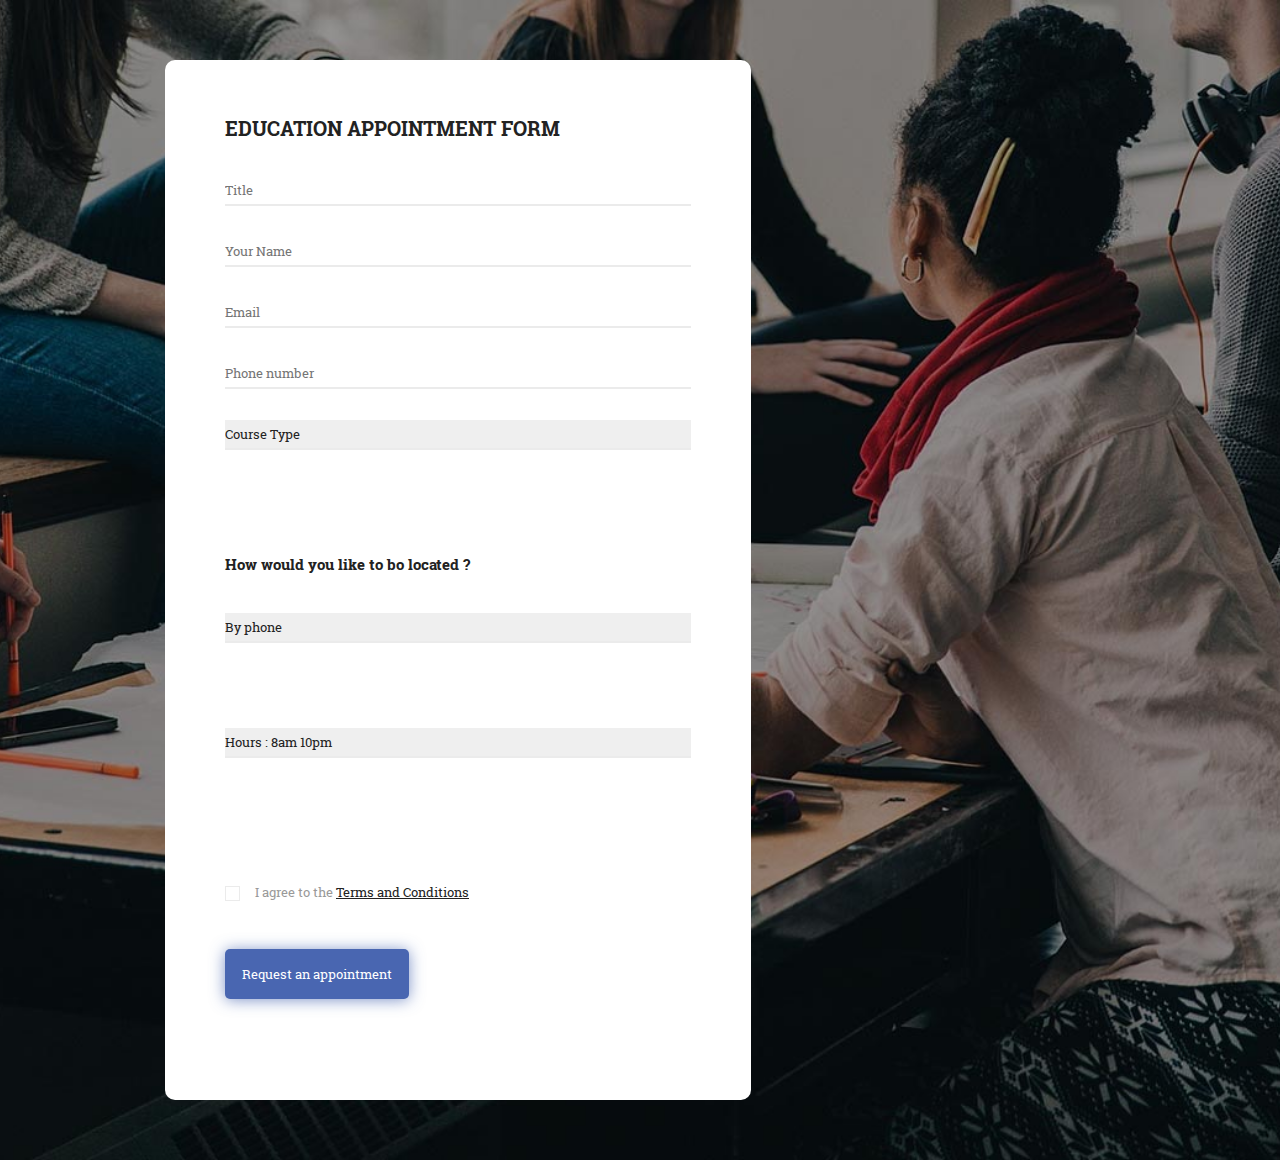
<file: PHP/14Project/Tempalte/colorlib-regform-12/index.html>
<!DOCTYPE html>
<html lang="en">
<head>
    <meta charset="UTF-8">
    <meta name="viewport" content="width=device-width, initial-scale=1.0">
    <meta http-equiv="X-UA-Compatible" content="ie=edge">
    <title>Sign Up Form by Colorlib</title>

    <!-- Font Icon -->
    <link rel="stylesheet" href="fonts/material-icon/css/material-design-iconic-font.min.css">

    <!-- Main css -->
    <link rel="stylesheet" href="css/style.css">
</head>
<body>

    <div class="main">

        <div class="container">
            <form method="POST" class="appointment-form" id="appointment-form">
                <h2>education appointment form</h2>
                <div class="form-group-1">
                    <input type="text" name="title" id="title" placeholder="Title" required />
                    <input type="text" name="name" id="name" placeholder="Your Name" required />
                    <input type="email" name="email" id="email" placeholder="Email" required />
                    <input type="number" name="phone_number" id="phone_number" placeholder="Phone number" required />
                    <div class="select-list">
                        <select name="course_type" id="course_type">
                            <option slected value="">Course Type</option>
                            <option value="society">Society</option>
                            <option value="language">Language</option>
                        </select>
                    </div>
                </div>
                <div class="form-group-2">
                    <h3>How would you like to bo located ?</h3>
                    <div class="select-list">
                        <select name="confirm_type" id="confirm_type">
                            <option seleected value="">By phone</option>
                            <option value="by_email">By email</option>
                        </select>
                    </div>
                    <div class="select-list">
                        <select name="hour_appointment" id="hour_appointment">
                            <option seleected value="">Hours : 8am 10pm</option>
                            <option value="9h-11h">Hours : 9am 11pm</option>
                        </select>
                    </div>
                </div>
                <div class="form-check">
                    <input type="checkbox" name="agree-term" id="agree-term" class="agree-term" />
                    <label for="agree-term" class="label-agree-term"><span><span></span></span>I agree to the  <a href="#" class="term-service">Terms and Conditions</a></label>
                </div>
                <div class="form-submit">
                    <input type="submit" name="submit" id="submit" class="submit" value="Request an appointment" />
                </div>
            </form>
        </div>

    </div>

    <!-- JS -->
    <!-- <script src="vendor/jquery/jquery.min.js"></script>
    <script src="js/main.js"></script> -->
</body><!-- This templates was made by Colorlib (https://colorlib.com) -->
</html>
</file>
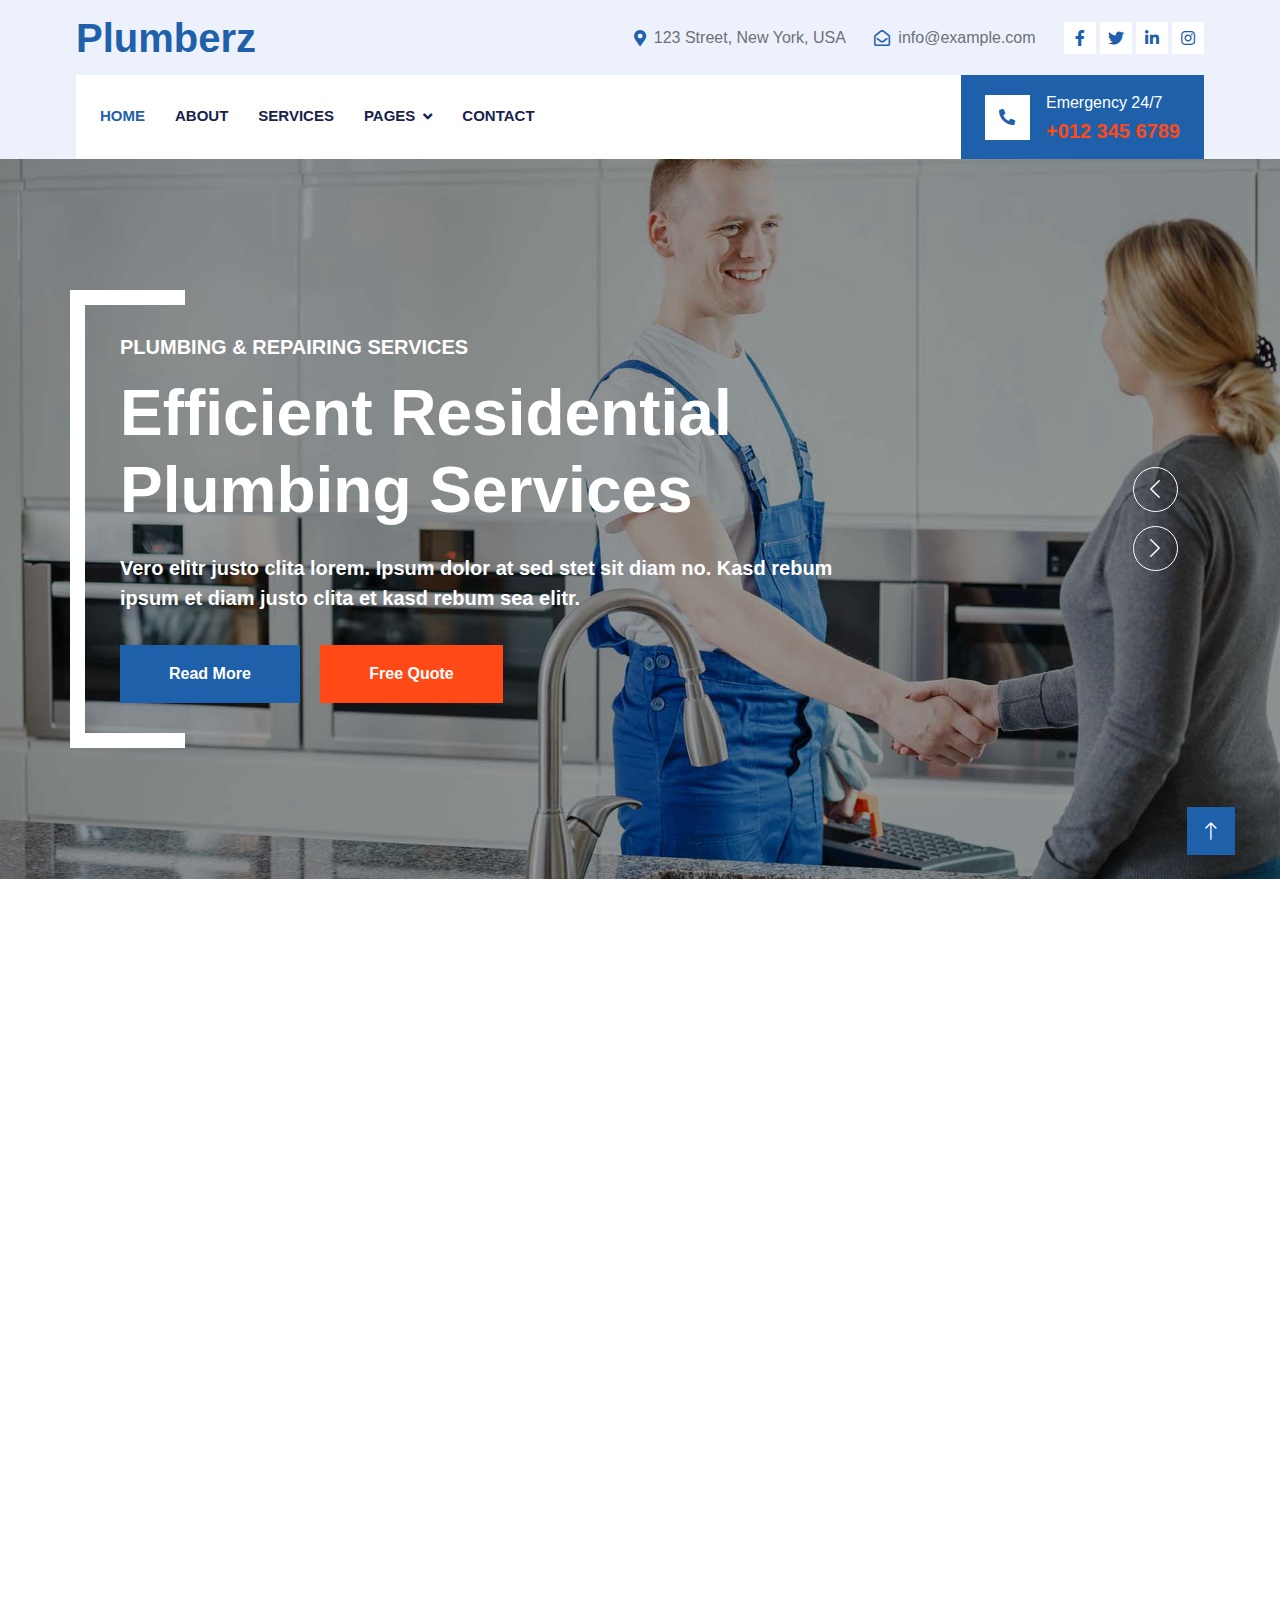
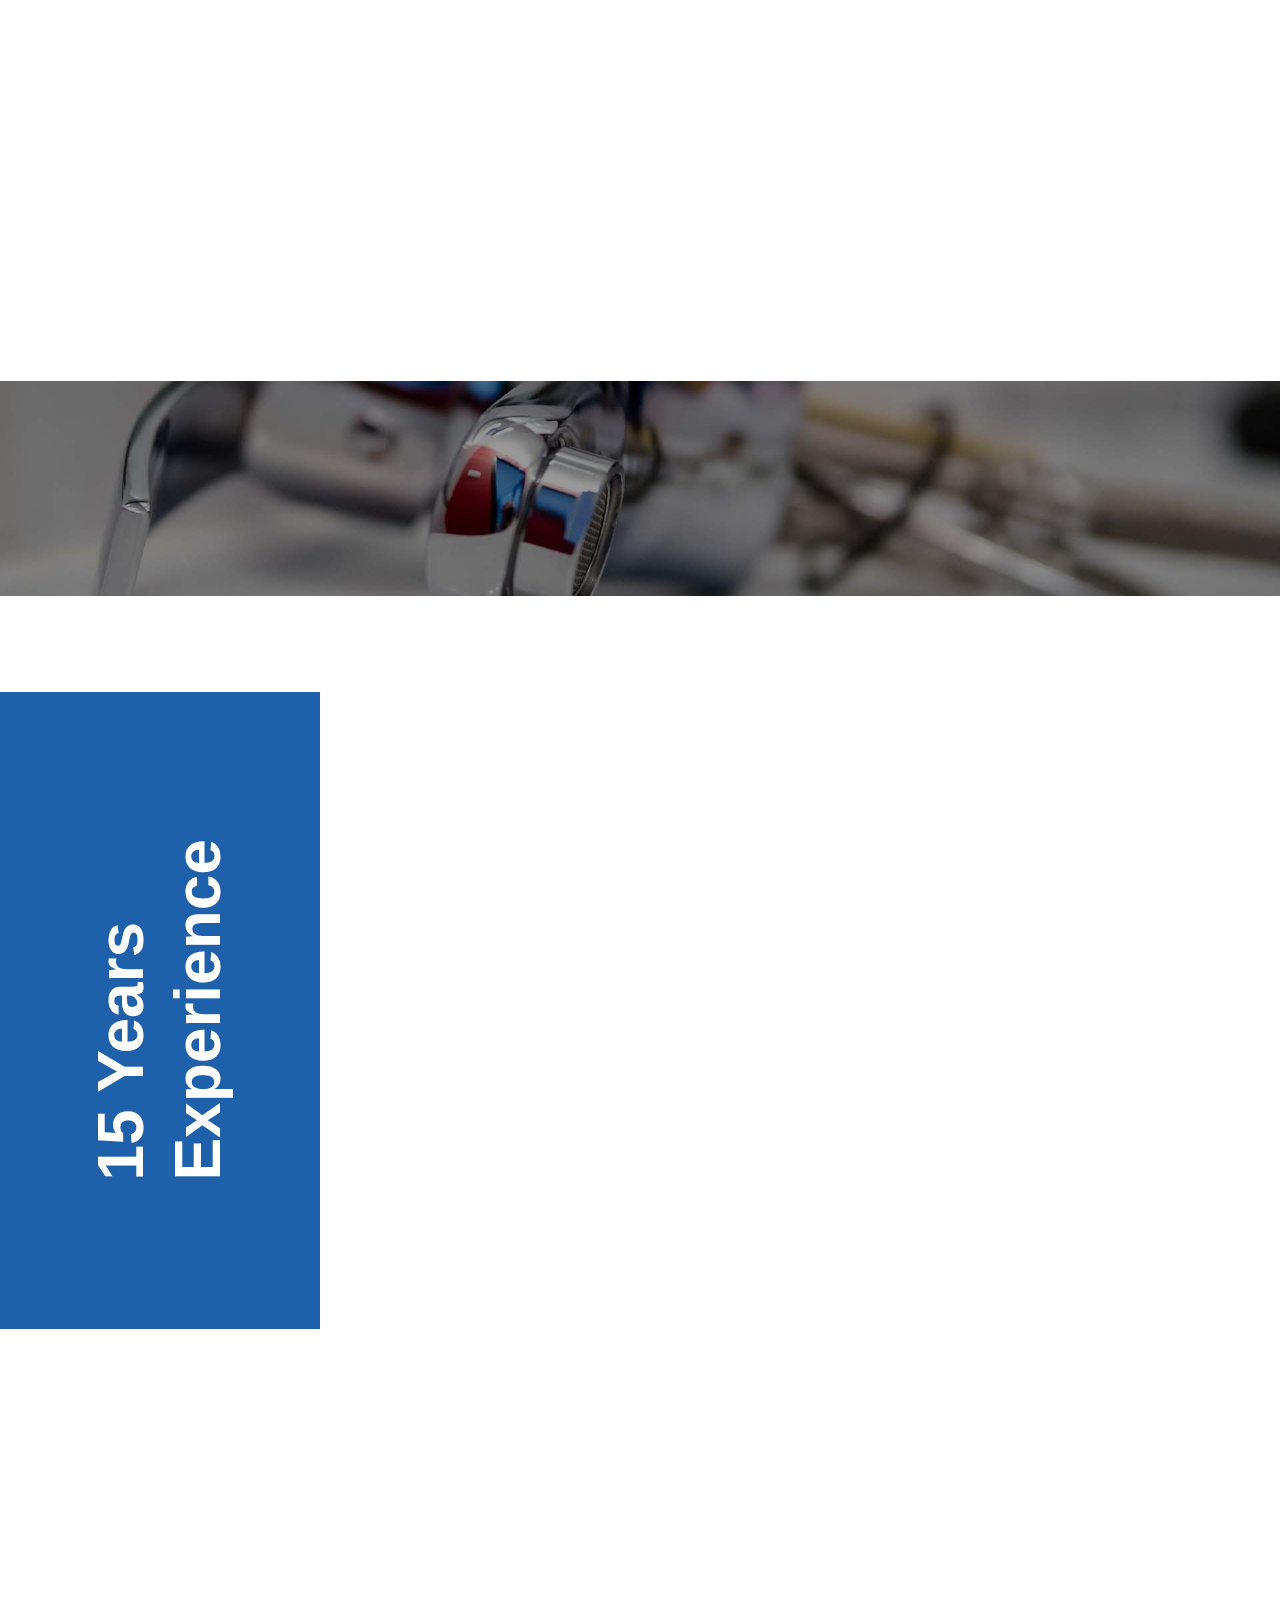
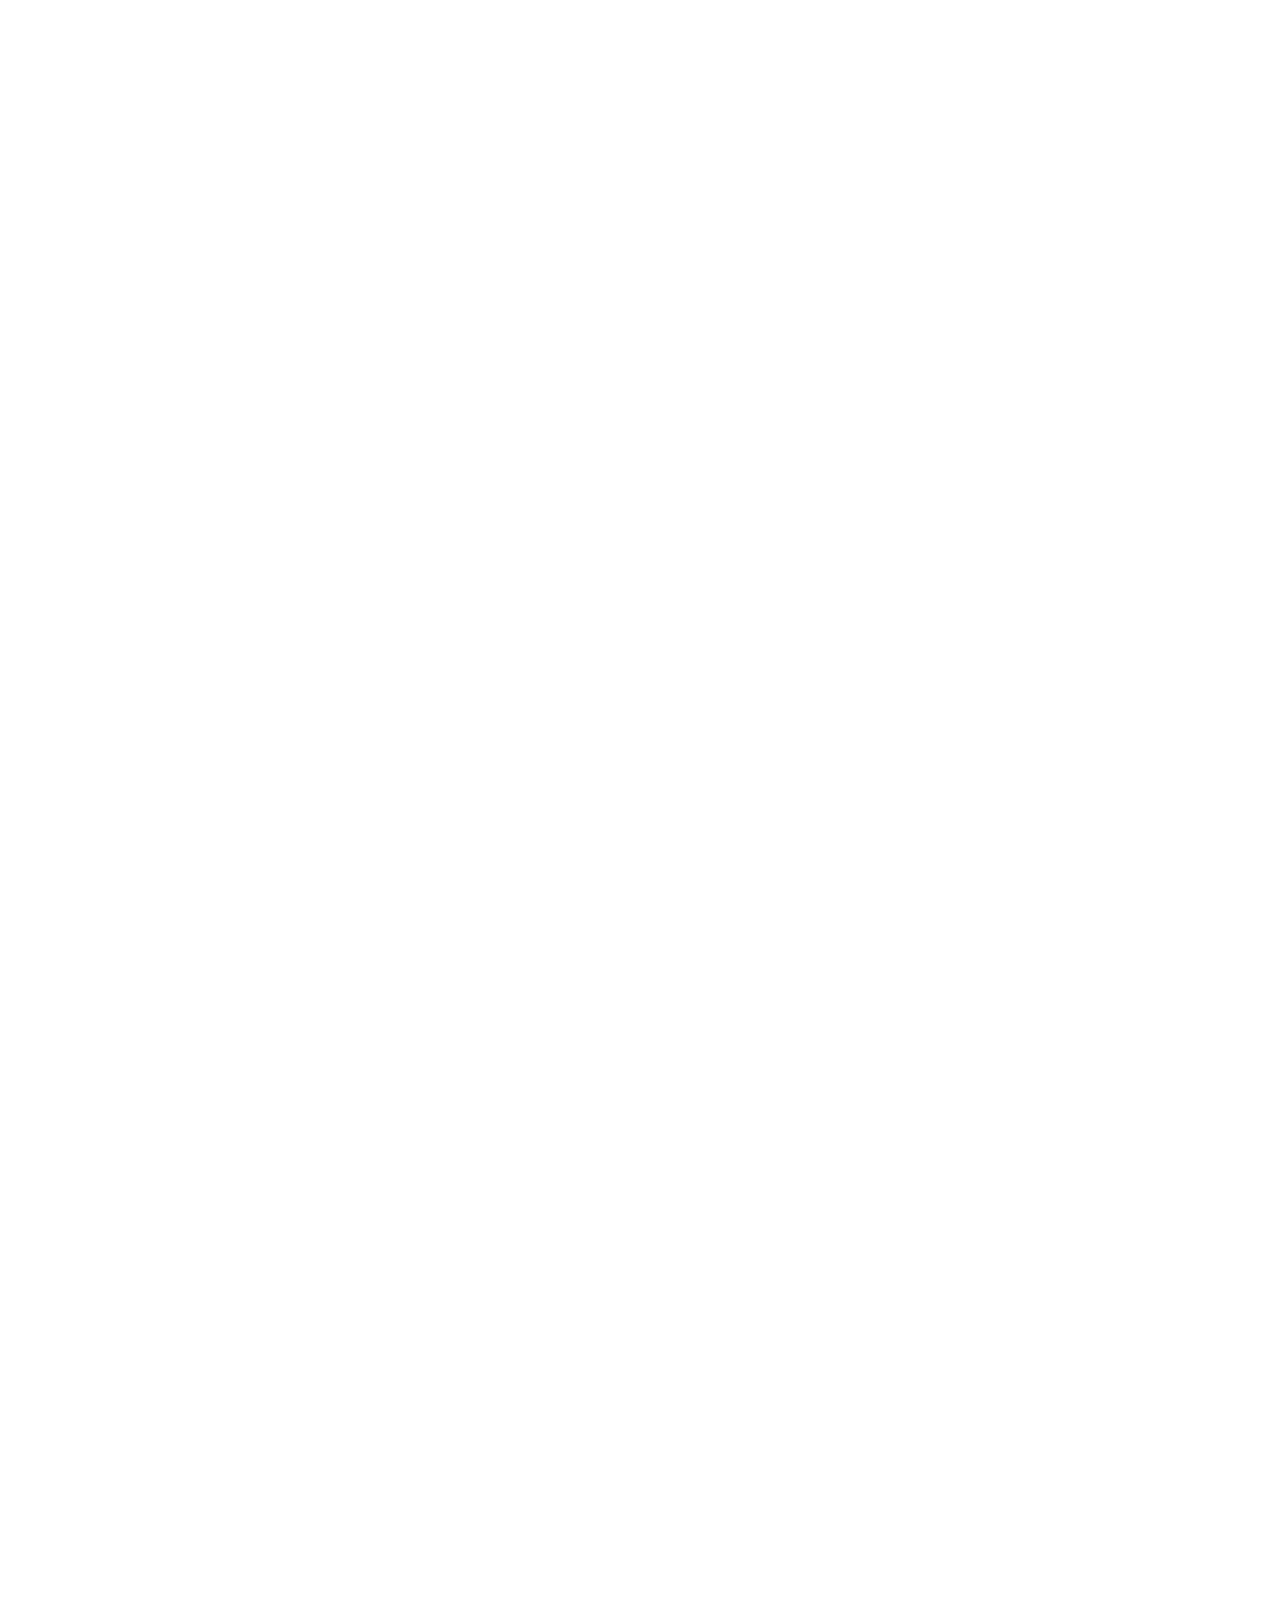
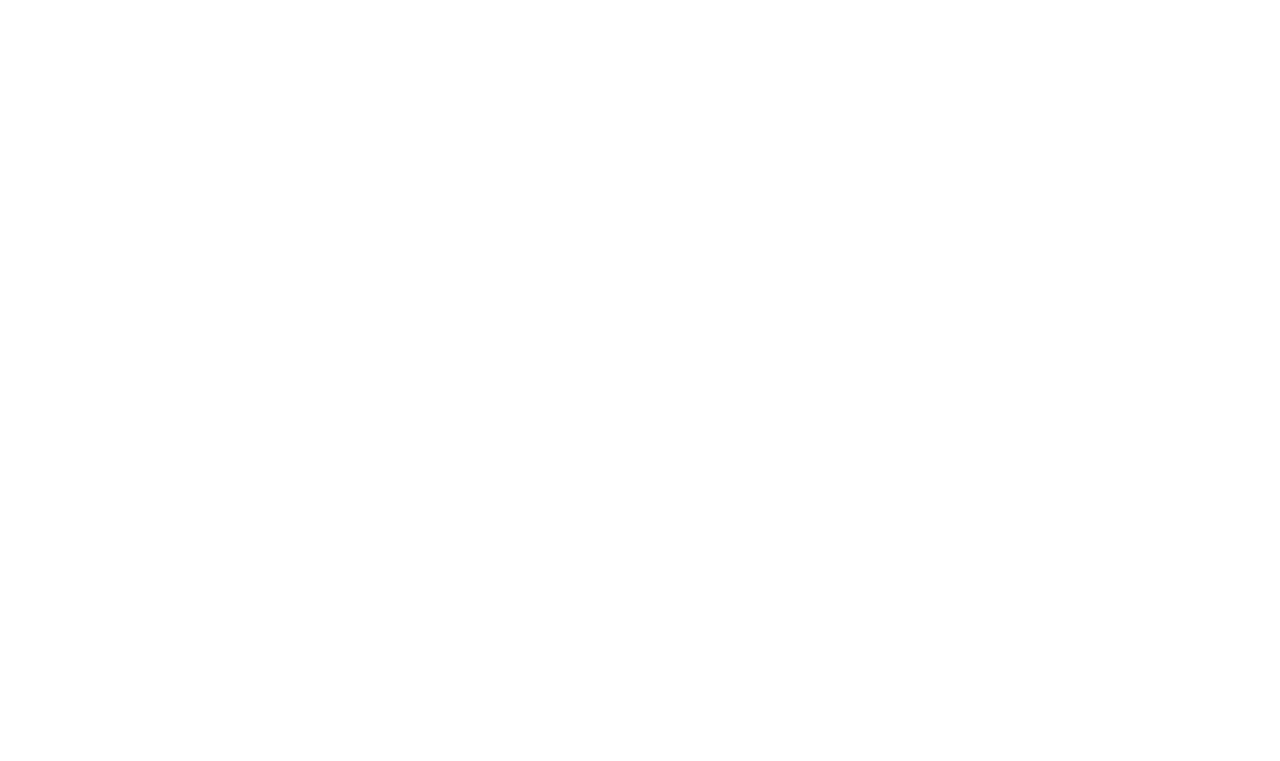
<file: PHP/MVCRev/Template/free-plumbing-website-template/index.html>
<!DOCTYPE html>
<html lang="en">

<head>
    <meta charset="utf-8">
    <title>Plumberz - Free Plumbing Website Template</title>
    <meta content="width=device-width, initial-scale=1.0" name="viewport">
    <meta content="" name="keywords">
    <meta content="" name="description">

    <!-- Favicon -->
    <link href="img/favicon.ico" rel="icon">

    <!-- Google Web Fonts -->
    <!-- <link rel="preconnect" href="https://fonts.googleapis.com">
    <link rel="preconnect" href="https://fonts.gstatic.com" crossorigin>
    <link href="https://fonts.googleapis.com/css2?family=Inter:wght@400;600&family=Roboto:wght@500;700&display=swap" rel="stylesheet"> -->

    <!-- Icon Font Stylesheet -->
    <link href="https://cdnjs.cloudflare.com/ajax/libs/font-awesome/5.10.0/css/all.min.css" rel="stylesheet">
    <link href="https://cdn.jsdelivr.net/npm/bootstrap-icons@1.4.1/font/bootstrap-icons.css" rel="stylesheet">

    <!-- Libraries Stylesheet -->
    <link href="lib/animate/animate.min.css" rel="stylesheet">
    <link href="lib/owlcarousel/assets/owl.carousel.min.css" rel="stylesheet">
    <link href="lib/tempusdominus/css/tempusdominus-bootstrap-4.min.css" rel="stylesheet" />

    <!-- Customized Bootstrap Stylesheet -->
    <link href="css/bootstrap.min.css" rel="stylesheet">

    <!-- Template Stylesheet -->
    <link href="css/style.css" rel="stylesheet">
</head>

<body>
    <!-- Spinner Start -->
    <div id="spinner" class="show bg-white position-fixed translate-middle w-100 vh-100 top-50 start-50 d-flex align-items-center justify-content-center">
        <div class="spinner-border text-primary" style="width: 3rem; height: 3rem;" role="status">
            <span class="sr-only">Loading...</span>
        </div>
    </div>
    <!-- Spinner End -->


    <!-- Topbar Start -->
    <div class="container-fluid bg-light d-none d-lg-block">
        <div class="row align-items-center top-bar">
            <div class="col-lg-3 col-md-12 text-center text-lg-start">
                <a href="" class="navbar-brand m-0 p-0">
                    <h1 class="text-primary m-0">Plumberz</h1>
                </a>
            </div>
            <div class="col-lg-9 col-md-12 text-end">
                <div class="h-100 d-inline-flex align-items-center me-4">
                    <i class="fa fa-map-marker-alt text-primary me-2"></i>
                    <p class="m-0">123 Street, New York, USA</p>
                </div>
                <div class="h-100 d-inline-flex align-items-center me-4">
                    <i class="far fa-envelope-open text-primary me-2"></i>
                    <p class="m-0">info@example.com</p>
                </div>
                <div class="h-100 d-inline-flex align-items-center">
                    <a class="btn btn-sm-square bg-white text-primary me-1" href=""><i class="fab fa-facebook-f"></i></a>
                    <a class="btn btn-sm-square bg-white text-primary me-1" href=""><i class="fab fa-twitter"></i></a>
                    <a class="btn btn-sm-square bg-white text-primary me-1" href=""><i class="fab fa-linkedin-in"></i></a>
                    <a class="btn btn-sm-square bg-white text-primary me-0" href=""><i class="fab fa-instagram"></i></a>
                </div>
            </div>
        </div>
    </div>
    <!-- Topbar End -->


    <!-- Navbar Start -->
    <div class="container-fluid nav-bar bg-light">
        <nav class="navbar navbar-expand-lg navbar-light bg-white p-3 py-lg-0 px-lg-4">
            <a href="" class="navbar-brand d-flex align-items-center m-0 p-0 d-lg-none">
                <h1 class="text-primary m-0">Plumberz</h1>
            </a>
            <button class="navbar-toggler" type="button" data-bs-toggle="collapse" data-bs-target="#navbarCollapse">
                <span class="fa fa-bars"></span>
            </button>
            <div class="collapse navbar-collapse" id="navbarCollapse">
                <div class="navbar-nav me-auto">
                    <a href="index.html" class="nav-item nav-link active">Home</a>
                    <a href="about.html" class="nav-item nav-link">About</a>
                    <a href="service.html" class="nav-item nav-link">Services</a>
                    <div class="nav-item dropdown">
                        <a href="#" class="nav-link dropdown-toggle" data-bs-toggle="dropdown">Pages</a>
                        <div class="dropdown-menu fade-up m-0">
                            <a href="booking.html" class="dropdown-item">Booking</a>
                            <a href="team.html" class="dropdown-item">Technicians</a>
                            <a href="testimonial.html" class="dropdown-item">Testimonial</a>
                            <a href="404.html" class="dropdown-item">404 Page</a>
                        </div>
                    </div>
                    <a href="contact.html" class="nav-item nav-link">Contact</a>
                </div>
                <div class="mt-4 mt-lg-0 me-lg-n4 py-3 px-4 bg-primary d-flex align-items-center">
                    <div class="d-flex flex-shrink-0 align-items-center justify-content-center bg-white" style="width: 45px; height: 45px;">
                        <i class="fa fa-phone-alt text-primary"></i>
                    </div>
                    <div class="ms-3">
                        <p class="mb-1 text-white">Emergency 24/7</p>
                        <h5 class="m-0 text-secondary">+012 345 6789</h5>
                    </div>
                </div>
            </div>
        </nav>
    </div>
    <!-- Navbar End -->


    <!-- Carousel Start -->
    <div class="container-fluid p-0 mb-5">
        <div class="owl-carousel header-carousel position-relative">
            <div class="owl-carousel-item position-relative">
                <img class="img-fluid" src="img/carousel-1.jpg" alt="">
                <div class="position-absolute top-0 start-0 w-100 h-100 d-flex align-items-center" style="background: rgba(0, 0, 0, .4);">
                    <div class="container">
                        <div class="row justify-content-start">
                            <div class="col-10 col-lg-8">
                                <h5 class="text-white text-uppercase mb-3 animated slideInDown">Plumbing & Repairing Services</h5>
                                <h1 class="display-3 text-white animated slideInDown mb-4">Efficient Residential Plumbing Services</h1>
                                <p class="fs-5 fw-medium text-white mb-4 pb-2">Vero elitr justo clita lorem. Ipsum dolor at sed stet sit diam no. Kasd rebum ipsum et diam justo clita et kasd rebum sea elitr.</p>
                                <a href="" class="btn btn-primary py-md-3 px-md-5 me-3 animated slideInLeft">Read More</a>
                                <a href="" class="btn btn-secondary py-md-3 px-md-5 animated slideInRight">Free Quote</a>
                            </div>
                        </div>
                    </div>
                </div>
            </div>
            <div class="owl-carousel-item position-relative">
                <img class="img-fluid" src="img/carousel-2.jpg" alt="">
                <div class="position-absolute top-0 start-0 w-100 h-100 d-flex align-items-center" style="background: rgba(0, 0, 0, .4);">
                    <div class="container">
                        <div class="row justify-content-start">
                            <div class="col-10 col-lg-8">
                                <h5 class="text-white text-uppercase mb-3 animated slideInDown">Plumbing & Repairing Services</h5>
                                <h1 class="display-3 text-white animated slideInDown mb-4">Efficient Commercial Plumbing Services</h1>
                                <p class="fs-5 fw-medium text-white mb-4 pb-2">Vero elitr justo clita lorem. Ipsum dolor at sed stet sit diam no. Kasd rebum ipsum et diam justo clita et kasd rebum sea elitr.</p>
                                <a href="" class="btn btn-primary py-md-3 px-md-5 me-3 animated slideInLeft">Read More</a>
                                <a href="" class="btn btn-secondary py-md-3 px-md-5 animated slideInRight">Free Quote</a>
                            </div>
                        </div>
                    </div>
                </div>
            </div>
        </div>
    </div>
    <!-- Carousel End -->


    <!-- Service Start -->
    <div class="container-xxl py-5">
        <div class="container">
            <div class="row g-4">
                <div class="col-lg-4 col-md-6 service-item-top wow fadeInUp" data-wow-delay="0.1s">
                    <div class="overflow-hidden">
                        <img class="img-fluid w-100 h-100" src="img/service-1.jpg" alt="">
                    </div>
                    <div class="d-flex align-items-center justify-content-between bg-light p-4">
                        <h5 class="text-truncate me-3 mb-0">Residential Plumbing</h5>
                        <a class="btn btn-square btn-outline-primary border-2 border-white flex-shrink-0" href=""><i class="fa fa-arrow-right"></i></a>
                    </div>
                </div>
                <div class="col-lg-4 col-md-6 service-item-top wow fadeInUp" data-wow-delay="0.3s">
                    <div class="overflow-hidden">
                        <img class="img-fluid w-100 h-100" src="img/service-2.jpg" alt="">
                    </div>
                    <div class="d-flex align-items-center justify-content-between bg-light p-4">
                        <h5 class="text-truncate me-3 mb-0">Commercial Plumbing</h5>
                        <a class="btn btn-square btn-outline-primary border-2 border-white flex-shrink-0" href=""><i class="fa fa-arrow-right"></i></a>
                    </div>
                </div>
                <div class="col-lg-4 col-md-6 service-item-top wow fadeInUp" data-wow-delay="0.5s">
                    <div class="overflow-hidden">
                        <img class="img-fluid w-100 h-100" src="img/service-3.jpg" alt="">
                    </div>
                    <div class="d-flex align-items-center justify-content-between bg-light p-4">
                        <h5 class="text-truncate me-3 mb-0">Emergency Servicing</h5>
                        <a class="btn btn-square btn-outline-primary border-2 border-white flex-shrink-0" href=""><i class="fa fa-arrow-right"></i></a>
                    </div>
                </div>
            </div>
        </div>
    </div>
    <!-- Service End -->


    <!-- About Start -->
    <div class="container-xxl py-5">
        <div class="container">
            <div class="row g-5">
                <div class="col-lg-6 wow fadeInUp" data-wow-delay="0.1s">
                    <h6 class="text-secondary text-uppercase">About Us</h6>
                    <h1 class="mb-4">We Are Trusted Plumbing Company Since 1990</h1>
                    <p class="mb-4">Tempor erat elitr rebum at clita. Diam dolor diam ipsum sit. Aliqu diam amet diam et eos. Clita erat ipsum et lorem et sit, sed stet lorem sit clita duo justo magna dolore erat amet</p>
                    <p class="fw-medium text-primary"><i class="fa fa-check text-success me-3"></i>Residential & commercial plumbing</p>
                    <p class="fw-medium text-primary"><i class="fa fa-check text-success me-3"></i>Quality services at affordable prices</p>
                    <p class="fw-medium text-primary"><i class="fa fa-check text-success me-3"></i>Immediate 24/ 7 emergency services</p>
                    <div class="bg-primary d-flex align-items-center p-4 mt-5">
                        <div class="d-flex flex-shrink-0 align-items-center justify-content-center bg-white" style="width: 60px; height: 60px;">
                            <i class="fa fa-phone-alt fa-2x text-primary"></i>
                        </div>
                        <div class="ms-3">
                            <p class="fs-5 fw-medium mb-2 text-white">Emergency 24/7</p>
                            <h3 class="m-0 text-secondary">+012 345 6789</h3>
                        </div>
                    </div>
                </div>
                <div class="col-lg-6 pt-4" style="min-height: 500px;">
                    <div class="position-relative h-100 wow fadeInUp" data-wow-delay="0.5s">
                        <img class="position-absolute img-fluid w-100 h-100" src="img/about-1.jpg" style="object-fit: cover; padding: 0 0 50px 100px;" alt="">
                        <img class="position-absolute start-0 bottom-0 img-fluid bg-white pt-2 pe-2 w-50 h-50" src="img/about-2.jpg" style="object-fit: cover;" alt="">
                    </div>
                </div>
            </div>
        </div>
    </div>
    <!-- About End -->


    <!-- Fact Start -->
    <div class="container-fluid fact bg-dark my-5 py-5">
        <div class="container">
            <div class="row g-4">
                <div class="col-md-6 col-lg-3 text-center wow fadeIn" data-wow-delay="0.1s">
                    <i class="fa fa-check fa-2x text-white mb-3"></i>
                    <h2 class="text-white mb-2" data-toggle="counter-up">1234</h2>
                    <p class="text-white mb-0">Years Experience</p>
                </div>
                <div class="col-md-6 col-lg-3 text-center wow fadeIn" data-wow-delay="0.3s">
                    <i class="fa fa-users-cog fa-2x text-white mb-3"></i>
                    <h2 class="text-white mb-2" data-toggle="counter-up">1234</h2>
                    <p class="text-white mb-0">Expert Technicians</p>
                </div>
                <div class="col-md-6 col-lg-3 text-center wow fadeIn" data-wow-delay="0.5s">
                    <i class="fa fa-users fa-2x text-white mb-3"></i>
                    <h2 class="text-white mb-2" data-toggle="counter-up">1234</h2>
                    <p class="text-white mb-0">Satisfied Clients</p>
                </div>
                <div class="col-md-6 col-lg-3 text-center wow fadeIn" data-wow-delay="0.7s">
                    <i class="fa fa-wrench fa-2x text-white mb-3"></i>
                    <h2 class="text-white mb-2" data-toggle="counter-up">1234</h2>
                    <p class="text-white mb-0">Compleate Projects</p>
                </div>
            </div>
        </div>
    </div>
    <!-- Fact End -->


    <!-- Service Start -->
    <div class="container-fluid py-5 px-4 px-lg-0">
        <div class="row g-0">
            <div class="col-lg-3 d-none d-lg-flex">
                <div class="d-flex align-items-center justify-content-center bg-primary w-100 h-100">
                    <h1 class="display-3 text-white m-0" style="transform: rotate(-90deg);">15 Years Experience</h1>
                </div>
            </div>
            <div class="col-md-12 col-lg-9">
                <div class="ms-lg-5 ps-lg-5">
                    <div class="text-center text-lg-start wow fadeInUp" data-wow-delay="0.1s">
                        <h6 class="text-secondary text-uppercase">Our Services</h6>
                        <h1 class="mb-5">Explore Our Services</h1>
                    </div>
                    <div class="owl-carousel service-carousel position-relative wow fadeInUp" data-wow-delay="0.1s">
                        <div class="bg-light p-4">
                            <div class="d-flex align-items-center justify-content-center border border-5 border-white mb-4" style="width: 75px; height: 75px;">
                                <i class="fa fa-water fa-2x text-primary"></i>
                            </div>
                            <h4 class="mb-3">Drain Repair</h4>
                            <p>Stet stet justo dolor sed duo. Ut clita sea sit ipsum diam lorem diam justo.</p>
                            <p class="text-primary fw-medium"><i class="fa fa-check text-success me-2"></i>Quality Service</p>
                            <p class="text-primary fw-medium"><i class="fa fa-check text-success me-2"></i>Customer Satisfaction</p>
                            <p class="text-primary fw-medium"><i class="fa fa-check text-success me-2"></i>Support 24/7</p>
                            <a href="" class="btn bg-white text-primary w-100 mt-2">Read More<i class="fa fa-arrow-right text-secondary ms-2"></i></a>
                        </div>
                        <div class="bg-light p-4">
                            <div class="d-flex align-items-center justify-content-center border border-5 border-white mb-4" style="width: 75px; height: 75px;">
                                <i class="fa fa-toilet fa-2x text-primary"></i>
                            </div>
                            <h4 class="mb-3">Toilet Pipe Repair</h4>
                            <p>Stet stet justo dolor sed duo. Ut clita sea sit ipsum diam lorem diam justo.</p>
                            <p class="text-primary fw-medium"><i class="fa fa-check text-success me-2"></i>Quality Service</p>
                            <p class="text-primary fw-medium"><i class="fa fa-check text-success me-2"></i>Customer Satisfaction</p>
                            <p class="text-primary fw-medium"><i class="fa fa-check text-success me-2"></i>Support 24/7</p>
                            <a href="" class="btn bg-white text-primary w-100 mt-2">Read More<i class="fa fa-arrow-right text-secondary ms-2"></i></a>
                        </div>
                        <div class="bg-light p-4">
                            <div class="d-flex align-items-center justify-content-center border border-5 border-white mb-4" style="width: 75px; height: 75px;">
                                <i class="fa fa-shower fa-2x text-primary"></i>
                            </div>
                            <h4 class="mb-3">Sewer Line Repair</h4>
                            <p>Stet stet justo dolor sed duo. Ut clita sea sit ipsum diam lorem diam justo.</p>
                            <p class="text-primary fw-medium"><i class="fa fa-check text-success me-2"></i>Quality Service</p>
                            <p class="text-primary fw-medium"><i class="fa fa-check text-success me-2"></i>Customer Satisfaction</p>
                            <p class="text-primary fw-medium"><i class="fa fa-check text-success me-2"></i>Support 24/7</p>
                            <a href="" class="btn bg-white text-primary w-100 mt-2">Read More<i class="fa fa-arrow-right text-secondary ms-2"></i></a>
                        </div>
                        <div class="bg-light p-4">
                            <div class="d-flex align-items-center justify-content-center border border-5 border-white mb-4" style="width: 75px; height: 75px;">
                                <i class="fa fa-tint fa-2x text-primary"></i>
                            </div>
                            <h4 class="mb-3">Water Heater Repair</h4>
                            <p>Stet stet justo dolor sed duo. Ut clita sea sit ipsum diam lorem diam justo.</p>
                            <p class="text-primary fw-medium"><i class="fa fa-check text-success me-2"></i>Quality Service</p>
                            <p class="text-primary fw-medium"><i class="fa fa-check text-success me-2"></i>Customer Satisfaction</p>
                            <p class="text-primary fw-medium"><i class="fa fa-check text-success me-2"></i>Support 24/7</p>
                            <a href="" class="btn bg-white text-primary w-100 mt-2">Read More<i class="fa fa-arrow-right text-secondary ms-2"></i></a>
                        </div>
                    </div>
                </div>
            </div>
        </div>
    </div>
    <!-- Service End -->


    <!-- Booking Start -->
    <div class="container-fluid my-5 px-0">
        <div class="video wow fadeInUp" data-wow-delay="0.1s">
            <button type="button" class="btn-play" data-bs-toggle="modal" data-src="https://www.youtube.com/embed/DWRcNpR6Kdc" data-bs-target="#videoModal">
                <span></span>
            </button>

            <div class="modal fade" id="videoModal" tabindex="-1" aria-labelledby="exampleModalLabel" aria-hidden="true">
                <div class="modal-dialog">
                    <div class="modal-content rounded-0">
                        <div class="modal-header">
                            <h5 class="modal-title" id="exampleModalLabel">Youtube Video</h5>
                            <button type="button" class="btn-close" data-bs-dismiss="modal" aria-label="Close"></button>
                        </div>
                        <div class="modal-body">
                            <!-- 16:9 aspect ratio -->
                            <div class="ratio ratio-16x9">
                                <iframe class="embed-responsive-item" src="" id="video" allowfullscreen allowscriptaccess="always"
                                    allow="autoplay"></iframe>
                            </div>
                        </div>
                    </div>
                </div>
            </div>

            <h1 class="text-white mb-4">Emergency Plumbing Service</h1>
            <h3 class="text-white mb-0">24 Hours 7 Days a Week</h3>
        </div>
        <div class="container position-relative wow fadeInUp" data-wow-delay="0.1s" style="margin-top: -6rem;">
            <div class="row justify-content-center">
                <div class="col-lg-8">
                    <div class="bg-light text-center p-5">
                        <h1 class="mb-4">Book For A Service</h1>
                        <form>
                            <div class="row g-3">
                                <div class="col-12 col-sm-6">
                                    <input type="text" class="form-control border-0" placeholder="Your Name" style="height: 55px;">
                                </div>
                                <div class="col-12 col-sm-6">
                                    <input type="email" class="form-control border-0" placeholder="Your Email" style="height: 55px;">
                                </div>
                                <div class="col-12 col-sm-6">
                                    <select class="form-select border-0" style="height: 55px;">
                                        <option selected>Select A Service</option>
                                        <option value="1">Service 1</option>
                                        <option value="2">Service 2</option>
                                        <option value="3">Service 3</option>
                                    </select>
                                </div>
                                <div class="col-12 col-sm-6">
                                    <div class="date" id="date1" data-target-input="nearest">
                                        <input type="text"
                                            class="form-control border-0 datetimepicker-input"
                                            placeholder="Service Date" data-target="#date1" data-toggle="datetimepicker" style="height: 55px;">
                                    </div>
                                </div>
                                <div class="col-12">
                                    <textarea class="form-control border-0" placeholder="Special Request"></textarea>
                                </div>
                                <div class="col-12">
                                    <button class="btn btn-primary w-100 py-3" type="submit">Book Now</button>
                                </div>
                            </div>
                        </form>
                    </div>
                </div>
            </div>
        </div>
    </div>
    <!-- Booking End -->


    <!-- Team Start -->
    <div class="container-xxl py-5">
        <div class="container">
            <div class="text-center wow fadeInUp" data-wow-delay="0.1s">
                <h6 class="text-secondary text-uppercase">Our Technicians</h6>
                <h1 class="mb-5">Our Expert Technicians</h1>
            </div>
            <div class="row g-4">
                <div class="col-lg-3 col-md-6 wow fadeInUp" data-wow-delay="0.1s">
                    <div class="team-item">
                        <div class="position-relative overflow-hidden">
                            <img class="img-fluid" src="img/team-1.jpg" alt="">
                        </div>
                        <div class="team-text">
                            <div class="bg-light">
                                <h5 class="fw-bold mb-0">Full Name</h5>
                                <small>Designation</small>
                            </div>
                            <div class="bg-primary">
                                <a class="btn btn-square mx-1" href=""><i class="fab fa-facebook-f"></i></a>
                                <a class="btn btn-square mx-1" href=""><i class="fab fa-twitter"></i></a>
                                <a class="btn btn-square mx-1" href=""><i class="fab fa-instagram"></i></a>
                            </div>
                        </div>
                    </div>
                </div>
                <div class="col-lg-3 col-md-6 wow fadeInUp" data-wow-delay="0.3s">
                    <div class="team-item">
                        <div class="position-relative overflow-hidden">
                            <img class="img-fluid" src="img/team-2.jpg" alt="">
                        </div>
                        <div class="team-text">
                            <div class="bg-light">
                                <h5 class="fw-bold mb-0">Full Name</h5>
                                <small>Designation</small>
                            </div>
                            <div class="bg-primary">
                                <a class="btn btn-square mx-1" href=""><i class="fab fa-facebook-f"></i></a>
                                <a class="btn btn-square mx-1" href=""><i class="fab fa-twitter"></i></a>
                                <a class="btn btn-square mx-1" href=""><i class="fab fa-instagram"></i></a>
                            </div>
                        </div>
                    </div>
                </div>
                <div class="col-lg-3 col-md-6 wow fadeInUp" data-wow-delay="0.5s">
                    <div class="team-item">
                        <div class="position-relative overflow-hidden">
                            <img class="img-fluid" src="img/team-3.jpg" alt="">
                        </div>
                        <div class="team-text">
                            <div class="bg-light">
                                <h5 class="fw-bold mb-0">Full Name</h5>
                                <small>Designation</small>
                            </div>
                            <div class="bg-primary">
                                <a class="btn btn-square mx-1" href=""><i class="fab fa-facebook-f"></i></a>
                                <a class="btn btn-square mx-1" href=""><i class="fab fa-twitter"></i></a>
                                <a class="btn btn-square mx-1" href=""><i class="fab fa-instagram"></i></a>
                            </div>
                        </div>
                    </div>
                </div>
                <div class="col-lg-3 col-md-6 wow fadeInUp" data-wow-delay="0.7s">
                    <div class="team-item">
                        <div class="position-relative overflow-hidden">
                            <img class="img-fluid" src="img/team-4.jpg" alt="">
                        </div>
                        <div class="team-text">
                            <div class="bg-light">
                                <h5 class="fw-bold mb-0">Full Name</h5>
                                <small>Designation</small>
                            </div>
                            <div class="bg-primary">
                                <a class="btn btn-square mx-1" href=""><i class="fab fa-facebook-f"></i></a>
                                <a class="btn btn-square mx-1" href=""><i class="fab fa-twitter"></i></a>
                                <a class="btn btn-square mx-1" href=""><i class="fab fa-instagram"></i></a>
                            </div>
                        </div>
                    </div>
                </div>
            </div>
        </div>
    </div>
    <!-- Team End -->


    <!-- Testimonial Start -->
    <div class="container-xxl py-5 wow fadeInUp" data-wow-delay="0.1s">
        <div class="container">
            <div class="text-center">
                <h6 class="text-secondary text-uppercase">Testimonial</h6>
                <h1 class="mb-5">Our Clients Say!</h1>
            </div>
            <div class="owl-carousel testimonial-carousel position-relative wow fadeInUp" data-wow-delay="0.1s">
                <div class="testimonial-item text-center">
                    <div class="testimonial-text bg-light text-center p-4 mb-4">
                        <p class="mb-0">Tempor erat elitr rebum at clita. Diam dolor diam ipsum sit diam amet diam et eos. Clita erat ipsum et lorem et sit.</p>
                    </div>
                    <img class="bg-light rounded-circle p-2 mx-auto mb-2" src="img/testimonial-1.jpg" style="width: 80px; height: 80px;">
                    <div class="mb-2">
                        <small class="fa fa-star text-secondary"></small>
                        <small class="fa fa-star text-secondary"></small>
                        <small class="fa fa-star text-secondary"></small>
                        <small class="fa fa-star text-secondary"></small>
                        <small class="fa fa-star text-secondary"></small>
                    </div>
                    <h5 class="mb-1">Client Name</h5>
                    <p class="m-0">Profession</p>
                </div>
                <div class="testimonial-item text-center">
                    <div class="testimonial-text bg-light text-center p-4 mb-4">
                        <p class="mb-0">Tempor erat elitr rebum at clita. Diam dolor diam ipsum sit diam amet diam et eos. Clita erat ipsum et lorem et sit.</p>
                    </div>
                    <img class="bg-light rounded-circle p-2 mx-auto mb-2" src="img/testimonial-2.jpg" style="width: 80px; height: 80px;">
                    <div class="mb-2">
                        <small class="fa fa-star text-secondary"></small>
                        <small class="fa fa-star text-secondary"></small>
                        <small class="fa fa-star text-secondary"></small>
                        <small class="fa fa-star text-secondary"></small>
                        <small class="fa fa-star text-secondary"></small>
                    </div>
                    <h5 class="mb-1">Client Name</h5>
                    <p class="m-0">Profession</p>
                </div>
                <div class="testimonial-item text-center">
                    <div class="testimonial-text bg-light text-center p-4 mb-4">
                        <p class="mb-0">Tempor erat elitr rebum at clita. Diam dolor diam ipsum sit diam amet diam et eos. Clita erat ipsum et lorem et sit.</p>
                    </div>
                    <img class="bg-light rounded-circle p-2 mx-auto mb-2" src="img/testimonial-3.jpg" style="width: 80px; height: 80px;">
                    <div class="mb-2">
                        <small class="fa fa-star text-secondary"></small>
                        <small class="fa fa-star text-secondary"></small>
                        <small class="fa fa-star text-secondary"></small>
                        <small class="fa fa-star text-secondary"></small>
                        <small class="fa fa-star text-secondary"></small>
                    </div>
                    <h5 class="mb-1">Client Name</h5>
                    <p class="m-0">Profession</p>
                </div>
                <div class="testimonial-item text-center">
                    <div class="testimonial-text bg-light text-center p-4 mb-4">
                        <p class="mb-0">Tempor erat elitr rebum at clita. Diam dolor diam ipsum sit diam amet diam et eos. Clita erat ipsum et lorem et sit.</p>
                    </div>
                    <img class="bg-light rounded-circle p-2 mx-auto mb-2" src="img/testimonial-4.jpg" style="width: 80px; height: 80px;">
                    <div class="mb-2">
                        <small class="fa fa-star text-secondary"></small>
                        <small class="fa fa-star text-secondary"></small>
                        <small class="fa fa-star text-secondary"></small>
                        <small class="fa fa-star text-secondary"></small>
                        <small class="fa fa-star text-secondary"></small>
                    </div>
                    <h5 class="mb-1">Client Name</h5>
                    <p class="m-0">Profession</p>
                </div>
            </div>
        </div>
    </div>
    <!-- Testimonial End -->


    <!-- Footer Start -->
    <div class="container-fluid bg-dark text-light footer pt-5 mt-5 wow fadeIn" data-wow-delay="0.1s">
        <div class="container py-5">
            <div class="row g-5">
                <div class="col-lg-3 col-md-6">
                    <h4 class="text-light mb-4">Address</h4>
                    <p class="mb-2"><i class="fa fa-map-marker-alt me-3"></i>123 Street, New York, USA</p>
                    <p class="mb-2"><i class="fa fa-phone-alt me-3"></i>+012 345 67890</p>
                    <p class="mb-2"><i class="fa fa-envelope me-3"></i>info@example.com</p>
                    <div class="d-flex pt-2">
                        <a class="btn btn-outline-light btn-social" href=""><i class="fab fa-twitter"></i></a>
                        <a class="btn btn-outline-light btn-social" href=""><i class="fab fa-facebook-f"></i></a>
                        <a class="btn btn-outline-light btn-social" href=""><i class="fab fa-youtube"></i></a>
                        <a class="btn btn-outline-light btn-social" href=""><i class="fab fa-linkedin-in"></i></a>
                    </div>
                </div>
                <div class="col-lg-3 col-md-6">
                    <h4 class="text-light mb-4">Opening Hours</h4>
                    <h6 class="text-light">Monday - Friday:</h6>
                    <p class="mb-4">09.00 AM - 09.00 PM</p>
                    <h6 class="text-light">Saturday - Sunday:</h6>
                    <p class="mb-0">09.00 AM - 12.00 PM</p>
                </div>
                <div class="col-lg-3 col-md-6">
                    <h4 class="text-light mb-4">Services</h4>
                    <a class="btn btn-link" href="">Drain Cleaning</a>
                    <a class="btn btn-link" href="">Sewer Line</a>
                    <a class="btn btn-link" href="">Water Heating</a>
                    <a class="btn btn-link" href="">Toilet Cleaning</a>
                    <a class="btn btn-link" href="">Broken Pipe</a>
                </div>
                <div class="col-lg-3 col-md-6">
                    <h4 class="text-light mb-4">Newsletter</h4>
                    <p>Dolor amet sit justo amet elitr clita ipsum elitr est.</p>
                    <div class="position-relative mx-auto" style="max-width: 400px;">
                        <input class="form-control border-0 w-100 py-3 ps-4 pe-5" type="text" placeholder="Your email">
                        <button type="button" class="btn btn-primary py-2 position-absolute top-0 end-0 mt-2 me-2">SignUp</button>
                    </div>
                </div>
            </div>
        </div>
        <div class="container">
            <div class="copyright">
                <div class="row">
                    <div class="col-md-6 text-center text-md-start mb-3 mb-md-0">
                        &copy; <a class="border-bottom" href="#">Your Site Name</a>, All Right Reserved.
                    </div>
                    <div class="col-md-6 text-center text-md-end">
                        <!--/*** This template is free as long as you keep the footer author’s credit link/attribution link/backlink. If you'd like to use the template without the footer author’s credit link/attribution link/backlink, you can purchase the Credit Removal License from "https://htmlcodex.com/credit-removal". Thank you for your support. ***/-->
                        Designed By <a class="border-bottom" href="https://htmlcodex.com">HTML Codex</a>
                    </div>
                </div>
            </div>
        </div>
    </div>
    <!-- Footer End -->


    <!-- Back to Top -->
    <a href="#" class="btn btn-lg btn-primary btn-lg-square rounded-0 back-to-top"><i class="bi bi-arrow-up"></i></a>


    <!-- JavaScript Libraries -->
    <script src="https://code.jquery.com/jquery-3.4.1.min.js"></script>
    <script src="https://cdn.jsdelivr.net/npm/bootstrap@5.0.0/dist/js/bootstrap.bundle.min.js"></script>
    <script src="lib/wow/wow.min.js"></script>
    <script src="lib/easing/easing.min.js"></script>
    <script src="lib/waypoints/waypoints.min.js"></script>
    <script src="lib/counterup/counterup.min.js"></script>
    <script src="lib/owlcarousel/owl.carousel.min.js"></script>
    <script src="lib/tempusdominus/js/moment.min.js"></script>
    <script src="lib/tempusdominus/js/moment-timezone.min.js"></script>
    <script src="lib/tempusdominus/js/tempusdominus-bootstrap-4.min.js"></script>

    <!-- Template Javascript -->
    <script src="js/main.js"></script>
</body>

</html>
</file>
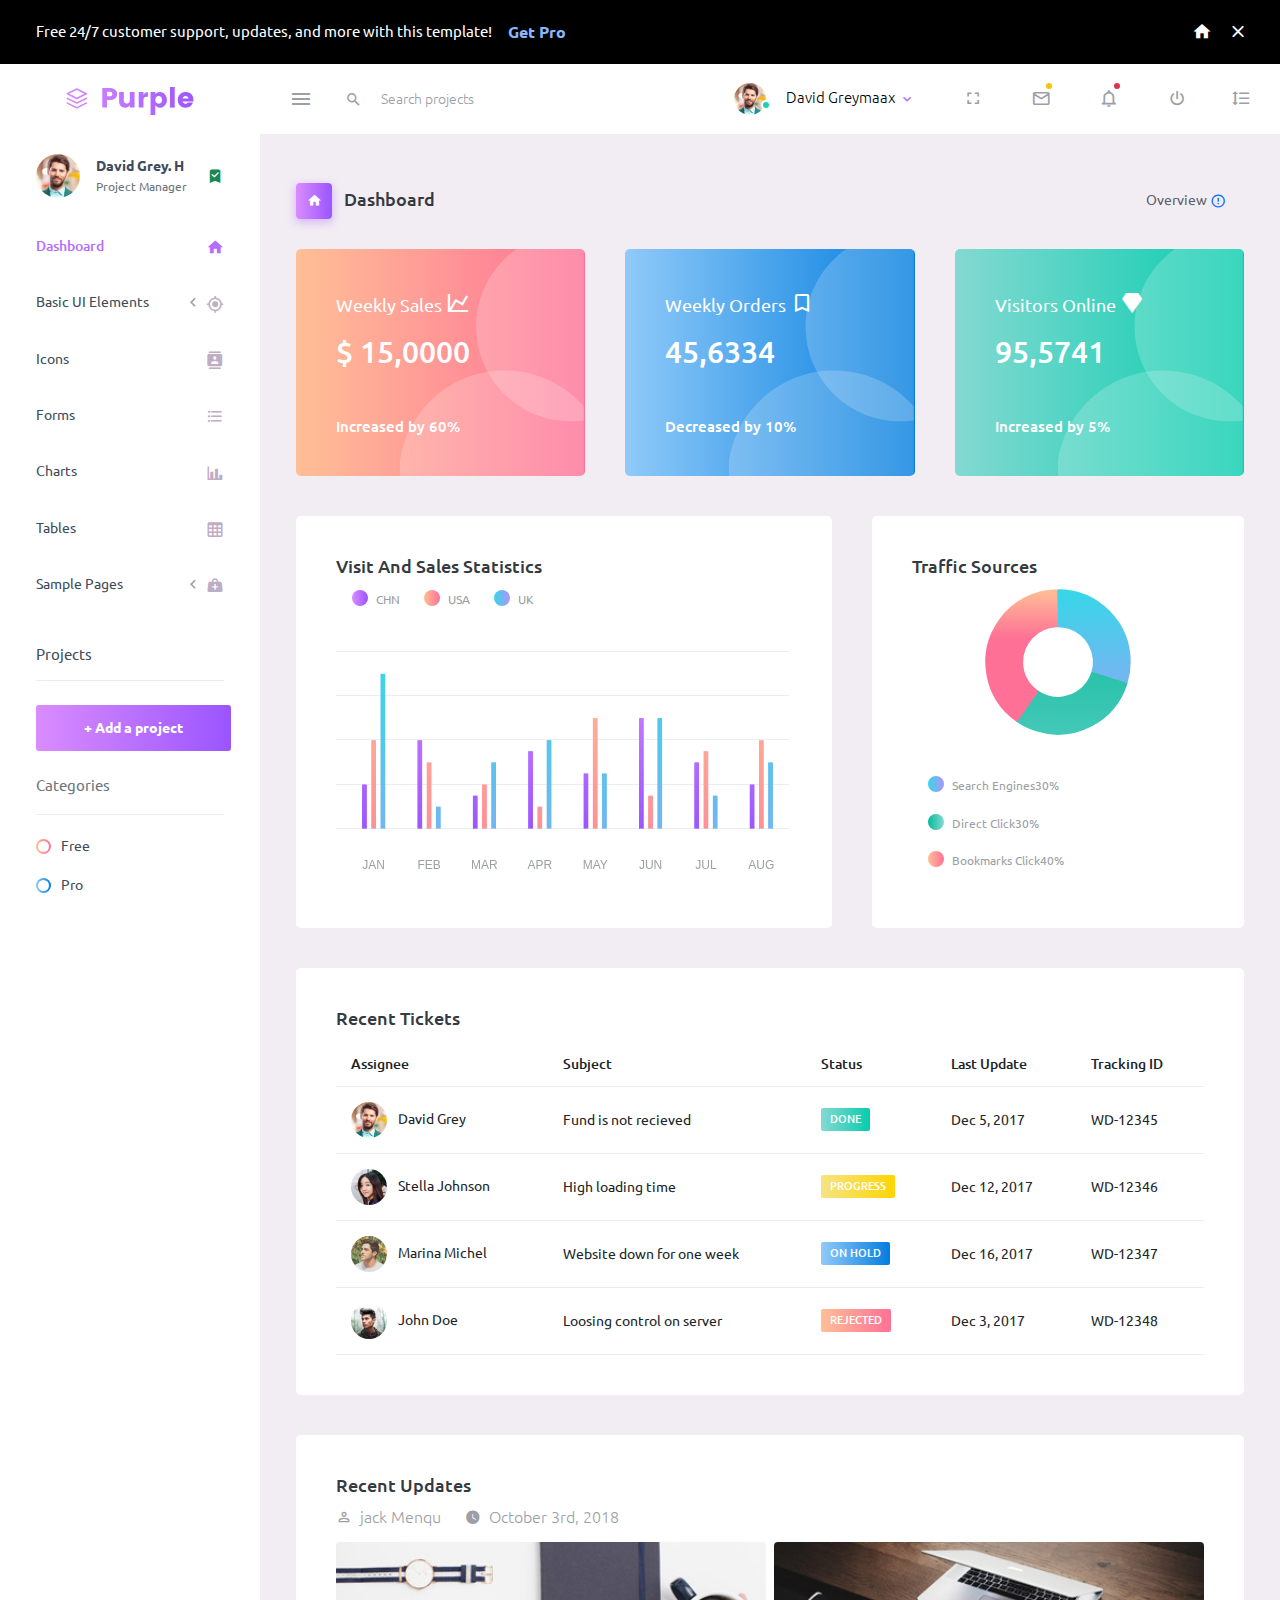
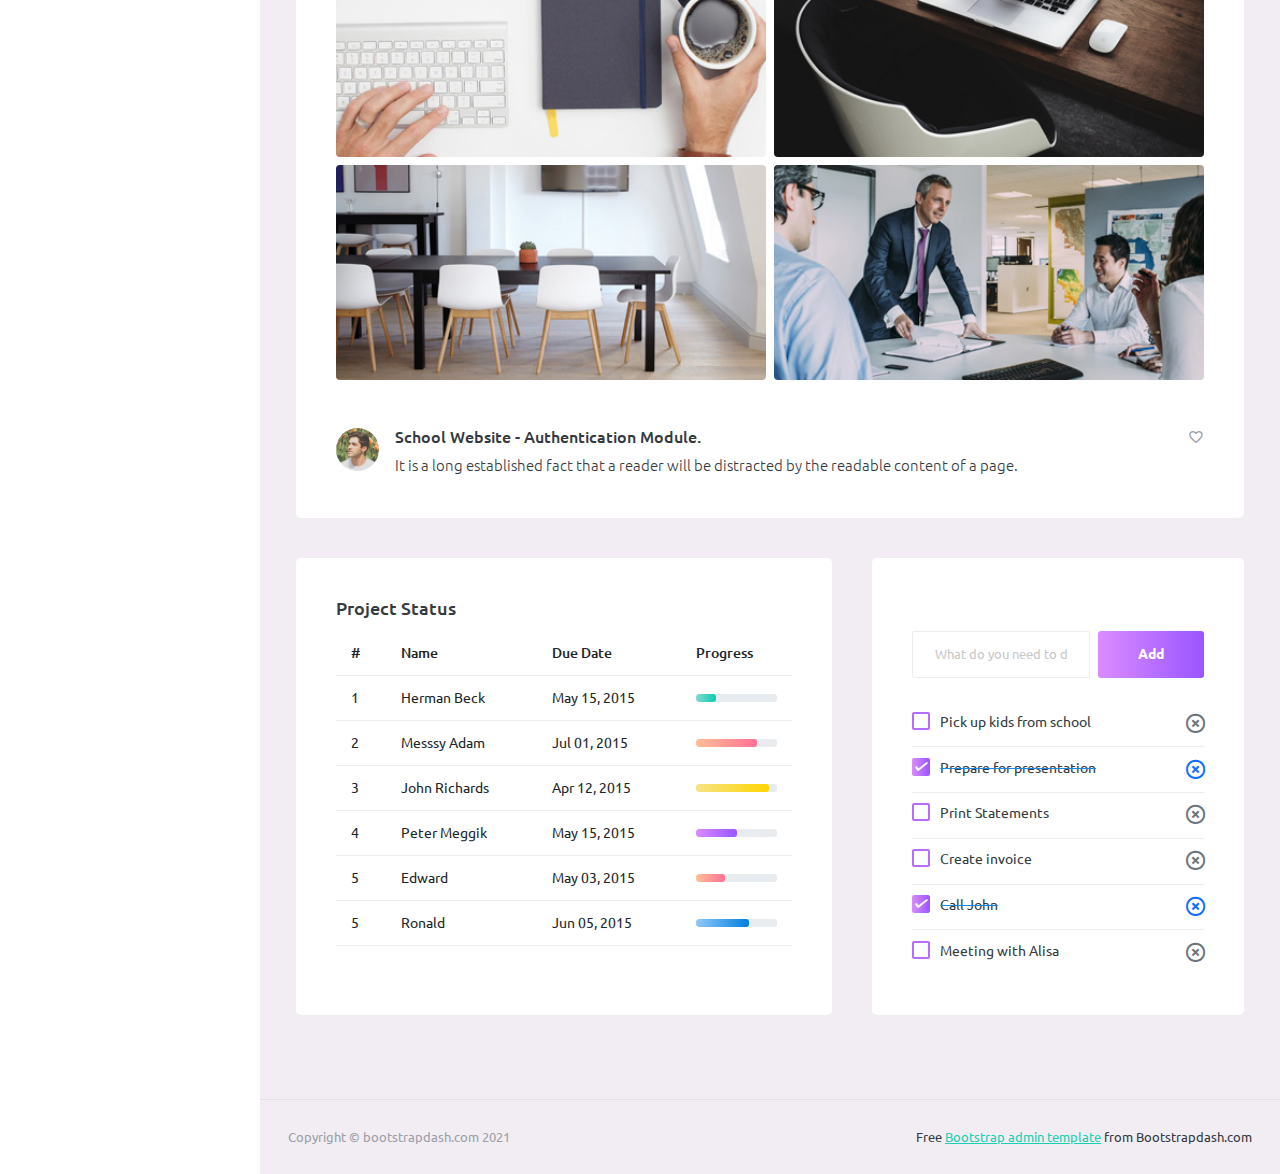
<file: PHP/MVCRev/Template/admin/PurpleAdmin-Free-Admin-Template-master/index.html>
<!DOCTYPE html>
<html lang="en">
  <head>
    <!-- Required meta tags -->
    <meta charset="utf-8">
    <meta name="viewport" content="width=device-width, initial-scale=1, shrink-to-fit=no">
    <title>Purple Admin</title>
    <!-- plugins:css -->
    <link rel="stylesheet" href="assets/vendors/mdi/css/materialdesignicons.min.css">
    <link rel="stylesheet" href="assets/vendors/css/vendor.bundle.base.css">
    <!-- endinject -->
    <!-- Plugin css for this page -->
    <!-- End plugin css for this page -->
    <!-- inject:css -->
    <!-- endinject -->
    <!-- Layout styles -->
    <link rel="stylesheet" href="assets/css/style.css">
    <!-- End layout styles -->
    <link rel="shortcut icon" href="assets/images/favicon.ico" />
  </head>
  <body>
    <div class="container-scroller">
      <div class="row p-0 m-0 proBanner" id="proBanner">
        <div class="col-md-12 p-0 m-0">
          <div class="card-body card-body-padding d-flex align-items-center justify-content-between">
            <div class="ps-lg-1">
              <div class="d-flex align-items-center justify-content-between">
                <p class="mb-0 font-weight-medium me-3 buy-now-text">Free 24/7 customer support, updates, and more with this template!</p>
                <a href="https://www.bootstrapdash.com/product/purple-bootstrap-admin-template/?utm_source=organic&utm_medium=banner&utm_campaign=buynow_demo" target="_blank" class="btn me-2 buy-now-btn border-0">Get Pro</a>
              </div>
            </div>
            <div class="d-flex align-items-center justify-content-between">
              <a href="https://www.bootstrapdash.com/product/purple-bootstrap-admin-template/"><i class="mdi mdi-home me-3 text-white"></i></a>
              <button id="bannerClose" class="btn border-0 p-0">
                <i class="mdi mdi-close text-white me-0"></i>
              </button>
            </div>
          </div>
        </div>
      </div>
      <!-- partial:partials/_navbar.html -->
      <nav class="navbar default-layout-navbar col-lg-12 col-12 p-0 fixed-top d-flex flex-row">
        <div class="text-center navbar-brand-wrapper d-flex align-items-center justify-content-center">
          <a class="navbar-brand brand-logo" href="index.html"><img src="assets/images/logo.svg" alt="logo" /></a>
          <a class="navbar-brand brand-logo-mini" href="index.html"><img src="assets/images/logo-mini.svg" alt="logo" /></a>
        </div>
        <div class="navbar-menu-wrapper d-flex align-items-stretch">
          <button class="navbar-toggler navbar-toggler align-self-center" type="button" data-toggle="minimize">
            <span class="mdi mdi-menu"></span>
          </button>
          <div class="search-field d-none d-md-block">
            <form class="d-flex align-items-center h-100" action="#">
              <div class="input-group">
                <div class="input-group-prepend bg-transparent">
                  <i class="input-group-text border-0 mdi mdi-magnify"></i>
                </div>
                <input type="text" class="form-control bg-transparent border-0" placeholder="Search projects">
              </div>
            </form>
          </div>
          <ul class="navbar-nav navbar-nav-right">
            <li class="nav-item nav-profile dropdown">
              <a class="nav-link dropdown-toggle" id="profileDropdown" href="#" data-bs-toggle="dropdown" aria-expanded="false">
                <div class="nav-profile-img">
                  <img src="assets/images/faces/face1.jpg" alt="image">
                  <span class="availability-status online"></span>
                </div>
                <div class="nav-profile-text">
                  <p class="mb-1 text-black">David Greymaax</p>
                </div>
              </a>
              <div class="dropdown-menu navbar-dropdown" aria-labelledby="profileDropdown">
                <a class="dropdown-item" href="#">
                  <i class="mdi mdi-cached me-2 text-success"></i> Activity Log </a>
                <div class="dropdown-divider"></div>
                <a class="dropdown-item" href="#">
                  <i class="mdi mdi-logout me-2 text-primary"></i> Signout </a>
              </div>
            </li>
            <li class="nav-item d-none d-lg-block full-screen-link">
              <a class="nav-link">
                <i class="mdi mdi-fullscreen" id="fullscreen-button"></i>
              </a>
            </li>
            <li class="nav-item dropdown">
              <a class="nav-link count-indicator dropdown-toggle" id="messageDropdown" href="#" data-bs-toggle="dropdown" aria-expanded="false">
                <i class="mdi mdi-email-outline"></i>
                <span class="count-symbol bg-warning"></span>
              </a>
              <div class="dropdown-menu dropdown-menu-right navbar-dropdown preview-list" aria-labelledby="messageDropdown">
                <h6 class="p-3 mb-0">Messages</h6>
                <div class="dropdown-divider"></div>
                <a class="dropdown-item preview-item">
                  <div class="preview-thumbnail">
                    <img src="assets/images/faces/face4.jpg" alt="image" class="profile-pic">
                  </div>
                  <div class="preview-item-content d-flex align-items-start flex-column justify-content-center">
                    <h6 class="preview-subject ellipsis mb-1 font-weight-normal">Mark send you a message</h6>
                    <p class="text-gray mb-0"> 1 Minutes ago </p>
                  </div>
                </a>
                <div class="dropdown-divider"></div>
                <a class="dropdown-item preview-item">
                  <div class="preview-thumbnail">
                    <img src="assets/images/faces/face2.jpg" alt="image" class="profile-pic">
                  </div>
                  <div class="preview-item-content d-flex align-items-start flex-column justify-content-center">
                    <h6 class="preview-subject ellipsis mb-1 font-weight-normal">Cregh send you a message</h6>
                    <p class="text-gray mb-0"> 15 Minutes ago </p>
                  </div>
                </a>
                <div class="dropdown-divider"></div>
                <a class="dropdown-item preview-item">
                  <div class="preview-thumbnail">
                    <img src="assets/images/faces/face3.jpg" alt="image" class="profile-pic">
                  </div>
                  <div class="preview-item-content d-flex align-items-start flex-column justify-content-center">
                    <h6 class="preview-subject ellipsis mb-1 font-weight-normal">Profile picture updated</h6>
                    <p class="text-gray mb-0"> 18 Minutes ago </p>
                  </div>
                </a>
                <div class="dropdown-divider"></div>
                <h6 class="p-3 mb-0 text-center">4 new messages</h6>
              </div>
            </li>
            <li class="nav-item dropdown">
              <a class="nav-link count-indicator dropdown-toggle" id="notificationDropdown" href="#" data-bs-toggle="dropdown">
                <i class="mdi mdi-bell-outline"></i>
                <span class="count-symbol bg-danger"></span>
              </a>
              <div class="dropdown-menu dropdown-menu-right navbar-dropdown preview-list" aria-labelledby="notificationDropdown">
                <h6 class="p-3 mb-0">Notifications</h6>
                <div class="dropdown-divider"></div>
                <a class="dropdown-item preview-item">
                  <div class="preview-thumbnail">
                    <div class="preview-icon bg-success">
                      <i class="mdi mdi-calendar"></i>
                    </div>
                  </div>
                  <div class="preview-item-content d-flex align-items-start flex-column justify-content-center">
                    <h6 class="preview-subject font-weight-normal mb-1">Event today</h6>
                    <p class="text-gray ellipsis mb-0"> Just a reminder that you have an event today </p>
                  </div>
                </a>
                <div class="dropdown-divider"></div>
                <a class="dropdown-item preview-item">
                  <div class="preview-thumbnail">
                    <div class="preview-icon bg-warning">
                      <i class="mdi mdi-settings"></i>
                    </div>
                  </div>
                  <div class="preview-item-content d-flex align-items-start flex-column justify-content-center">
                    <h6 class="preview-subject font-weight-normal mb-1">Settings</h6>
                    <p class="text-gray ellipsis mb-0"> Update dashboard </p>
                  </div>
                </a>
                <div class="dropdown-divider"></div>
                <a class="dropdown-item preview-item">
                  <div class="preview-thumbnail">
                    <div class="preview-icon bg-info">
                      <i class="mdi mdi-link-variant"></i>
                    </div>
                  </div>
                  <div class="preview-item-content d-flex align-items-start flex-column justify-content-center">
                    <h6 class="preview-subject font-weight-normal mb-1">Launch Admin</h6>
                    <p class="text-gray ellipsis mb-0"> New admin wow! </p>
                  </div>
                </a>
                <div class="dropdown-divider"></div>
                <h6 class="p-3 mb-0 text-center">See all notifications</h6>
              </div>
            </li>
            <li class="nav-item nav-logout d-none d-lg-block">
              <a class="nav-link" href="#">
                <i class="mdi mdi-power"></i>
              </a>
            </li>
            <li class="nav-item nav-settings d-none d-lg-block">
              <a class="nav-link" href="#">
                <i class="mdi mdi-format-line-spacing"></i>
              </a>
            </li>
          </ul>
          <button class="navbar-toggler navbar-toggler-right d-lg-none align-self-center" type="button" data-toggle="offcanvas">
            <span class="mdi mdi-menu"></span>
          </button>
        </div>
      </nav>
      <!-- partial -->
      <div class="container-fluid page-body-wrapper">
        <!-- partial:partials/_sidebar.html -->
        <nav class="sidebar sidebar-offcanvas" id="sidebar">
          <ul class="nav">
            <li class="nav-item nav-profile">
              <a href="#" class="nav-link">
                <div class="nav-profile-image">
                  <img src="assets/images/faces/face1.jpg" alt="profile">
                  <span class="login-status online"></span>
                  <!--change to offline or busy as needed-->
                </div>
                <div class="nav-profile-text d-flex flex-column">
                  <span class="font-weight-bold mb-2">David Grey. H</span>
                  <span class="text-secondary text-small">Project Manager</span>
                </div>
                <i class="mdi mdi-bookmark-check text-success nav-profile-badge"></i>
              </a>
            </li>
            <li class="nav-item">
              <a class="nav-link" href="index.html">
                <span class="menu-title">Dashboard</span>
                <i class="mdi mdi-home menu-icon"></i>
              </a>
            </li>
            <li class="nav-item">
              <a class="nav-link" data-bs-toggle="collapse" href="#ui-basic" aria-expanded="false" aria-controls="ui-basic">
                <span class="menu-title">Basic UI Elements</span>
                <i class="menu-arrow"></i>
                <i class="mdi mdi-crosshairs-gps menu-icon"></i>
              </a>
              <div class="collapse" id="ui-basic">
                <ul class="nav flex-column sub-menu">
                  <li class="nav-item"> <a class="nav-link" href="pages/ui-features/buttons.html">Buttons</a></li>
                  <li class="nav-item"> <a class="nav-link" href="pages/ui-features/typography.html">Typography</a></li>
                </ul>
              </div>
            </li>
            <li class="nav-item">
              <a class="nav-link" href="pages/icons/mdi.html">
                <span class="menu-title">Icons</span>
                <i class="mdi mdi-contacts menu-icon"></i>
              </a>
            </li>
            <li class="nav-item">
              <a class="nav-link" href="pages/forms/basic_elements.html">
                <span class="menu-title">Forms</span>
                <i class="mdi mdi-format-list-bulleted menu-icon"></i>
              </a>
            </li>
            <li class="nav-item">
              <a class="nav-link" href="pages/charts/chartjs.html">
                <span class="menu-title">Charts</span>
                <i class="mdi mdi-chart-bar menu-icon"></i>
              </a>
            </li>
            <li class="nav-item">
              <a class="nav-link" href="pages/tables/basic-table.html">
                <span class="menu-title">Tables</span>
                <i class="mdi mdi-table-large menu-icon"></i>
              </a>
            </li>
            <li class="nav-item">
              <a class="nav-link" data-bs-toggle="collapse" href="#general-pages" aria-expanded="false" aria-controls="general-pages">
                <span class="menu-title">Sample Pages</span>
                <i class="menu-arrow"></i>
                <i class="mdi mdi-medical-bag menu-icon"></i>
              </a>
              <div class="collapse" id="general-pages">
                <ul class="nav flex-column sub-menu">
                  <li class="nav-item"> <a class="nav-link" href="pages/samples/blank-page.html"> Blank Page </a></li>
                  <li class="nav-item"> <a class="nav-link" href="pages/samples/login.html"> Login </a></li>
                  <li class="nav-item"> <a class="nav-link" href="pages/samples/register.html"> Register </a></li>
                  <li class="nav-item"> <a class="nav-link" href="pages/samples/error-404.html"> 404 </a></li>
                  <li class="nav-item"> <a class="nav-link" href="pages/samples/error-500.html"> 500 </a></li>
                </ul>
              </div>
            </li>
            <li class="nav-item sidebar-actions">
              <span class="nav-link">
                <div class="border-bottom">
                  <h6 class="font-weight-normal mb-3">Projects</h6>
                </div>
                <button class="btn btn-block btn-lg btn-gradient-primary mt-4">+ Add a project</button>
                <div class="mt-4">
                  <div class="border-bottom">
                    <p class="text-secondary">Categories</p>
                  </div>
                  <ul class="gradient-bullet-list mt-4">
                    <li>Free</li>
                    <li>Pro</li>
                  </ul>
                </div>
              </span>
            </li>
          </ul>
        </nav>
        <!-- partial -->
        <div class="main-panel">
          <div class="content-wrapper">
            <div class="page-header">
              <h3 class="page-title">
                <span class="page-title-icon bg-gradient-primary text-white me-2">
                  <i class="mdi mdi-home"></i>
                </span> Dashboard
              </h3>
              <nav aria-label="breadcrumb">
                <ul class="breadcrumb">
                  <li class="breadcrumb-item active" aria-current="page">
                    <span></span>Overview <i class="mdi mdi-alert-circle-outline icon-sm text-primary align-middle"></i>
                  </li>
                </ul>
              </nav>
            </div>
            <div class="row">
              <div class="col-md-4 stretch-card grid-margin">
                <div class="card bg-gradient-danger card-img-holder text-white">
                  <div class="card-body">
                    <img src="assets/images/dashboard/circle.svg" class="card-img-absolute" alt="circle-image" />
                    <h4 class="font-weight-normal mb-3">Weekly Sales <i class="mdi mdi-chart-line mdi-24px float-right"></i>
                    </h4>
                    <h2 class="mb-5">$ 15,0000</h2>
                    <h6 class="card-text">Increased by 60%</h6>
                  </div>
                </div>
              </div>
              <div class="col-md-4 stretch-card grid-margin">
                <div class="card bg-gradient-info card-img-holder text-white">
                  <div class="card-body">
                    <img src="assets/images/dashboard/circle.svg" class="card-img-absolute" alt="circle-image" />
                    <h4 class="font-weight-normal mb-3">Weekly Orders <i class="mdi mdi-bookmark-outline mdi-24px float-right"></i>
                    </h4>
                    <h2 class="mb-5">45,6334</h2>
                    <h6 class="card-text">Decreased by 10%</h6>
                  </div>
                </div>
              </div>
              <div class="col-md-4 stretch-card grid-margin">
                <div class="card bg-gradient-success card-img-holder text-white">
                  <div class="card-body">
                    <img src="assets/images/dashboard/circle.svg" class="card-img-absolute" alt="circle-image" />
                    <h4 class="font-weight-normal mb-3">Visitors Online <i class="mdi mdi-diamond mdi-24px float-right"></i>
                    </h4>
                    <h2 class="mb-5">95,5741</h2>
                    <h6 class="card-text">Increased by 5%</h6>
                  </div>
                </div>
              </div>
            </div>
            <div class="row">
              <div class="col-md-7 grid-margin stretch-card">
                <div class="card">
                  <div class="card-body">
                    <div class="clearfix">
                      <h4 class="card-title float-left">Visit And Sales Statistics</h4>
                      <div id="visit-sale-chart-legend" class="rounded-legend legend-horizontal legend-top-right float-right"></div>
                    </div>
                    <canvas id="visit-sale-chart" class="mt-4"></canvas>
                  </div>
                </div>
              </div>
              <div class="col-md-5 grid-margin stretch-card">
                <div class="card">
                  <div class="card-body">
                    <h4 class="card-title">Traffic Sources</h4>
                    <canvas id="traffic-chart"></canvas>
                    <div id="traffic-chart-legend" class="rounded-legend legend-vertical legend-bottom-left pt-4"></div>
                  </div>
                </div>
              </div>
            </div>
            <div class="row">
              <div class="col-12 grid-margin">
                <div class="card">
                  <div class="card-body">
                    <h4 class="card-title">Recent Tickets</h4>
                    <div class="table-responsive">
                      <table class="table">
                        <thead>
                          <tr>
                            <th> Assignee </th>
                            <th> Subject </th>
                            <th> Status </th>
                            <th> Last Update </th>
                            <th> Tracking ID </th>
                          </tr>
                        </thead>
                        <tbody>
                          <tr>
                            <td>
                              <img src="assets/images/faces/face1.jpg" class="me-2" alt="image"> David Grey
                            </td>
                            <td> Fund is not recieved </td>
                            <td>
                              <label class="badge badge-gradient-success">DONE</label>
                            </td>
                            <td> Dec 5, 2017 </td>
                            <td> WD-12345 </td>
                          </tr>
                          <tr>
                            <td>
                              <img src="assets/images/faces/face2.jpg" class="me-2" alt="image"> Stella Johnson
                            </td>
                            <td> High loading time </td>
                            <td>
                              <label class="badge badge-gradient-warning">PROGRESS</label>
                            </td>
                            <td> Dec 12, 2017 </td>
                            <td> WD-12346 </td>
                          </tr>
                          <tr>
                            <td>
                              <img src="assets/images/faces/face3.jpg" class="me-2" alt="image"> Marina Michel
                            </td>
                            <td> Website down for one week </td>
                            <td>
                              <label class="badge badge-gradient-info">ON HOLD</label>
                            </td>
                            <td> Dec 16, 2017 </td>
                            <td> WD-12347 </td>
                          </tr>
                          <tr>
                            <td>
                              <img src="assets/images/faces/face4.jpg" class="me-2" alt="image"> John Doe
                            </td>
                            <td> Loosing control on server </td>
                            <td>
                              <label class="badge badge-gradient-danger">REJECTED</label>
                            </td>
                            <td> Dec 3, 2017 </td>
                            <td> WD-12348 </td>
                          </tr>
                        </tbody>
                      </table>
                    </div>
                  </div>
                </div>
              </div>
            </div>
            <div class="row">
              <div class="col-12 grid-margin stretch-card">
                <div class="card">
                  <div class="card-body">
                    <h4 class="card-title">Recent Updates</h4>
                    <div class="d-flex">
                      <div class="d-flex align-items-center me-4 text-muted font-weight-light">
                        <i class="mdi mdi-account-outline icon-sm me-2"></i>
                        <span>jack Menqu</span>
                      </div>
                      <div class="d-flex align-items-center text-muted font-weight-light">
                        <i class="mdi mdi-clock icon-sm me-2"></i>
                        <span>October 3rd, 2018</span>
                      </div>
                    </div>
                    <div class="row mt-3">
                      <div class="col-6 pe-1">
                        <img src="assets/images/dashboard/img_1.jpg" class="mb-2 mw-100 w-100 rounded" alt="image">
                        <img src="assets/images/dashboard/img_4.jpg" class="mw-100 w-100 rounded" alt="image">
                      </div>
                      <div class="col-6 ps-1">
                        <img src="assets/images/dashboard/img_2.jpg" class="mb-2 mw-100 w-100 rounded" alt="image">
                        <img src="assets/images/dashboard/img_3.jpg" class="mw-100 w-100 rounded" alt="image">
                      </div>
                    </div>
                    <div class="d-flex mt-5 align-items-top">
                      <img src="assets/images/faces/face3.jpg" class="img-sm rounded-circle me-3" alt="image">
                      <div class="mb-0 flex-grow">
                        <h5 class="me-2 mb-2">School Website - Authentication Module.</h5>
                        <p class="mb-0 font-weight-light">It is a long established fact that a reader will be distracted by the readable content of a page.</p>
                      </div>
                      <div class="ms-auto">
                        <i class="mdi mdi-heart-outline text-muted"></i>
                      </div>
                    </div>
                  </div>
                </div>
              </div>
            </div>
            <div class="row">
              <div class="col-md-7 grid-margin stretch-card">
                <div class="card">
                  <div class="card-body">
                    <h4 class="card-title">Project Status</h4>
                    <div class="table-responsive">
                      <table class="table">
                        <thead>
                          <tr>
                            <th> # </th>
                            <th> Name </th>
                            <th> Due Date </th>
                            <th> Progress </th>
                          </tr>
                        </thead>
                        <tbody>
                          <tr>
                            <td> 1 </td>
                            <td> Herman Beck </td>
                            <td> May 15, 2015 </td>
                            <td>
                              <div class="progress">
                                <div class="progress-bar bg-gradient-success" role="progressbar" style="width: 25%" aria-valuenow="25" aria-valuemin="0" aria-valuemax="100"></div>
                              </div>
                            </td>
                          </tr>
                          <tr>
                            <td> 2 </td>
                            <td> Messsy Adam </td>
                            <td> Jul 01, 2015 </td>
                            <td>
                              <div class="progress">
                                <div class="progress-bar bg-gradient-danger" role="progressbar" style="width: 75%" aria-valuenow="75" aria-valuemin="0" aria-valuemax="100"></div>
                              </div>
                            </td>
                          </tr>
                          <tr>
                            <td> 3 </td>
                            <td> John Richards </td>
                            <td> Apr 12, 2015 </td>
                            <td>
                              <div class="progress">
                                <div class="progress-bar bg-gradient-warning" role="progressbar" style="width: 90%" aria-valuenow="90" aria-valuemin="0" aria-valuemax="100"></div>
                              </div>
                            </td>
                          </tr>
                          <tr>
                            <td> 4 </td>
                            <td> Peter Meggik </td>
                            <td> May 15, 2015 </td>
                            <td>
                              <div class="progress">
                                <div class="progress-bar bg-gradient-primary" role="progressbar" style="width: 50%" aria-valuenow="50" aria-valuemin="0" aria-valuemax="100"></div>
                              </div>
                            </td>
                          </tr>
                          <tr>
                            <td> 5 </td>
                            <td> Edward </td>
                            <td> May 03, 2015 </td>
                            <td>
                              <div class="progress">
                                <div class="progress-bar bg-gradient-danger" role="progressbar" style="width: 35%" aria-valuenow="35" aria-valuemin="0" aria-valuemax="100"></div>
                              </div>
                            </td>
                          </tr>
                          <tr>
                            <td> 5 </td>
                            <td> Ronald </td>
                            <td> Jun 05, 2015 </td>
                            <td>
                              <div class="progress">
                                <div class="progress-bar bg-gradient-info" role="progressbar" style="width: 65%" aria-valuenow="65" aria-valuemin="0" aria-valuemax="100"></div>
                              </div>
                            </td>
                          </tr>
                        </tbody>
                      </table>
                    </div>
                  </div>
                </div>
              </div>
              <div class="col-md-5 grid-margin stretch-card">
                <div class="card">
                  <div class="card-body">
                    <h4 class="card-title text-white">Todo</h4>
                    <div class="add-items d-flex">
                      <input type="text" class="form-control todo-list-input" placeholder="What do you need to do today?">
                      <button class="add btn btn-gradient-primary font-weight-bold todo-list-add-btn" id="add-task">Add</button>
                    </div>
                    <div class="list-wrapper">
                      <ul class="d-flex flex-column-reverse todo-list todo-list-custom">
                        <li>
                          <div class="form-check">
                            <label class="form-check-label">
                              <input class="checkbox" type="checkbox"> Meeting with Alisa </label>
                          </div>
                          <i class="remove mdi mdi-close-circle-outline"></i>
                        </li>
                        <li class="completed">
                          <div class="form-check">
                            <label class="form-check-label">
                              <input class="checkbox" type="checkbox" checked> Call John </label>
                          </div>
                          <i class="remove mdi mdi-close-circle-outline"></i>
                        </li>
                        <li>
                          <div class="form-check">
                            <label class="form-check-label">
                              <input class="checkbox" type="checkbox"> Create invoice </label>
                          </div>
                          <i class="remove mdi mdi-close-circle-outline"></i>
                        </li>
                        <li>
                          <div class="form-check">
                            <label class="form-check-label">
                              <input class="checkbox" type="checkbox"> Print Statements </label>
                          </div>
                          <i class="remove mdi mdi-close-circle-outline"></i>
                        </li>
                        <li class="completed">
                          <div class="form-check">
                            <label class="form-check-label">
                              <input class="checkbox" type="checkbox" checked> Prepare for presentation </label>
                          </div>
                          <i class="remove mdi mdi-close-circle-outline"></i>
                        </li>
                        <li>
                          <div class="form-check">
                            <label class="form-check-label">
                              <input class="checkbox" type="checkbox"> Pick up kids from school </label>
                          </div>
                          <i class="remove mdi mdi-close-circle-outline"></i>
                        </li>
                      </ul>
                    </div>
                  </div>
                </div>
              </div>
            </div>
          </div>
          <!-- content-wrapper ends -->
          <!-- partial:partials/_footer.html -->
          <footer class="footer">
            <div class="container-fluid d-flex justify-content-between">
              <span class="text-muted d-block text-center text-sm-start d-sm-inline-block">Copyright © bootstrapdash.com 2021</span>
              <span class="float-none float-sm-end mt-1 mt-sm-0 text-end"> Free <a href="https://www.bootstrapdash.com/bootstrap-admin-template/" target="_blank">Bootstrap admin template</a> from Bootstrapdash.com</span>
            </div>
          </footer>
          <!-- partial -->
        </div>
        <!-- main-panel ends -->
      </div>
      <!-- page-body-wrapper ends -->
    </div>
    <!-- container-scroller -->
    <!-- plugins:js -->
    <script src="assets/vendors/js/vendor.bundle.base.js"></script>
    <!-- endinject -->
    <!-- Plugin js for this page -->
    <script src="assets/vendors/chart.js/Chart.min.js"></script>
    <script src="assets/js/jquery.cookie.js" type="text/javascript"></script>
    <!-- End plugin js for this page -->
    <!-- inject:js -->
    <script src="assets/js/off-canvas.js"></script>
    <script src="assets/js/hoverable-collapse.js"></script>
    <script src="assets/js/misc.js"></script>
    <!-- endinject -->
    <!-- Custom js for this page -->
    <script src="assets/js/dashboard.js"></script>
    <script src="assets/js/todolist.js"></script>
    <!-- End custom js for this page -->
  </body>
</html>
</file>
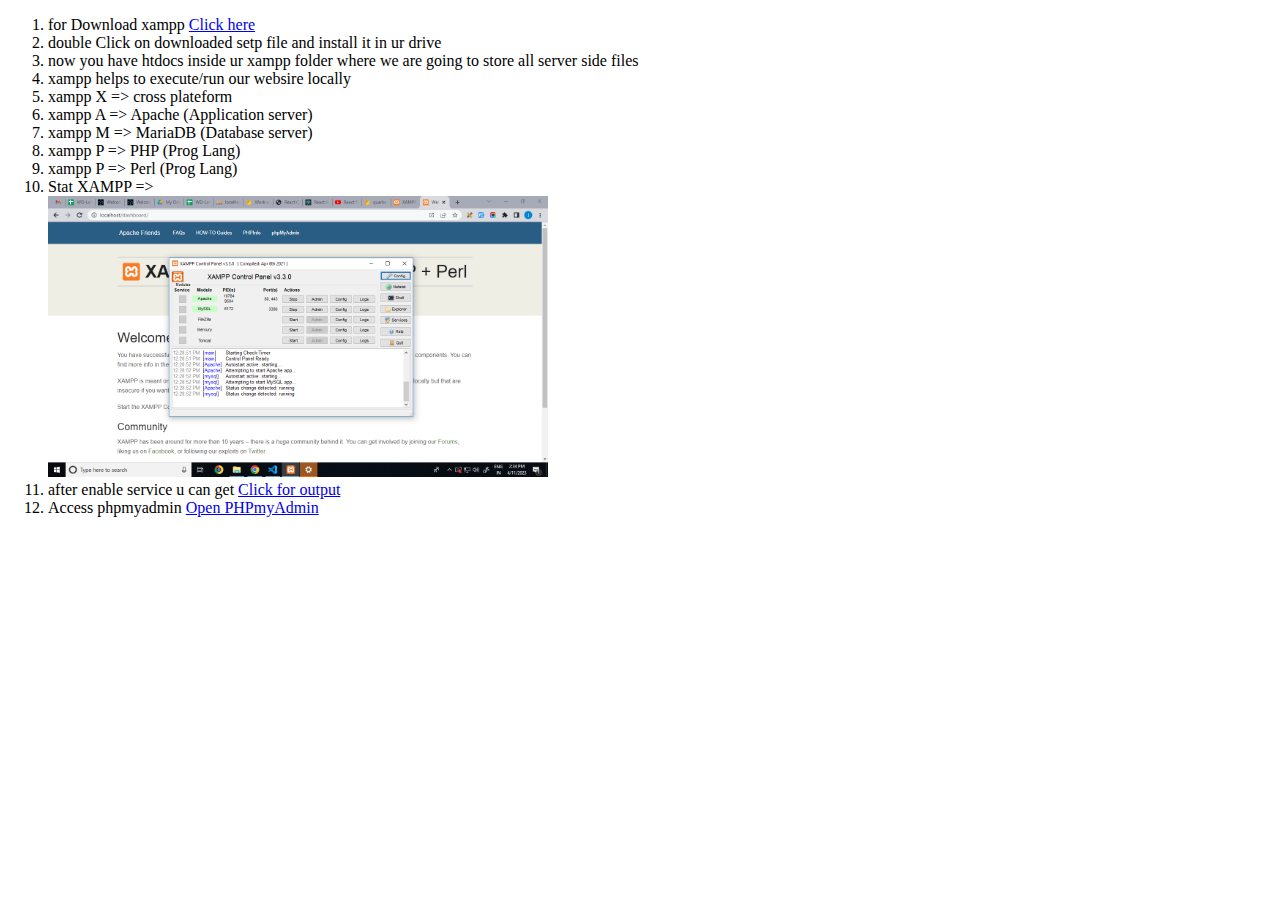
<file: steps.html>
<!DOCTYPE html>
<html lang="en">
<head>
    <meta charset="UTF-8">
    <meta http-equiv="X-UA-Compatible" content="IE=edge">
    <meta name="viewport" content="width=device-width, initial-scale=1.0">
    <title>Document</title>
</head>
<body>
    <ol>
        <li>for Download xampp <a target="_blank" href="https://www.apachefriends.org/">Click here</a></li>
        <li>double Click on downloaded setp file and install it in ur drive</li>
        <li>now you have htdocs inside ur xampp folder where we are going to store all server side files</li>
        <li>xampp helps to execute/run our websire locally</li>
        <li>xampp X => cross plateform</li>
        <li>xampp A => Apache (Application server)</li>
        <li>xampp M => MariaDB (Database server)</li>
        <li>xampp P => PHP (Prog Lang)</li>
        <li>xampp P => Perl (Prog Lang)</li>
        <li>Stat XAMPP => <br><img width="500px" src="StartXAMPP.png" alt=""></li>
        <li>after enable service u can get <a target="_blank" href="http://localhost/dashboard/">Click for output</a></li>
        <li>Access phpmyadmin <a target="_blank" href="http://localhost/phpmyadmin/">Open PHPmyAdmin</a></li>
    </ol>
</body>
</html>
</file>
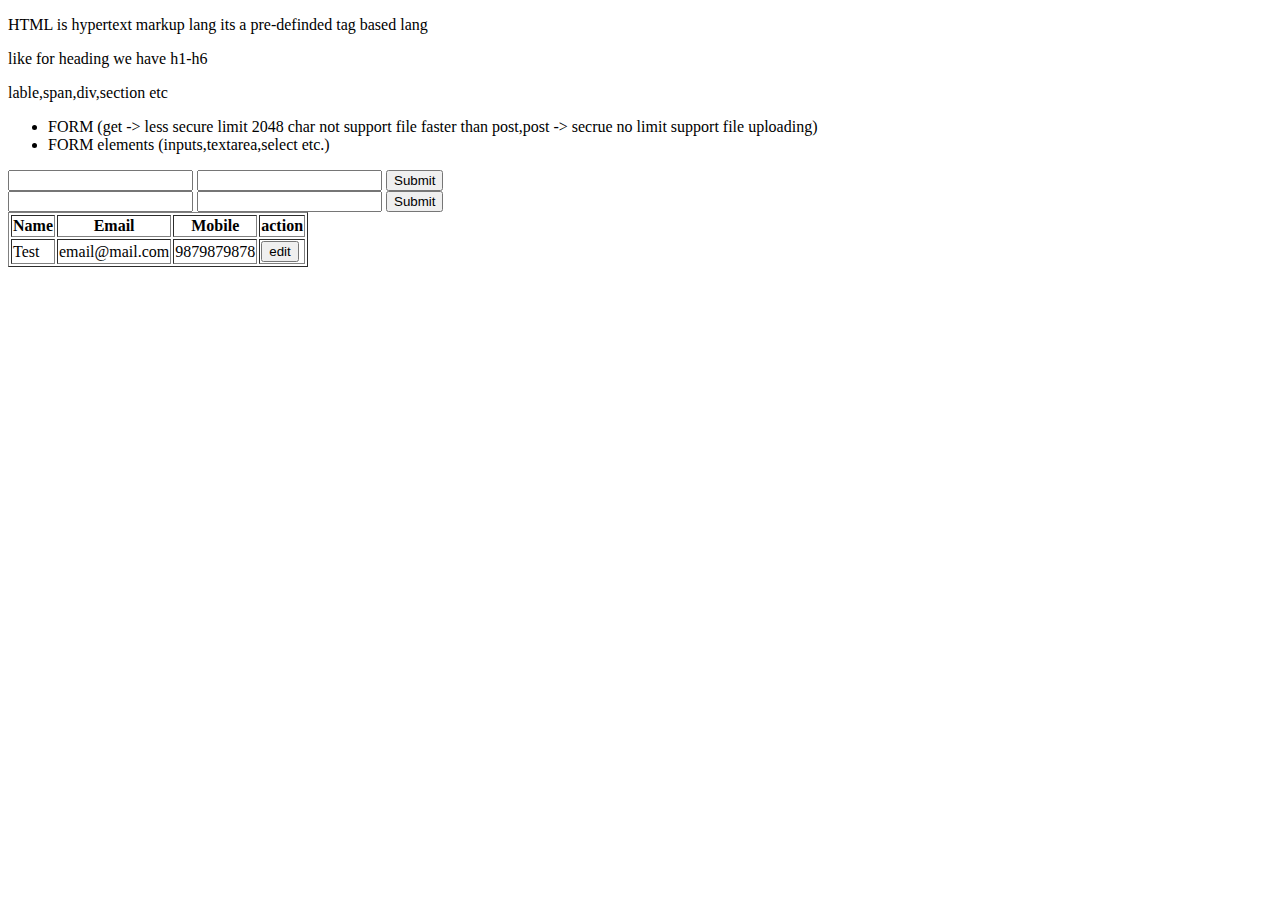
<file: HTML_CSS/ImportantTopics.html>
<!DOCTYPE html>
<html lang="en">
<head>
    <meta charset="UTF-8">
    <meta http-equiv="X-UA-Compatible" content="IE=edge">
    <meta name="viewport" content="width=device-width, initial-scale=1.0">
    <title>Document</title>
</head>
<body>
    <p>HTML is hypertext markup lang its a pre-definded tag based lang</p>
    <p>like for heading we have h1-h6</p>
    <p>lable,span,div,section etc</p>
    <ul>
        <li>FORM (get -> less secure limit 2048 char not support file faster than post,post -> secrue no limit support file uploading) </li>
        <li>FORM elements (inputs,textarea,select etc.) </li>
    </ul>
    <form action="serverpage.php" method="get">
        <input type="text" name="username" id="username">
        <input type="password" name="password" id="password">
        <input type="submit" name="btn" id="btn">
    </form>
    <form action="serverpage.php" method="post">
        <input type="text" name="username" id="username">
        <input type="password" name="password" id="password">
        <input type="submit" name="btn" id="btn">
    </form>
    <table border="1">
        <thead>
            <tr>
                <th>Name</th>
                <th>Email</th>
                <th>Mobile</th>
                <th>action</th>
            </tr>
        </thead>
        <tbody>
            <tr>
                <td>Test</td>
                <td>email@mail.com</td>
                <td>9879879878</td>
                <td><button>edit</button></td>
            </tr>
        </tbody>
    </table>
</body>
</html>
</file>
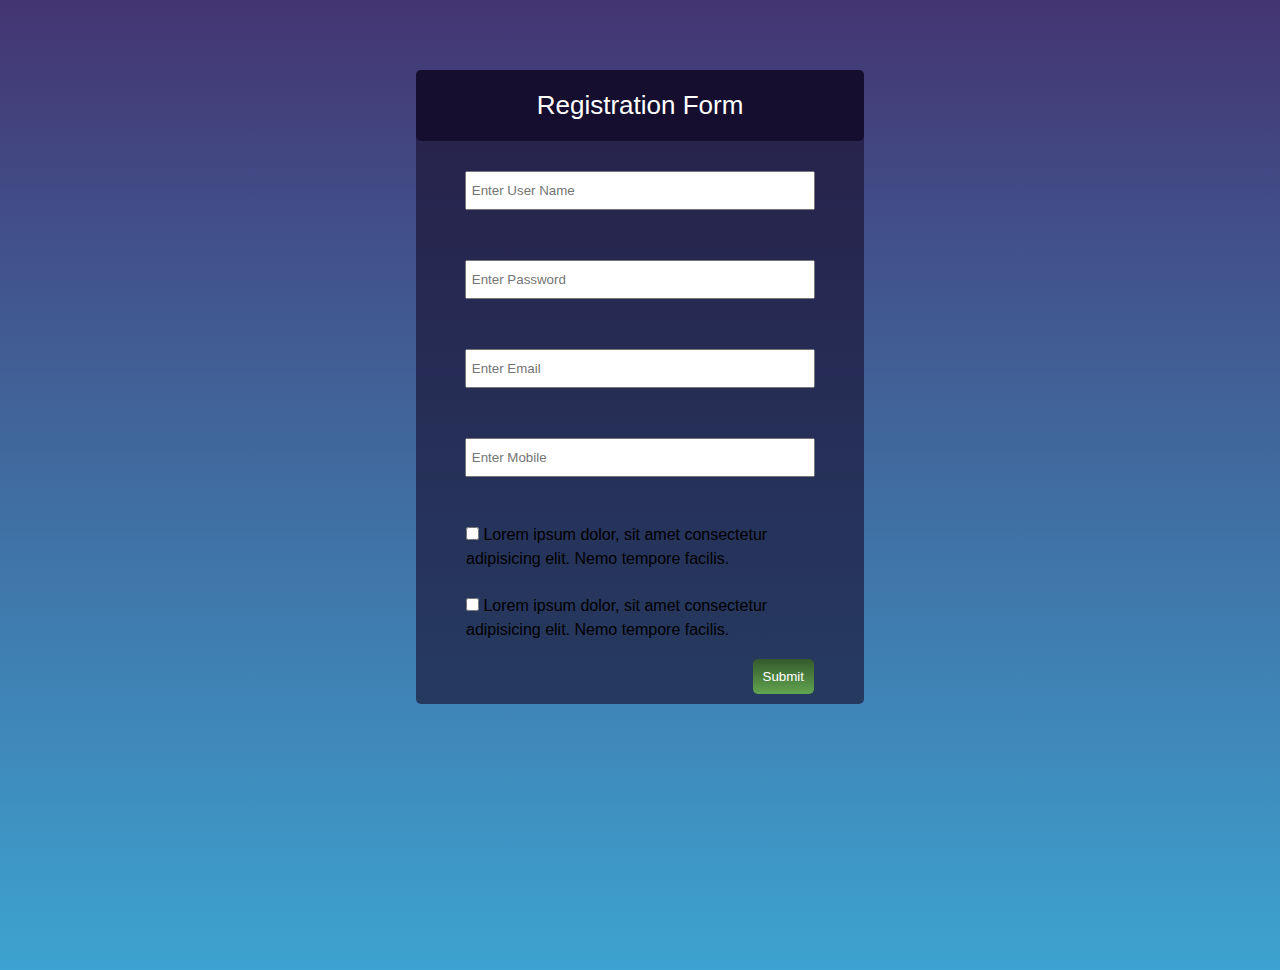
<file: HTML_CSS/registrationform.html>
<!DOCTYPE html>
<html lang="en">
<head>
    <meta charset="UTF-8">
    <meta http-equiv="X-UA-Compatible" content="IE=edge">
    <meta name="viewport" content="width=device-width, initial-scale=1.0">
    <title>Document</title>
    <style>
        *{
            margin: 0;
            padding: 0;
            box-sizing: border-box;
            font-family: sans-serif;
        }
        body{
            height: 100vh;
            background: linear-gradient(#433572,#3da3d0);
        }
        .box{
            width: 35%;
            background-color: #17102fa2;
            margin: 70px auto;
            border-radius: 5px;
        }
        .card-heading{
            border-radius: 5px;
            background-color: #0f0825be;
            color: white;
            text-transform: capitalize;
            text-align: center;
            font-size: 26px;
            padding: 20px ;

        }
        input{
            display: block;
            width: 80%;
            padding: 10px 5px ;
            margin: 10px auto;
        }
        input[type="checkbox"]{
            display: inline;
            width: auto;
        }
        input[type="submit"]{
            width: auto;
            display: block;
            margin-left: auto;
        }
        .flex{
            display: flex;
            flex-direction: row-reverse;
        }
        .btn{
            margin: 0;
            margin-left: auto;
            background: linear-gradient(#355a2c,#61a450) ;
            color: white;
            border: 0;
            border-radius: 5px;
            padding: 10px;
            transition: all .8s;
        }
        .btn:hover{
            background: linear-gradient(#162911,#84d96e) ;
            transform: scale(1.2);
            box-shadow: 3px 3px 8px rgb(60, 59, 59);
        }
        .row{
            padding: 10px 5px ;
            margin: 10px auto;
        }
        .chk{
            margin: 0 45px;
        }
    </style>
</head>
<body>
    <div class="box">
        <div class="card-heading">
            registration form
        </div>
        <div class="card-body">
            <div class="row">
                <input type="text" placeholder="Enter User Name" name="" id="">
            </div>
            <div class="row">
                <input type="text" placeholder="Enter Password" name="" id="">
            </div>
            <div class="row">
                <input type="text" placeholder="Enter Email" name="" id="">
            </div>
            <div class="row">
                <input type="text" placeholder="Enter Mobile" name="" id="">
            </div>
            <div class="row chk">
                <input type="checkbox" name="" id="lbl1"> <label for="lbl1">Lorem ipsum dolor, sit amet consectetur adipisicing elit. Nemo tempore facilis.</label>
            </div>
            <div class="row chk">
                <input type="checkbox" name="" id="lbl2"> <label for="lbl2">Lorem ipsum dolor, sit amet consectetur adipisicing elit. Nemo tempore facilis.</label>
            </div>
            <div class="row chk">
                <div class="flex">

                    <input type="submit" name="" id="btn" class="btn">
                </div>
            </div>
        </div>
    </div>
</body>
</html>
</file>
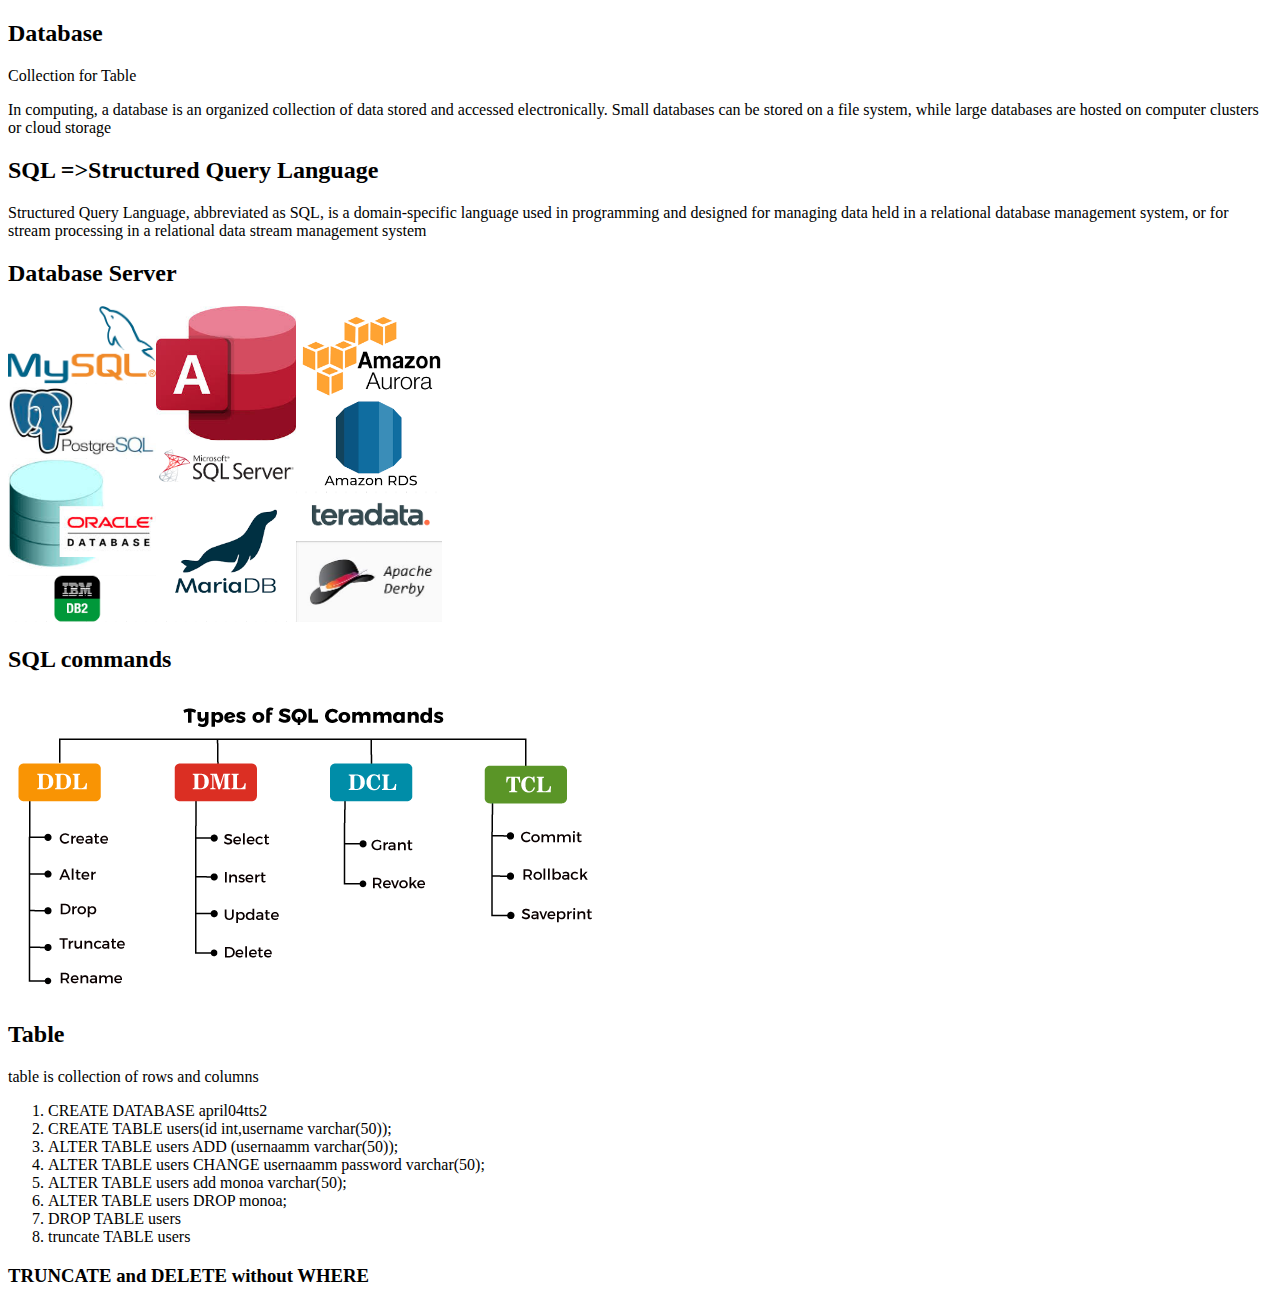
<file: MySQLi/DatabaseIntro.html>
<!DOCTYPE html>
<html lang="en">

<head>
    <meta charset="UTF-8">
    <meta http-equiv="X-UA-Compatible" content="IE=edge">
    <meta name="viewport" content="width=device-width, initial-scale=1.0">
    <title>Document</title>
</head>

<body>
    <h2>Database</h2>
    <p>Collection for Table</p>
    <p>In computing, a database is an organized collection of data stored and accessed electronically. Small databases can be stored on a file system, while large databases are hosted on computer clusters or cloud storage</p>
    <h2>SQL =>Structured Query Language </h2>

    <p>Structured Query Language, abbreviated as SQL, is a domain-specific language used in programming and designed for managing data held in a relational database management system, or for stream processing in a relational data stream management system</p>

    <h2>Database Server</h2>
    <img src="Screenshot from 2020-12-29 21-03-36.png" alt="">

    <h2>SQL commands</h2>
    <img src="types-of-sql-commands.png" alt="">
    <h2>Table</h2>
    <p>table is collection of rows and columns</p>
    <ol>
        <li>CREATE DATABASE april04tts2</li>
        <li>CREATE TABLE users(id int,username varchar(50));</li>
        <li>ALTER TABLE users ADD (usernaamm varchar(50));</li>
        <li>ALTER TABLE users CHANGE usernaamm password varchar(50);</li>
        <li>ALTER TABLE users add monoa varchar(50);</li>
        <li>ALTER TABLE users DROP monoa;</li>
        <li>DROP TABLE users</li>
        <li>truncate TABLE users</li>
    </ol>


    <h3>TRUNCATE and DELETE without WHERE </h3>
</body>
</html>
</file>
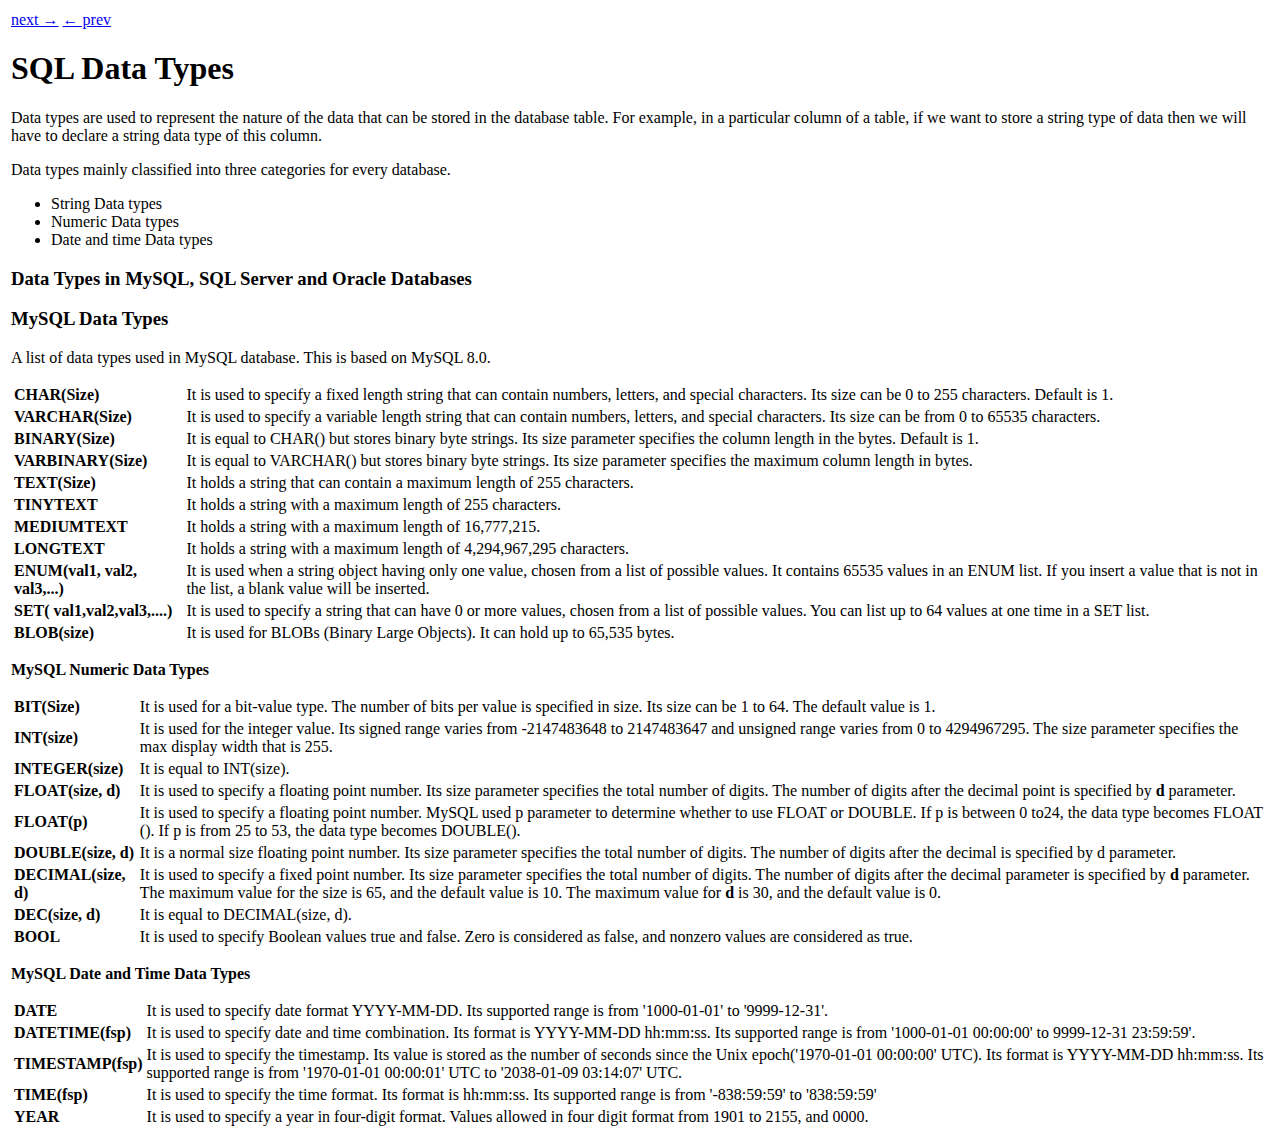
<file: MySQLi/SQLDataTypes.html>
<!DOCTYPE html>
<html lang="en">
<head>
    <meta charset="UTF-8">
    <meta http-equiv="X-UA-Compatible" content="IE=edge">
    <meta name="viewport" content="width=device-width, initial-scale=1.0">
    <title>Document</title>
</head>
<body>
    <table>
        <tbody><tr><td>
        <div id="bottomnextup">
        <a class="next" href="sql-operators">next →</a>
        <a class="next" href="sql-syntax">← prev</a>
        </div>
        <h1 class="h1">SQL Data Types</h1>
        <p>Data types are used to represent the nature of the data that can be stored in the database table. For example, in a particular column of a table, if we want to store a string type of data then we will have to declare a string data type of this column.</p>
        <p>Data types mainly classified into three categories for every database.</p>
        <ul class="points">
        <li>String Data types</li>
        <li>Numeric Data types</li>
        <li>Date and time Data types</li>
        </ul>
        <h3 class="h2">Data Types in MySQL, SQL Server and Oracle Databases </h3>
        <h3 class="h3">MySQL Data Types</h3>
        <p>A list of data types used in MySQL database. This is based on MySQL 8.0. </p>
     
        <table class="alt">
        <tbody><tr>
        <td><strong>CHAR(Size)</strong></td>
        <td>It is used to specify a fixed length string that can contain numbers, letters, and special characters. Its size can be 0 to 255 characters. Default is 1. </td>
        </tr>
        <tr>
        <td><strong>VARCHAR(Size)</strong></td>
        <td>It is used to specify a variable length string that can contain numbers, letters, and special characters. Its size can be from 0 to 65535 characters.</td>
        </tr>
        <tr>
        <td><strong>BINARY(Size)</strong></td>
        <td>It is equal to CHAR() but stores binary byte strings. Its size parameter specifies the column length in the bytes. Default is 1.</td>
        </tr>
        <tr>
        <td><strong>VARBINARY(Size)</strong></td>
        <td>It is equal to VARCHAR() but stores binary byte strings. Its size parameter specifies the maximum column length in bytes.</td>
        </tr>
        <tr>
        <td><strong>TEXT(Size)</strong></td>
        <td>It holds a string that can contain a maximum length of 255 characters.</td>
        </tr>
        <tr>
        <td><strong>TINYTEXT</strong></td>
        <td>It holds a string with a maximum length of 255 characters.</td>
        </tr>
        <tr>
        <td><strong>MEDIUMTEXT</strong></td>
        <td>It holds a string with a maximum length of 16,777,215.</td>
        </tr>
        <tr>
        <td><strong>LONGTEXT</strong></td>
        <td>It holds a string with a maximum length of 4,294,967,295 characters.</td>
        </tr>
        <tr>
        <td><strong>ENUM(val1, val2, val3,...)</strong></td>
        <td>It is used when a string object having only one value, chosen from a list of possible values. It contains 65535 values in an ENUM list. If you insert a value that is not in the list, a blank value will be inserted.</td>
        </tr>
        <tr>
        <td><strong>SET( val1,val2,val3,....)</strong></td>
        <td>It is used to specify a string that can have 0 or more values, chosen from a list of possible values. You can list up to 64 values at one time in a SET list.</td>
        </tr>
        <tr>
        <td><strong>BLOB(size)</strong></td>
        <td>It is used for BLOBs (Binary Large Objects). It can hold up to 65,535 bytes.</td>
        </tr>
        </tbody></table>
        <p class="pq"><strong>MySQL Numeric Data Types</strong></p>
        <table class="alt">
        <tbody><tr>
        <td><strong>BIT(Size)</strong></td>
        <td>It is used for a bit-value type. The number of bits per value is specified in size. Its size can be 1 to 64. The default value is 1.</td>
        </tr>
        <tr>
        <td><strong>INT(size)</strong></td>
        <td>It is used for the integer value. Its signed range varies from -2147483648 to 2147483647 and unsigned range varies from 0 to 4294967295. The size parameter specifies the max display width that is 255. </td>
        </tr>
        <tr>
        <td><strong>INTEGER(size)</strong></td>
        <td>It is equal to INT(size).</td>
        </tr>
        <tr>
        <td><strong>FLOAT(size, d)</strong></td>
        <td>It is used to specify a floating point number. Its size parameter specifies the total number of digits. The number of digits after the decimal point is specified by <strong>d</strong> parameter.</td>
        </tr>
        <tr>
        <td><strong>FLOAT(p)</strong></td>
        <td>It is used to specify a floating point number. MySQL used p parameter to determine whether to use FLOAT or DOUBLE. If p is between 0 to24, the data type becomes FLOAT (). If p is from 25 to 53, the data type becomes DOUBLE().</td>
        </tr>
        <tr>
        <td><strong>DOUBLE(size, d)</strong></td>
        <td>It is a normal size floating point number. Its size parameter specifies the total number of digits. The number of digits after the decimal is specified by d parameter.</td>
        </tr>
        <tr>
        <td><strong>DECIMAL(size, d)</strong></td>
        <td>It is used to specify a fixed point number. Its size parameter specifies the total number of digits. The number of digits after the decimal parameter is specified by <strong>d</strong> parameter. The maximum value for the size is 65, and the default value is 10. The maximum value for <strong>d</strong> is 30, and the default value is 0.</td>
        </tr>
        <tr>
        <td><strong>DEC(size, d)</strong></td>
        <td>It is equal to DECIMAL(size, d).</td>
        </tr>
        <tr>
        <td><strong>BOOL</strong></td>
        <td>It is used to specify Boolean values true and false. Zero is considered as false, and nonzero values are considered as true.</td>
        </tr>
        </tbody></table>
        <p class="pq"><strong>MySQL Date and Time Data Types </strong></p>
        <table class="alt">
        <tbody><tr>
        <td><strong>DATE</strong></td>
        <td>It is used to specify date format YYYY-MM-DD. Its supported range is from '1000-01-01' to '9999-12-31'. </td>
        </tr>
        <tr>
        <td><strong>DATETIME(fsp)</strong></td>
        <td>It is used to specify date and time combination. Its format is YYYY-MM-DD hh:mm:ss. Its supported range is from '1000-01-01 00:00:00' to 9999-12-31 23:59:59'.</td>
        </tr>
        <tr>
        <td><strong>TIMESTAMP(fsp)</strong></td>
        <td>It is used to specify the timestamp. Its value is stored as the number of seconds since the Unix epoch('1970-01-01 00:00:00' UTC). Its format is YYYY-MM-DD hh:mm:ss. Its supported range is from '1970-01-01 00:00:01' UTC to '2038-01-09 03:14:07' UTC.</td>
        </tr>
        <tr>
        <td><strong>TIME(fsp)</strong></td>
        <td>It is used to specify the time format. Its format is hh:mm:ss. Its supported range is from '-838:59:59' to '838:59:59'</td>
        </tr>
        <tr>
        <td><strong>YEAR</strong></td>
        <td>It is used to specify a year in four-digit format. Values allowed in four digit format from 1901 to 2155, and 0000. </td>
        </tr>
        </tbody></table>
        </tbody></table>
</body>
</html>
</file>
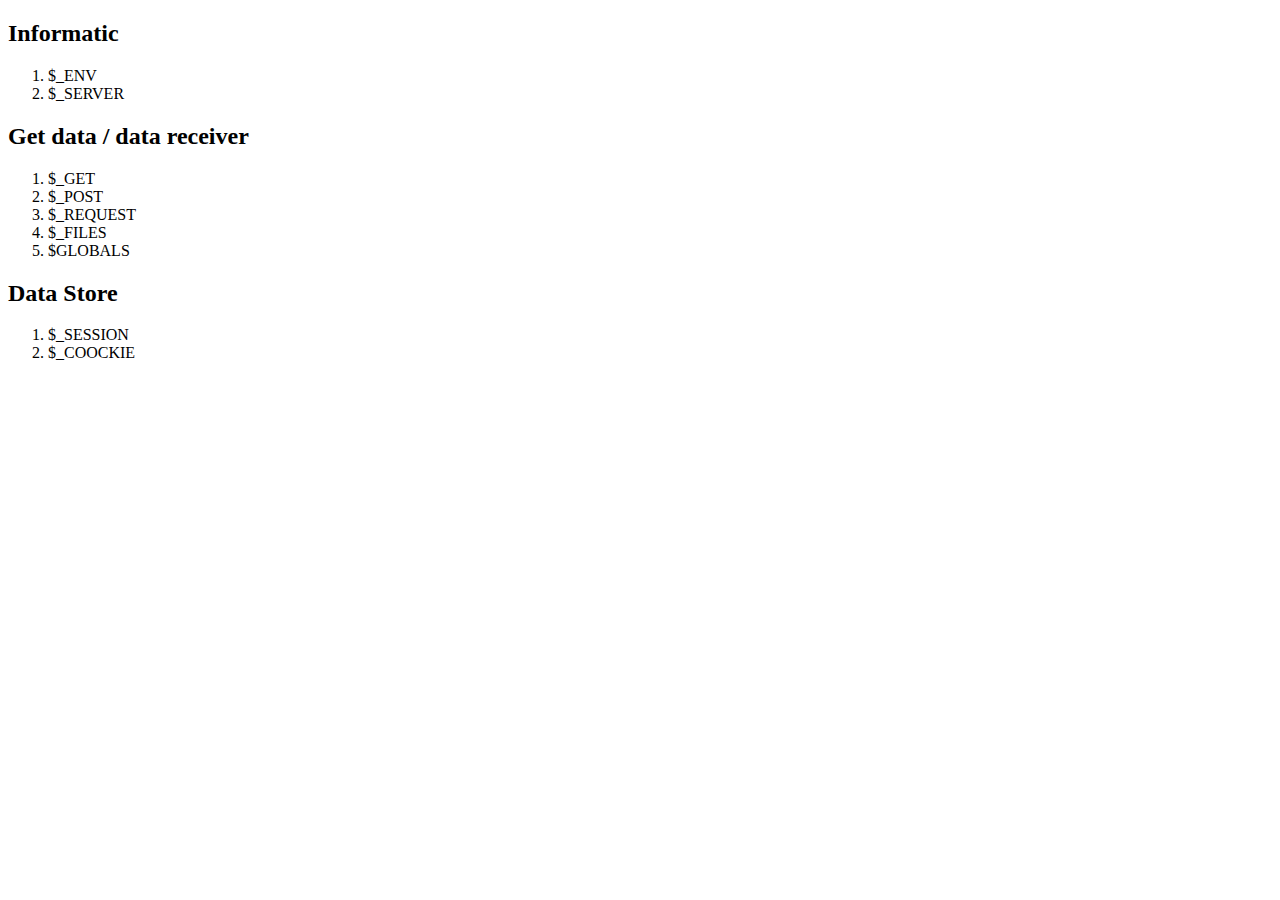
<file: PHP/08SuperGlobals/intro.html>
<!DOCTYPE html>
<html lang="en">
<head>
    <meta charset="UTF-8">
    <meta http-equiv="X-UA-Compatible" content="IE=edge">
    <meta name="viewport" content="width=device-width, initial-scale=1.0">
    <title>Document</title>
</head>
<body>
    
    <h2>Informatic</h2>
    <ol>
        <li>$_ENV</li>
        <li>$_SERVER</li>
    </ol>
    <h2>Get data / data receiver</h2>
    <ol>
        <li>$_GET</li>
        <li>$_POST</li>
        <li>$_REQUEST</li>
        <li>$_FILES</li>
        <li>$GLOBALS</li>
    </ol>
    <h2>Data Store </h2>
    <ol>
        <li>$_SESSION</li>
        <li>$_COOCKIE</li>
    </ol>
</body>
</html>
</file>
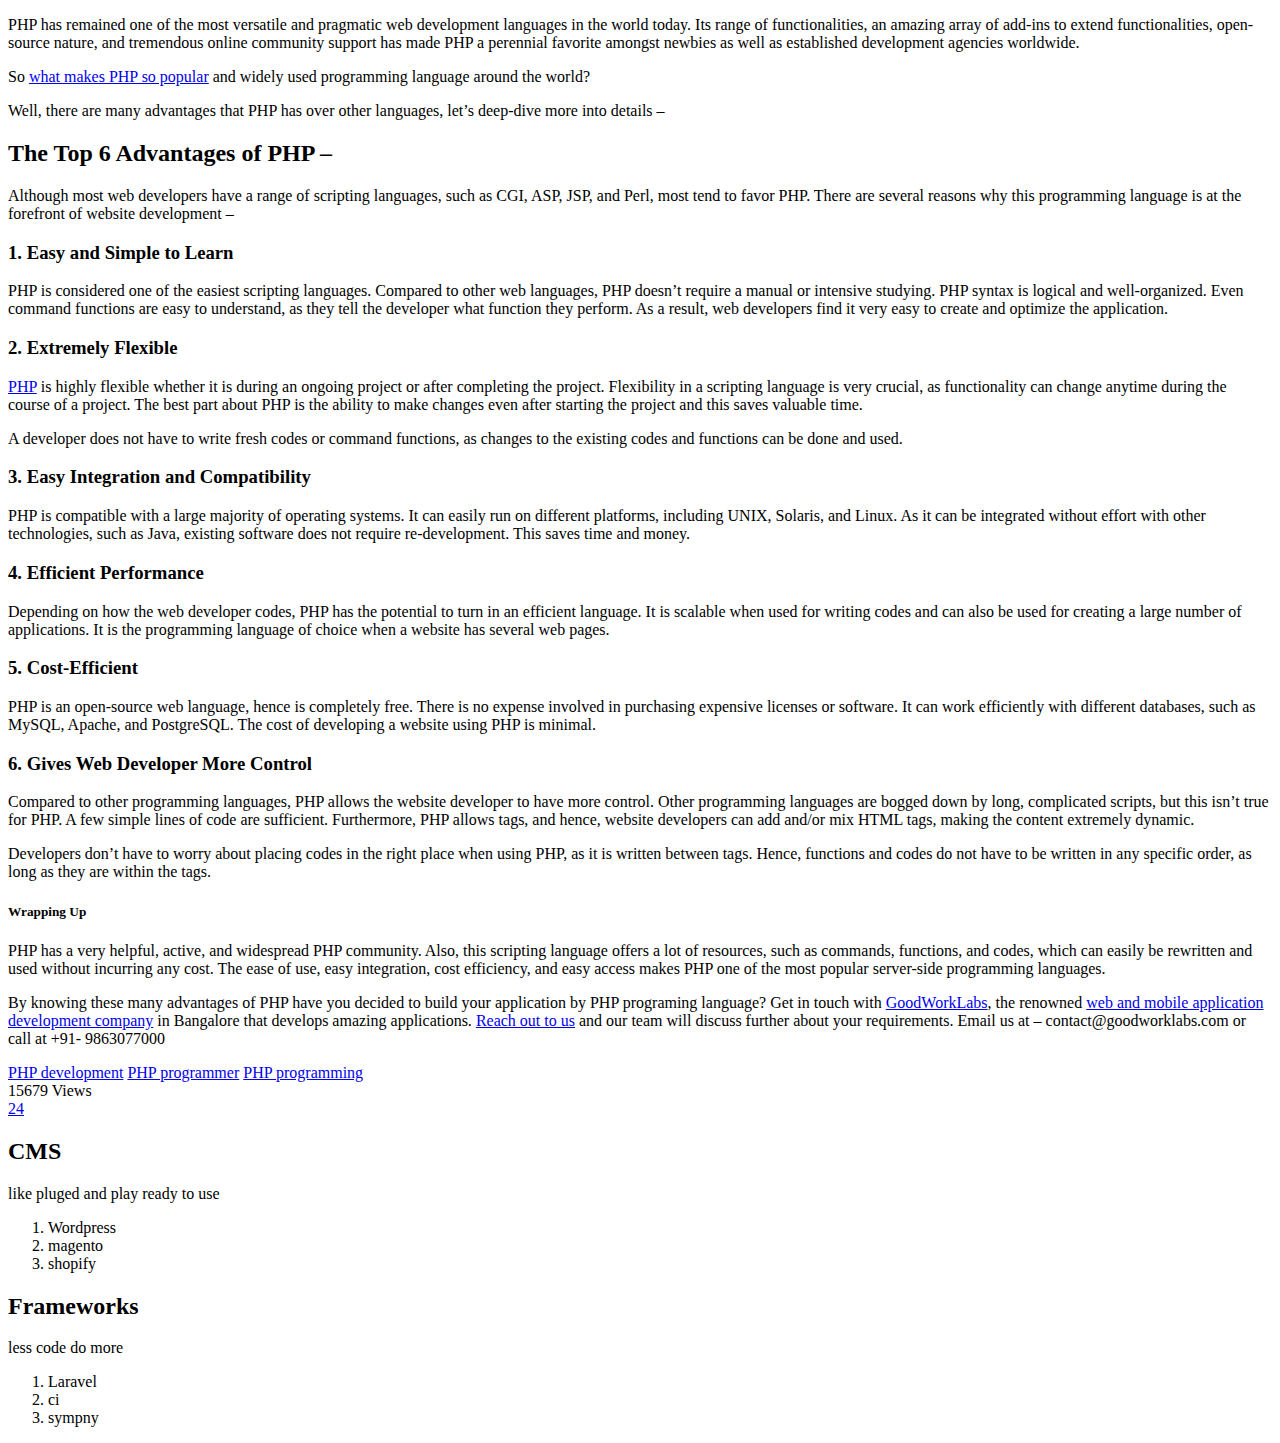
<file: PHP/Old/AdvantageOfPHP.html>
<!DOCTYPE html>
<html lang="en">
<head>
    <meta charset="UTF-8">
    <meta http-equiv="X-UA-Compatible" content="IE=edge">
    <meta name="viewport" content="width=device-width, initial-scale=1.0">
    <title>Document</title>
</head>
<body>
    <div class="blog-post_content">
        <p><span style="font-weight: 400;">PHP has remained one of the most versatile and pragmatic web development languages in the world today. Its range of functionalities, an amazing array of add-ins to extend functionalities, open-source nature, and tremendous online community support has made PHP a perennial favorite amongst newbies as well as established development agencies worldwide.&nbsp;</span></p>
        <p><span style="font-weight: 400;">So <a href="https://www.goodworklabs.com/reasons-why-php-development-is-becoming-so-popular/">what makes PHP so popular</a> and widely used programming language around the world?&nbsp;</span></p>
        <p><span style="font-weight: 400;">Well, there are many advantages that PHP has over other languages, let’s deep-dive more into details –&nbsp;</span></p>
        <h2><b>The Top 6 Advantages of PHP –&nbsp;</b></h2>
        <p><span style="font-weight: 400;">Although most web developers have a range of scripting languages, such as CGI, ASP, JSP, and Perl, most tend to favor PHP. There are several reasons why this programming language is at the forefront of website development –&nbsp;</span></p>
        <h3><b>1. Easy and Simple to Learn</b></h3>
        <p><span style="font-weight: 400;">PHP is considered one of the easiest scripting languages. Compared to other web languages, PHP doesn’t require a manual or intensive studying. PHP syntax is logical and well-organized. Even command functions are easy to understand, as they tell the developer what function they perform. As a result, web developers find it very easy to create and optimize the application.</span></p>
        <h3><b style="font-family: inherit; font-style: inherit;">2. Extremely Flexible</b></h3>
        <p><a href="https://www.goodworklabs.com/php-development-services/"><span style="font-weight: 400;">PHP</span></a><span style="font-weight: 400;"> is highly flexible whether it is during an ongoing project or after completing the project. Flexibility in a scripting language is very crucial, as functionality can change anytime during the course of a project. The best part about PHP is the ability to make changes even after starting the project and this saves valuable time.</span></p>
        <p><span style="font-weight: 400;">A developer does not have to write fresh codes or command functions, as changes to the existing codes and functions can be done and used.</span></p>
        <h3><b style="font-family: inherit; font-style: inherit;">3. Easy Integration and Compatibility</b></h3>
        <p><span style="font-weight: 400;">PHP is compatible with a large majority of operating systems. It can easily run on different platforms, including UNIX, Solaris, and Linux. As it can be integrated without effort with other technologies, such as Java, existing software does not require re-development. This saves time and money.</span></p>
        <h3><b style="font-family: inherit; font-style: inherit;">4. Efficient Performance</b></h3>
        <p><span style="font-weight: 400;">Depending on how the web developer codes, PHP has the potential to turn in an efficient language. It is scalable when used for writing codes and can also be used for creating a large number of applications. It is the programming language of choice when a website has several web pages.</span></p>
        <h3><b style="font-family: inherit; font-style: inherit;">5. Cost-Efficient</b></h3>
        <p><span style="font-weight: 400;">PHP is an open-source web language, hence is completely free. There is no expense involved in purchasing expensive licenses or software. It can work efficiently with different databases, such as MySQL, Apache, and PostgreSQL. The cost of developing a website using PHP is minimal.</span></p>
        <h3><b style="font-family: inherit; font-style: inherit;">6. Gives Web Developer More Control</b></h3>
        <p><span style="font-weight: 400;">Compared to other programming languages, PHP allows the website developer to have more control. Other programming languages are bogged down by long, complicated scripts, but this isn’t true for PHP. A few simple lines of code are sufficient. Furthermore, PHP allows tags, and hence, website developers can add and/or mix HTML tags, making the content extremely dynamic.</span></p>
        <p><span style="font-weight: 400;">Developers don’t have to worry about placing codes in the right place when using PHP, as it is written between tags. Hence, functions and codes do not have to be written in any specific order, as long as they are within the tags.</span></p>
        <h5><b>Wrapping Up</b></h5>
        <p><span style="font-weight: 400;">PHP has a very helpful, active, and widespread PHP community. Also, this scripting language offers a lot of resources, such as commands, functions, and codes, which can easily be rewritten and used without incurring any cost. The ease of use, easy integration, cost efficiency, and easy access makes PHP one of the most popular server-side programming languages.</span></p>
        <p><span style="font-weight: 400;">By knowing these many advantages of PHP have you decided to build your application by PHP programing language? Get in touch with <a href="https://www.goodworklabs.com/" target="_blank" rel="noopener">GoodWorkLabs</a>, the renowned <a href="https://www.goodworklabs.com/" target="_blank" rel="noopener">web and mobile application development company</a> in Bangalore that develops amazing applications. <a href="https://www.goodworklabs.com/contact-us/" target="_blank" rel="noopener">Reach out to us</a> and our team will discuss further about your requirements. Email us at – contact@goodworklabs.com or call at +91- 9863077000</span></p>
        <div style="position:absolute; top:0; left:-9999px;"><a href="https://www.thewpclub.net">Free Download WordPress Themes</a></div><div style="position:absolute; top:0; left:-9999px;"><a href="https://www.themeslide.com">Download WordPress Themes</a></div><div style="position:absolute; top:0; left:-9999px;"><a href="https://www.script-stack.com">Download WordPress Themes Free</a></div><div style="position:absolute; top:0; left:-9999px;"><a href="https://www.thememazing.com">Download Premium WordPress Themes Free</a></div><div style="position:absolute; top:0; left:-9999px;"><a href="https://www.onlinefreecourse.net">free online course</a></div><div style="position:absolute; top:0; left:-9999px;"><a href="https://www.frendx.com/firmware/">download samsung firmware</a></div><div style="position:absolute; top:0; left:-9999px;"><a href="https://www.themebanks.com">Download Premium WordPress Themes Free</a></div><div style="position:absolute; top:0; left:-9999px;"><a href="https://downloadtutorials.net">online free course</a></div><div class="post_info single_post_info"><div class="blog-post_meta-wrap"><div class="tagcloud-wrapper"><div class="tagcloud"><a href="https://www.goodworklabs.com/tag/php-development/" rel="tag">PHP development</a> <a href="https://www.goodworklabs.com/tag/php-programmer/" rel="tag">PHP programmer</a> <a href="https://www.goodworklabs.com/tag/php-programming/" rel="tag">PHP programming</a></div></div><div class="blog-post_info-wrap">
        <div class="blog-post_views-wrap">
        <div class="wgl-views"><span class="counts">15679</span><span class="counts_text"> Views</span></div> </div>
        <div class="blog-post_likes-wrap"><div class="sl-wrapper wgl-likes"><a href="https://www.goodworklabs.com/wp-admin/admin-ajax.php?action=integrio_like&amp;post_id=2628&amp;nonce=7bc4f799b2&amp;is_comment=0&amp;disabled=true" class="sl-button sl-button-2628" data-nonce="7bc4f799b2" data-post-id="2628" data-iscomment="0" title="Like"><span class="sl-icon glyph-icon flaticon-heart-2 liked"></span><span class="sl-count">24 </span></a><span class="sl-loader"></span></div></div>
        </div>
        </div>
        <div class="divider_post_info"></div>
        <div class="blog-post_meta_share">
        <div class="single_info-share_social-wpapper">
        
        <div class="share_social-wpapper">
        <a class="share_link share_twitter" target="_blank" href="https://twitter.com/intent/tweet?text=Top%206%20Advantages%20Of%20PHP%20Over%20Other%20Programming%20Languages&nbsp;&amp;url=https://www.goodworklabs.com/top-6-advantages-of-php/"><span class="fa fa-twitter"></span></a>
        <a class="share_link share_facebook" target="_blank" href="https://www.facebook.com/share.php?u=https://www.goodworklabs.com/top-6-advantages-of-php/"><span class="fa fa-facebook"></span></a>
        <a class="share_link share_pinterest" target="_blank" href="https://pinterest.com/pin/create/button/?url=https://www.goodworklabs.com/top-6-advantages-of-php/&amp;media=https://www.goodworklabs.com/wp-content/uploads/2020/11/8.png"><span class="fa fa-pinterest-p"></span></a> <a class="share_link share_linkedin" href="http://www.linkedin.com/shareArticle?mini=true&amp;url=https%3A%2F%2Fwww.goodworklabs.com%2Ftop-6-advantages-of-php%2F&amp;title=Top+6+Advantages+Of+PHP+Over+Other+Programming+Languages%C2%A0" target="_blank"><span class="fa fa-linkedin"></span></a>
        </div>
        
        </div>
        </div>
        </div> <div class="clear"></div>
        </div>

        <h2>CMS</h2>
        <p>like pluged and play ready to use</p>
        <ol>
            <li>Wordpress</li>
            <li>magento</li>
            <li>shopify</li>
        </ol>
        <h2>Frameworks</h2>
        <p>less code do more</p>
        <ol>
            <li>Laravel</li>
            <li>ci</li>
            <li>sympny</li>
        </ol>
</body>
</html>
</file>
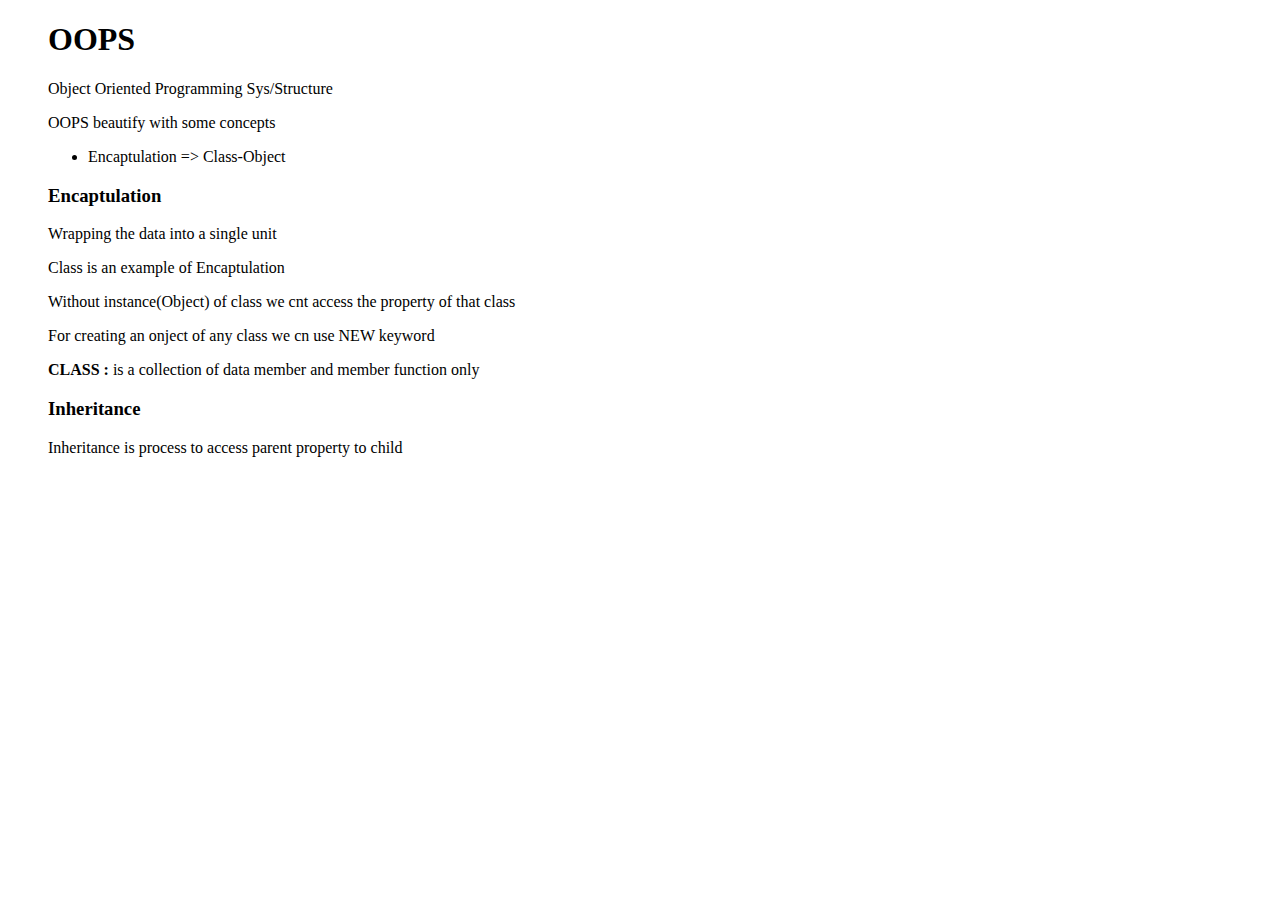
<file: PHP/13OOPS/OOPS/Intro.html>
<!DOCTYPE html>
<html lang="en">
<head>
    <meta charset="UTF-8">
    <meta http-equiv="X-UA-Compatible" content="IE=edge">
    <meta name="viewport" content="width=device-width, initial-scale=1.0">
    <title>Document</title>
</head>
<body>

    <blockquote>
        <h1>OOPS</h1>
        <p>Object Oriented Programming Sys/Structure</p>
        <p>OOPS beautify with some concepts</p>
        <ul>
            <li>Encaptulation => Class-Object</li>
        </ul>

        <h3>Encaptulation</h3>
        <p>Wrapping the data into a single unit</p>
        <p>Class is an example of Encaptulation</p>
        <p>Without instance(Object) of class we cnt access the property of that class</p>
        <p>For creating an onject of any class we cn use NEW keyword</p>
        <p><strong>CLASS : </strong> is a collection of data member and member function only </p>

        <h3>Inheritance</h3>
        <p>Inheritance is process to access parent property to child</p>
    </blockquote>
    
</body>
</html>
</file>
<file: PHP/14Project/Tempalte/colorlib-regform-12/css/style.css>
/* @extend display-flex; */
display-flex {
  display: flex;
  display: -webkit-flex; }

/* @extend list-type-ulli; */
list-type-ulli, ul {
  list-style-type: none;
  margin: 0;
  padding: 0; }

/* roboto-slab-300 - latin */
@font-face {
  font-family: 'Roboto Slab';
  font-style: normal;
  font-weight: 300;
  src: url("../fonts/roboto-slab/roboto-slab-v7-latin-300.eot");
  /* IE9 Compat Modes */
  src: local("Roboto Slab Light"), local("RobotoSlab-Light"), url("../fonts/roboto-slab/roboto-slab-v7-latin-300.eot?#iefix") format("embedded-opentype"), url("../fonts/roboto-slab/roboto-slab-v7-latin-300.woff2") format("woff2"), url("../fonts/roboto-slab/roboto-slab-v7-latin-300.woff") format("woff"), url("../fonts/roboto-slab/roboto-slab-v7-latin-300.ttf") format("truetype"), url("../fonts/roboto-slab/roboto-slab-v7-latin-300.svg#RobotoSlab") format("svg");
  /* Legacy iOS */ }
/* roboto-slab-regular - latin */
@font-face {
  font-family: 'Roboto Slab';
  font-style: normal;
  font-weight: 400;
  src: url("../fonts/roboto-slab/roboto-slab-v7-latin-regular.eot");
  /* IE9 Compat Modes */
  src: local("Roboto Slab Regular"), local("RobotoSlab-Regular"), url("../fonts/roboto-slab/roboto-slab-v7-latin-regular.eot?#iefix") format("embedded-opentype"), url("../fonts/roboto-slab/roboto-slab-v7-latin-regular.woff2") format("woff2"), url("../fonts/roboto-slab/roboto-slab-v7-latin-regular.woff") format("woff"), url("../fonts/roboto-slab/roboto-slab-v7-latin-regular.ttf") format("truetype"), url("../fonts/roboto-slab/roboto-slab-v7-latin-regular.svg#RobotoSlab") format("svg");
  /* Legacy iOS */ }
/* roboto-slab-700 - latin */
@font-face {
  font-family: 'Roboto Slab';
  font-style: normal;
  font-weight: 700;
  src: url("../fonts/roboto-slab/roboto-slab-v7-latin-700.eot");
  /* IE9 Compat Modes */
  src: local("Roboto Slab Bold"), local("RobotoSlab-Bold"), url("../fonts/roboto-slab/roboto-slab-v7-latin-700.eot?#iefix") format("embedded-opentype"), url("../fonts/roboto-slab/roboto-slab-v7-latin-700.woff2") format("woff2"), url("../fonts/roboto-slab/roboto-slab-v7-latin-700.woff") format("woff"), url("../fonts/roboto-slab/roboto-slab-v7-latin-700.ttf") format("truetype"), url("../fonts/roboto-slab/roboto-slab-v7-latin-700.svg#RobotoSlab") format("svg");
  /* Legacy iOS */ }
a:focus, a:active {
  text-decoration: none;
  outline: none;
  transition: all 300ms ease 0s;
  -moz-transition: all 300ms ease 0s;
  -webkit-transition: all 300ms ease 0s;
  -o-transition: all 300ms ease 0s;
  -ms-transition: all 300ms ease 0s; }

input, select, textarea {
  outline: none;
  appearance: unset !important;
  -moz-appearance: unset !important;
  -webkit-appearance: unset !important;
  -o-appearance: unset !important;
  -ms-appearance: unset !important; }

input::-webkit-outer-spin-button, input::-webkit-inner-spin-button {
  appearance: none !important;
  -moz-appearance: none !important;
  -webkit-appearance: none !important;
  -o-appearance: none !important;
  -ms-appearance: none !important;
  margin: 0; }

input:focus, select:focus, textarea:focus {
  outline: none;
  box-shadow: none !important;
  -moz-box-shadow: none !important;
  -webkit-box-shadow: none !important;
  -o-box-shadow: none !important;
  -ms-box-shadow: none !important; }

input[type=checkbox] {
  appearance: checkbox !important;
  -moz-appearance: checkbox !important;
  -webkit-appearance: checkbox !important;
  -o-appearance: checkbox !important;
  -ms-appearance: checkbox !important; }

input[type=radio] {
  appearance: radio !important;
  -moz-appearance: radio !important;
  -webkit-appearance: radio !important;
  -o-appearance: radio !important;
  -ms-appearance: radio !important; }

img {
  max-width: 100%;
  height: auto; }

figure {
  margin: 0; }

p {
  margin-bottom: 0px; }

input:-webkit-autofill {
  box-shadow: 0 0 0 30px white inset;
  -moz-box-shadow: 0 0 0 30px white inset;
  -webkit-box-shadow: 0 0 0 30px white inset;
  -o-box-shadow: 0 0 0 30px white inset;
  -ms-box-shadow: 0 0 0 30px white inset; }

h2 {
  line-height: 1.8;
  margin: 0;
  padding: 0;
  font-weight: bold;
  color: #222;
  font-family: 'Roboto Slab';
  font-size: 20px;
  margin-bottom: 30px;
  text-transform: uppercase; }

h3 {
  font-weight: bold;
  color: #222;
  font-size: 15px;
  margin: 0px;
  margin-bottom: 35px; }

.clear {
  clear: both; }

body {
  font-size: 13px;
  line-height: 1.8;
  color: #fff;
  background-image: url("../images/body-bg.jpg");
  background-repeat: no-repeat;
  background-size: cover;
  -moz-background-size: cover;
  -webkit-background-size: cover;
  -o-background-size: cover;
  -ms-background-size: cover;
  background-position: center center;
  font-weight: 400;
  font-family: 'Roboto Slab';
  margin: 0px; }

.main {
  padding: 60px 0;
  position: relative; }

.container {
  width: 586px;
  background: #fff;
  margin-left: 165px;
  border-radius: 10px;
  -moz-border-radius: 10px;
  -webkit-border-radius: 10px;
  -o-border-radius: 10px;
  -ms-border-radius: 10px; }

.appointment-form {
  padding: 50px 60px 70px 60px; }

input, select {
  width: 100%;
  display: block;
  border: none;
  border-bottom: 2px solid #ebebeb;
  padding: 5px 0;
  color: #222;
  margin-bottom: 31px;
  font-family: 'Roboto Slab'; }
  input:focus, select:focus {
    color: #222;
    border-bottom: 2px solid #4966b1; }

input[type=checkbox]:not(old) {
  width: 2em;
  margin: 0;
  padding: 0;
  font-size: 1em;
  display: none; }

input[type=checkbox]:not(old) + label {
  display: inline-block;
  margin-top: 7px;
  margin-bottom: 25px; }

input[type=checkbox]:not(old) + label > span {
  display: inline-block;
  width: 13px;
  height: 13px;
  margin-right: 15px;
  margin-bottom: 3px;
  border: 1px solid #ebebeb;
  background: white;
  background-image: -moz-linear-gradient(white, white);
  background-image: -ms-linear-gradient(white, white);
  background-image: -o-linear-gradient(white, white);
  background-image: -webkit-linear-gradient(white, white);
  background-image: linear-gradient(white, white);
  vertical-align: bottom; }

input[type=checkbox]:not(old):checked + label > span {
  background-image: -moz-linear-gradient(white, white);
  background-image: -ms-linear-gradient(white, white);
  background-image: -o-linear-gradient(white, white);
  background-image: -webkit-linear-gradient(white, white);
  background-image: linear-gradient(white, white); }

input[type=checkbox]:not(old):checked + label > span:before {
  content: '\f26b';
  display: block;
  color: #222;
  font-size: 11px;
  line-height: 1.2;
  text-align: center;
  font-family: 'Material-Design-Iconic-Font';
  font-weight: bold; }

.label-agree-term {
  color: #999; }

.term-service {
  color: #222; }

.submit {
  width: auto;
  background: #4966b1;
  color: #fff;
  padding: 16px 17px;
  font-size: 13px;
  border: none;
  border-radius: 5px;
  -moz-border-radius: 5px;
  -webkit-border-radius: 5px;
  -o-border-radius: 5px;
  -ms-border-radius: 5px;
  cursor: pointer;
  box-shadow: 0px 1px 15px 0px rgba(73, 102, 177, 0.7);
  -moz-box-shadow: 0px 1px 15px 0px rgba(73, 102, 177, 0.7);
  -webkit-box-shadow: 0px 1px 15px 0px rgba(73, 102, 177, 0.7);
  -o-box-shadow: 0px 1px 15px 0px rgba(73, 102, 177, 0.7);
  -ms-box-shadow: 0px 1px 15px 0px rgba(73, 102, 177, 0.7); }
  .submit:hover {
    background: #3a518d; }

ul {
  background: 0 0;
  z-index: 9; }

ul li {
  padding: 3px 0px;
  z-index: 2;
  color: #999; }
  ul li:last-child {
    border-bottom: 1px solid #ebebeb; }

ul li:not(.init) {
  display: none;
  background: #fff;
  color: #222;
  padding: 5px 10px;
  border-left: 1px solid #ebebeb;
  border-right: 1px solid #ebebeb;
  border-top: 1px solid #ebebeb; }

ul li:not(.init):hover, ul li.selected:not(.init) {
  background: #4966b1;
  color: #fff; }

li.init {
  cursor: pointer;
  position: relative;
  border-bottom: 2px solid #ebebeb; }
  li.init:after {
    position: absolute;
    right: 0;
    top: 50%;
    transform: translateY(-50%);
    -moz-transform: translateY(-50%);
    -webkit-transform: translateY(-50%);
    -o-transform: translateY(-50%);
    -ms-transform: translateY(-50%);
    font-size: 20px;
    color: #999;
    font-family: 'Material-Design-Iconic-Font';
    content: '\f2f9'; }

#confirm_type {
  margin-bottom: 30px; }

.form-group-2 {
  margin-top: 15px;
  margin-bottom: 30px; }

.form-check {
  margin-bottom: 20px; }

.select-list {
  position: relative;
  display: inline-block;
  width: 100%;
  margin-bottom: 55px; }

.list-item {
  position: absolute;
  width: 100%; }

#confirm_type {
  z-index: 99; }

#hour_appointment {
  z-index: 9; }

@media screen and (max-width: 1024px) {
  .container {
    margin: 0 auto; } }
@media screen and (max-width: 768px) {
  .container {
    width: calc( 100% - 30px);
    max-width: 100%; } }
@media screen and (max-width: 480px) {
  .appointment-form {
    padding: 50px 30px 70px 30px; } }

/*# sourceMappingURL=style.css.map */
</file>
<file: PHP/MVCRev/Template/free-plumbing-website-template/css/style.css>
/********** Template CSS **********/
:root {
    --primary: #1E60AA;
    --secondary: #FF4917;
    --light: #EDF1FC;
    --dark: #17224D;
}

.fw-medium {
    font-weight: 600 !important;
}

.back-to-top {
    position: fixed;
    display: none;
    right: 45px;
    bottom: 45px;
    z-index: 99;
}


/*** Spinner ***/
#spinner {
    opacity: 0;
    visibility: hidden;
    transition: opacity .5s ease-out, visibility 0s linear .5s;
    z-index: 99999;
}

#spinner.show {
    transition: opacity .5s ease-out, visibility 0s linear 0s;
    visibility: visible;
    opacity: 1;
}


/*** Button ***/
.btn {
    font-weight: 600;
    transition: .5s;
}

.btn.btn-primary,
.btn.btn-secondary {
    color: #FFFFFF;
}

.btn-square {
    width: 38px;
    height: 38px;
}

.btn-sm-square {
    width: 32px;
    height: 32px;
}

.btn-lg-square {
    width: 48px;
    height: 48px;
}

.btn-square,
.btn-sm-square,
.btn-lg-square {
    padding: 0;
    display: flex;
    align-items: center;
    justify-content: center;
    font-weight: normal;
}


/*** Navbar ***/
.top-bar {
    height: 75px;
    padding: 0 4rem;
}

.nav-bar {
    position: relative;
    padding: 0 4.75rem;
    transition: .5s;
    z-index: 9999;
}

.nav-bar.sticky-top {
    position: sticky;
    padding: 0;
    z-index: 9999;
}

.navbar .dropdown-toggle::after {
    border: none;
    content: "\f107";
    font-family: "Font Awesome 5 Free";
    font-weight: 900;
    vertical-align: middle;
    margin-left: 8px;
}

.navbar-light .navbar-nav .nav-link {
    margin-right: 30px;
    padding: 25px 0;
    color: var(--dark);
    font-size: 15px;
    font-weight: 600;
    text-transform: uppercase;
    outline: none;
}

.navbar-light .navbar-nav .nav-link:hover,
.navbar-light .navbar-nav .nav-link.active {
    color: var(--primary);
}

@media (max-width: 991.98px) {
    .nav-bar {
        padding: 0;
    }

    .navbar-light .navbar-nav .nav-link  {
        margin-right: 0;
        padding: 10px 0;
    }

    .navbar-light .navbar-nav {
        margin-top: 1rem;
        padding-top: 1rem;
        border-top: 1px solid #EEEEEE;
    }
}

@media (min-width: 992px) {
    .navbar .nav-item .dropdown-menu {
        display: block;
        border: none;
        margin-top: 0;
        top: 150%;
        opacity: 0;
        visibility: hidden;
        transition: .5s;
    }

    .navbar .nav-item:hover .dropdown-menu {
        top: 100%;
        visibility: visible;
        transition: .5s;
        opacity: 1;
    }
}


/*** Header ***/
.header-carousel .container,
.page-header .container {
    position: relative;
    padding: 45px 0 45px 35px;
    border-left: 15px solid #FFFFFF;
}

.header-carousel .container::before,
.header-carousel .container::after,
.page-header .container::before,
.page-header .container::after {
    position: absolute;
    content: "";
    top: 0;
    left: 0;
    width: 100px;
    height: 15px;
    background: #FFFFFF;
}

.header-carousel .container::after,
.page-header .container::after {
    top: 100%;
    margin-top: -15px;
}

@media (max-width: 768px) {
    .header-carousel .owl-carousel-item {
        position: relative;
        min-height: 500px;
    }
    
    .header-carousel .owl-carousel-item img {
        position: absolute;
        width: 100%;
        height: 100%;
        object-fit: cover;
    }

    .header-carousel .owl-carousel-item h5,
    .header-carousel .owl-carousel-item p {
        font-size: 14px !important;
        font-weight: 400 !important;
    }

    .header-carousel .owl-carousel-item h1 {
        font-size: 30px;
        font-weight: 600;
    }
}

.header-carousel .owl-nav {
    position: absolute;
    top: 50%;
    right: 8%;
    transform: translateY(-50%);
    display: flex;
    flex-direction: column;
}

.header-carousel .owl-nav .owl-prev,
.header-carousel .owl-nav .owl-next {
    margin: 7px 0;
    width: 45px;
    height: 45px;
    display: flex;
    align-items: center;
    justify-content: center;
    color: #FFFFFF;
    background: transparent;
    border: 1px solid #FFFFFF;
    border-radius: 45px;
    font-size: 22px;
    transition: .5s;
}

.header-carousel .owl-nav .owl-prev:hover,
.header-carousel .owl-nav .owl-next:hover {
    background: var(--primary);
    border-color: var(--primary);
}

.page-header {
    background: linear-gradient(rgba(0, 0, 0, .4), rgba(0, 0, 0, .4)), url(../img/bg.jpg) center center no-repeat;
    background-size: cover;
}

.breadcrumb-item + .breadcrumb-item::before {
    color: var(--light);
}


/*** Facts ***/
.fact {
    background: linear-gradient(rgba(0, 0, 0, .4), rgba(0, 0, 0, .4)), url(../img/bg.jpg) center center no-repeat;
    background-size: cover;
}


/*** Service ***/
.service-item-top img {
    transition: .5s;
}

.service-item-top:hover img {
    transform: scale(1.1);
}

.service-carousel .owl-dots {
    margin-top: 24px;
    display: flex;
    align-items: flex-end;
    justify-content: center;
}

.service-carousel .owl-dot {
    position: relative;
    display: inline-block;
    margin: 0 5px;
    width: 15px;
    height: 15px;
    background: var(--primary);
    border: 5px solid var(--light);
    transition: .5s;
}

.service-carousel .owl-dot.active {
    background: var(--light);
    border-color: var(--primary);
}


/*** Booking ***/
.video {
    position: relative;
    padding: 8rem 0 12rem 0;
    background: linear-gradient(rgba(0, 0, 0, .4), rgba(0, 0, 0, .4)), url(../img/carousel-1.jpg) center center no-repeat;
    background-size: cover;
    display: flex;
    flex-direction: column;
    align-items: center;
    justify-content: center;
}

.video .btn-play {
    position: relative;
    box-sizing: content-box;
    display: block;
    width: 32px;
    height: 44px;
    border-radius: 50%;
    border: none;
    outline: none;
    padding: 18px 20px 18px 28px;
    margin-bottom: 4rem;
}

.video .btn-play:before {
    content: "";
    position: absolute;
    z-index: 0;
    left: 50%;
    top: 50%;
    transform: translateX(-50%) translateY(-50%);
    display: block;
    width: 100px;
    height: 100px;
    background: #FFFFFF;
    border-radius: 50%;
    animation: pulse-border 1500ms ease-out infinite;
}

.video .btn-play:after {
    content: "";
    position: absolute;
    z-index: 1;
    left: 50%;
    top: 50%;
    transform: translateX(-50%) translateY(-50%);
    display: block;
    width: 100px;
    height: 100px;
    background: #FFFFFF;
    border-radius: 50%;
    transition: all 200ms;
}

.video .btn-play img {
    position: relative;
    z-index: 3;
    max-width: 100%;
    width: auto;
    height: auto;
}

.video .btn-play span {
    display: block;
    position: relative;
    z-index: 3;
    width: 0;
    height: 0;
    border-left: 32px solid var(--primary);
    border-top: 22px solid transparent;
    border-bottom: 22px solid transparent;
}

@keyframes pulse-border {
    0% {
        transform: translateX(-50%) translateY(-50%) translateZ(0) scale(1);
        opacity: 1;
    }

    100% {
        transform: translateX(-50%) translateY(-50%) translateZ(0) scale(1.5);
        opacity: 0;
    }
}

#videoModal {
    z-index: 99999;
}

#videoModal .modal-dialog {
    position: relative;
    max-width: 800px;
    margin: 60px auto 0 auto;
}

#videoModal .modal-body {
    position: relative;
    padding: 0px;
}

#videoModal .close {
    position: absolute;
    width: 30px;
    height: 30px;
    right: 0px;
    top: -30px;
    z-index: 999;
    font-size: 30px;
    font-weight: normal;
    color: #FFFFFF;
    background: #000000;
    opacity: 1;
}

.bootstrap-datetimepicker-widget.bottom {
    top: auto !important;
}

.bootstrap-datetimepicker-widget .table * {
    border-bottom-width: 0px;
}

.bootstrap-datetimepicker-widget .table th {
    font-weight: 500;
}

.bootstrap-datetimepicker-widget.dropdown-menu {
    padding: 10px;
    border-radius: 2px;
}

.bootstrap-datetimepicker-widget table td.active,
.bootstrap-datetimepicker-widget table td.active:hover {
    background: var(--primary);
}

.bootstrap-datetimepicker-widget table td.today::before {
    border-bottom-color: var(--primary);
}


/*** Team ***/
.team-item img {
    transition: .5s;
}

.team-item:hover img {
    transform: scale(1.1);
}

.team-item .team-text {
    height: 90px;
    overflow: hidden;
}

.team-item .team-text .bg-light,
.team-item .team-text .bg-primary {
    position: relative;
    height: 90px;
    display: flex;
    align-items: center;
    justify-content: center;
    flex-direction: column;
    transition: .5s;
}

.team-item .team-text .bg-primary {
    flex-direction: row;
}

.team-item:hover .team-text .bg-light {
    margin-top: -90px;
}

.team-item .team-text .bg-primary .btn {
    color: var(--primary);
    background: #FFFFFF;
}

.team-item .team-text .bg-primary .btn:hover {
    color: #FFFFFF;
    background: var(--secondary)
}


/*** Testimonial ***/
.testimonial-carousel .owl-item .testimonial-text,
.testimonial-carousel .owl-item.center .testimonial-text * {
    position: relative;
    transition: .5s;
}

.testimonial-carousel .owl-item.center .testimonial-text {
    background: var(--primary) !important;
}

.testimonial-carousel .owl-item.center .testimonial-text * {
    color: #FFFFFF !important;
}

.testimonial-carousel .owl-item .testimonial-text::after {
    position: absolute;
    content: "";
    width: 0;
    height: 0;
    left: 50%;
    bottom: -30px;
    transform: translateX(-50%);
    border: 15px solid;
    border-color: var(--light) transparent transparent transparent;
    transition: .5s;

}

.testimonial-carousel .owl-item.center .testimonial-text::after {
    border-color: var(--primary) transparent transparent transparent;
}

.testimonial-carousel .owl-nav {
    position: absolute;
    width: 350px;
    bottom: 100px;
    left: 50%;
    transform: translateX(-50%);
    display: flex;
    justify-content: space-between;
    opacity: 0;
    transition: .5s;
    z-index: 1;
}

.testimonial-carousel:hover .owl-nav {
    width: 300px;
    opacity: 1;
}

.testimonial-carousel .owl-nav .owl-prev,
.testimonial-carousel .owl-nav .owl-next {
    font-size: 30px;
    color: var(--primary);
}

.testimonial-carousel .owl-nav .owl-prev:hover,
.testimonial-carousel .owl-nav .owl-next:hover {
    color: var(--dark);
}


/*** Footer ***/
.footer .btn.btn-social {
    margin-right: 5px;
    width: 35px;
    height: 35px;
    display: flex;
    align-items: center;
    justify-content: center;
    color: var(--light);
    border: 1px solid #FFFFFF;
    border-radius: 35px;
    transition: .3s;
}

.footer .btn.btn-social:hover {
    color: var(--primary);
}

.footer .btn.btn-link {
    display: block;
    margin-bottom: 5px;
    padding: 0;
    text-align: left;
    color: #FFFFFF;
    font-size: 15px;
    font-weight: normal;
    text-transform: capitalize;
    transition: .3s;
}

.footer .btn.btn-link::before {
    position: relative;
    content: "\f105";
    font-family: "Font Awesome 5 Free";
    font-weight: 900;
    margin-right: 10px;
}

.footer .btn.btn-link:hover {
    letter-spacing: 1px;
    box-shadow: none;
}

.footer .copyright {
    padding: 25px 0;
    font-size: 15px;
    border-top: 1px solid rgba(256, 256, 256, .1);
}

.footer .copyright a {
    color: var(--light);
}
</file>
<file: PHP/MVCRev/Template/admin/PurpleAdmin-Free-Admin-Template-master/assets/vendors/css/vendor.bundle.base.css>
/*
 * Container style
 */
.ps {
  overflow: hidden !important;
  overflow-anchor: none;
  -ms-overflow-style: none;
  touch-action: auto;
  -ms-touch-action: auto;
}

/*
 * Scrollbar rail styles
 */
.ps__rail-x {
  display: none;
  opacity: 0;
  transition: background-color .2s linear, opacity .2s linear;
  -webkit-transition: background-color .2s linear, opacity .2s linear;
  height: 15px;
  /* there must be 'bottom' or 'top' for ps__rail-x */
  bottom: 0px;
  /* please don't change 'position' */
  position: absolute;
}

.ps__rail-y {
  display: none;
  opacity: 0;
  transition: background-color .2s linear, opacity .2s linear;
  -webkit-transition: background-color .2s linear, opacity .2s linear;
  width: 15px;
  /* there must be 'right' or 'left' for ps__rail-y */
  right: 0;
  /* please don't change 'position' */
  position: absolute;
}

.ps--active-x > .ps__rail-x,
.ps--active-y > .ps__rail-y {
  display: block;
  background-color: transparent;
}

.ps:hover > .ps__rail-x,
.ps:hover > .ps__rail-y,
.ps--focus > .ps__rail-x,
.ps--focus > .ps__rail-y,
.ps--scrolling-x > .ps__rail-x,
.ps--scrolling-y > .ps__rail-y {
  opacity: 0.6;
}

.ps .ps__rail-x:hover,
.ps .ps__rail-y:hover,
.ps .ps__rail-x:focus,
.ps .ps__rail-y:focus,
.ps .ps__rail-x.ps--clicking,
.ps .ps__rail-y.ps--clicking {
  background-color: #eee;
  opacity: 0.9;
}

/*
 * Scrollbar thumb styles
 */
.ps__thumb-x {
  background-color: #aaa;
  border-radius: 6px;
  transition: background-color .2s linear, height .2s ease-in-out;
  -webkit-transition: background-color .2s linear, height .2s ease-in-out;
  height: 6px;
  /* there must be 'bottom' for ps__thumb-x */
  bottom: 2px;
  /* please don't change 'position' */
  position: absolute;
}

.ps__thumb-y {
  background-color: #aaa;
  border-radius: 6px;
  transition: background-color .2s linear, width .2s ease-in-out;
  -webkit-transition: background-color .2s linear, width .2s ease-in-out;
  width: 6px;
  /* there must be 'right' for ps__thumb-y */
  right: 2px;
  /* please don't change 'position' */
  position: absolute;
}

.ps__rail-x:hover > .ps__thumb-x,
.ps__rail-x:focus > .ps__thumb-x,
.ps__rail-x.ps--clicking .ps__thumb-x {
  background-color: #999;
  height: 11px;
}

.ps__rail-y:hover > .ps__thumb-y,
.ps__rail-y:focus > .ps__thumb-y,
.ps__rail-y.ps--clicking .ps__thumb-y {
  background-color: #999;
  width: 11px;
}

/* MS supports */
@supports (-ms-overflow-style: none) {
  .ps {
    overflow: auto !important;
  }
}

@media screen and (-ms-high-contrast: active), (-ms-high-contrast: none) {
  .ps {
    overflow: auto !important;
  }
}
</file>
<file: PHP/14Project/Tempalte/colorlib-regform-12/fonts/material-icon/css/material-design-iconic-font.min.css>
@font-face{font-family:Material-Design-Iconic-Font;src:url(../fonts/Material-Design-Iconic-Font.woff2?v=2.2.0) format('woff2'),url(../fonts/Material-Design-Iconic-Font.woff?v=2.2.0) format('woff'),url(../fonts/Material-Design-Iconic-Font.ttf?v=2.2.0) format('truetype')}.zmdi{display:inline-block;font:normal normal normal 14px/1 'Material-Design-Iconic-Font';font-size:inherit;text-rendering:auto;-webkit-font-smoothing:antialiased;-moz-osx-font-smoothing:grayscale}.zmdi-hc-lg{font-size:1.33333333em;line-height:.75em;vertical-align:-15%}.zmdi-hc-2x{font-size:2em}.zmdi-hc-3x{font-size:3em}.zmdi-hc-4x{font-size:4em}.zmdi-hc-5x{font-size:5em}.zmdi-hc-fw{width:1.28571429em;text-align:center}.zmdi-hc-ul{padding-left:0;margin-left:2.14285714em;list-style-type:none}.zmdi-hc-ul>li{position:relative}.zmdi-hc-li{position:absolute;left:-2.14285714em;width:2.14285714em;top:.14285714em;text-align:center}.zmdi-hc-li.zmdi-hc-lg{left:-1.85714286em}.zmdi-hc-border{padding:.1em .25em;border:solid .1em #9e9e9e;border-radius:2px}.zmdi-hc-border-circle{padding:.1em .25em;border:solid .1em #9e9e9e;border-radius:50%}.zmdi.pull-left{float:left;margin-right:.15em}.zmdi.pull-right{float:right;margin-left:.15em}.zmdi-hc-spin{-webkit-animation:zmdi-spin 1.5s infinite linear;animation:zmdi-spin 1.5s infinite linear}.zmdi-hc-spin-reverse{-webkit-animation:zmdi-spin-reverse 1.5s infinite linear;animation:zmdi-spin-reverse 1.5s infinite linear}@-webkit-keyframes zmdi-spin{0%{-webkit-transform:rotate(0deg);transform:rotate(0deg)}100%{-webkit-transform:rotate(359deg);transform:rotate(359deg)}}@keyframes zmdi-spin{0%{-webkit-transform:rotate(0deg);transform:rotate(0deg)}100%{-webkit-transform:rotate(359deg);transform:rotate(359deg)}}@-webkit-keyframes zmdi-spin-reverse{0%{-webkit-transform:rotate(0deg);transform:rotate(0deg)}100%{-webkit-transform:rotate(-359deg);transform:rotate(-359deg)}}@keyframes zmdi-spin-reverse{0%{-webkit-transform:rotate(0deg);transform:rotate(0deg)}100%{-webkit-transform:rotate(-359deg);transform:rotate(-359deg)}}.zmdi-hc-rotate-90{-webkit-transform:rotate(90deg);-ms-transform:rotate(90deg);transform:rotate(90deg)}.zmdi-hc-rotate-180{-webkit-transform:rotate(180deg);-ms-transform:rotate(180deg);transform:rotate(180deg)}.zmdi-hc-rotate-270{-webkit-transform:rotate(270deg);-ms-transform:rotate(270deg);transform:rotate(270deg)}.zmdi-hc-flip-horizontal{-webkit-transform:scale(-1,1);-ms-transform:scale(-1,1);transform:scale(-1,1)}.zmdi-hc-flip-vertical{-webkit-transform:scale(1,-1);-ms-transform:scale(1,-1);transform:scale(1,-1)}.zmdi-hc-stack{position:relative;display:inline-block;width:2em;height:2em;line-height:2em;vertical-align:middle}.zmdi-hc-stack-1x,.zmdi-hc-stack-2x{position:absolute;left:0;width:100%;text-align:center}.zmdi-hc-stack-1x{line-height:inherit}.zmdi-hc-stack-2x{font-size:2em}.zmdi-hc-inverse{color:#fff}.zmdi-3d-rotation:before{content:'\f101'}.zmdi-airplane-off:before{content:'\f102'}.zmdi-airplane:before{content:'\f103'}.zmdi-album:before{content:'\f104'}.zmdi-archive:before{content:'\f105'}.zmdi-assignment-account:before{content:'\f106'}.zmdi-assignment-alert:before{content:'\f107'}.zmdi-assignment-check:before{content:'\f108'}.zmdi-assignment-o:before{content:'\f109'}.zmdi-assignment-return:before{content:'\f10a'}.zmdi-assignment-returned:before{content:'\f10b'}.zmdi-assignment:before{content:'\f10c'}.zmdi-attachment-alt:before{content:'\f10d'}.zmdi-attachment:before{content:'\f10e'}.zmdi-audio:before{content:'\f10f'}.zmdi-badge-check:before{content:'\f110'}.zmdi-balance-wallet:before{content:'\f111'}.zmdi-balance:before{content:'\f112'}.zmdi-battery-alert:before{content:'\f113'}.zmdi-battery-flash:before{content:'\f114'}.zmdi-battery-unknown:before{content:'\f115'}.zmdi-battery:before{content:'\f116'}.zmdi-bike:before{content:'\f117'}.zmdi-block-alt:before{content:'\f118'}.zmdi-block:before{content:'\f119'}.zmdi-boat:before{content:'\f11a'}.zmdi-book-image:before{content:'\f11b'}.zmdi-book:before{content:'\f11c'}.zmdi-bookmark-outline:before{content:'\f11d'}.zmdi-bookmark:before{content:'\f11e'}.zmdi-brush:before{content:'\f11f'}.zmdi-bug:before{content:'\f120'}.zmdi-bus:before{content:'\f121'}.zmdi-cake:before{content:'\f122'}.zmdi-car-taxi:before{content:'\f123'}.zmdi-car-wash:before{content:'\f124'}.zmdi-car:before{content:'\f125'}.zmdi-card-giftcard:before{content:'\f126'}.zmdi-card-membership:before{content:'\f127'}.zmdi-card-travel:before{content:'\f128'}.zmdi-card:before{content:'\f129'}.zmdi-case-check:before{content:'\f12a'}.zmdi-case-download:before{content:'\f12b'}.zmdi-case-play:before{content:'\f12c'}.zmdi-case:before{content:'\f12d'}.zmdi-cast-connected:before{content:'\f12e'}.zmdi-cast:before{content:'\f12f'}.zmdi-chart-donut:before{content:'\f130'}.zmdi-chart:before{content:'\f131'}.zmdi-city-alt:before{content:'\f132'}.zmdi-city:before{content:'\f133'}.zmdi-close-circle-o:before{content:'\f134'}.zmdi-close-circle:before{content:'\f135'}.zmdi-close:before{content:'\f136'}.zmdi-cocktail:before{content:'\f137'}.zmdi-code-setting:before{content:'\f138'}.zmdi-code-smartphone:before{content:'\f139'}.zmdi-code:before{content:'\f13a'}.zmdi-coffee:before{content:'\f13b'}.zmdi-collection-bookmark:before{content:'\f13c'}.zmdi-collection-case-play:before{content:'\f13d'}.zmdi-collection-folder-image:before{content:'\f13e'}.zmdi-collection-image-o:before{content:'\f13f'}.zmdi-collection-image:before{content:'\f140'}.zmdi-collection-item-1:before{content:'\f141'}.zmdi-collection-item-2:before{content:'\f142'}.zmdi-collection-item-3:before{content:'\f143'}.zmdi-collection-item-4:before{content:'\f144'}.zmdi-collection-item-5:before{content:'\f145'}.zmdi-collection-item-6:before{content:'\f146'}.zmdi-collection-item-7:before{content:'\f147'}.zmdi-collection-item-8:before{content:'\f148'}.zmdi-collection-item-9-plus:before{content:'\f149'}.zmdi-collection-item-9:before{content:'\f14a'}.zmdi-collection-item:before{content:'\f14b'}.zmdi-collection-music:before{content:'\f14c'}.zmdi-collection-pdf:before{content:'\f14d'}.zmdi-collection-plus:before{content:'\f14e'}.zmdi-collection-speaker:before{content:'\f14f'}.zmdi-collection-text:before{content:'\f150'}.zmdi-collection-video:before{content:'\f151'}.zmdi-compass:before{content:'\f152'}.zmdi-cutlery:before{content:'\f153'}.zmdi-delete:before{content:'\f154'}.zmdi-dialpad:before{content:'\f155'}.zmdi-dns:before{content:'\f156'}.zmdi-drink:before{content:'\f157'}.zmdi-edit:before{content:'\f158'}.zmdi-email-open:before{content:'\f159'}.zmdi-email:before{content:'\f15a'}.zmdi-eye-off:before{content:'\f15b'}.zmdi-eye:before{content:'\f15c'}.zmdi-eyedropper:before{content:'\f15d'}.zmdi-favorite-outline:before{content:'\f15e'}.zmdi-favorite:before{content:'\f15f'}.zmdi-filter-list:before{content:'\f160'}.zmdi-fire:before{content:'\f161'}.zmdi-flag:before{content:'\f162'}.zmdi-flare:before{content:'\f163'}.zmdi-flash-auto:before{content:'\f164'}.zmdi-flash-off:before{content:'\f165'}.zmdi-flash:before{content:'\f166'}.zmdi-flip:before{content:'\f167'}.zmdi-flower-alt:before{content:'\f168'}.zmdi-flower:before{content:'\f169'}.zmdi-font:before{content:'\f16a'}.zmdi-fullscreen-alt:before{content:'\f16b'}.zmdi-fullscreen-exit:before{content:'\f16c'}.zmdi-fullscreen:before{content:'\f16d'}.zmdi-functions:before{content:'\f16e'}.zmdi-gas-station:before{content:'\f16f'}.zmdi-gesture:before{content:'\f170'}.zmdi-globe-alt:before{content:'\f171'}.zmdi-globe-lock:before{content:'\f172'}.zmdi-globe:before{content:'\f173'}.zmdi-graduation-cap:before{content:'\f174'}.zmdi-home:before{content:'\f175'}.zmdi-hospital-alt:before{content:'\f176'}.zmdi-hospital:before{content:'\f177'}.zmdi-hotel:before{content:'\f178'}.zmdi-hourglass-alt:before{content:'\f179'}.zmdi-hourglass-outline:before{content:'\f17a'}.zmdi-hourglass:before{content:'\f17b'}.zmdi-http:before{content:'\f17c'}.zmdi-image-alt:before{content:'\f17d'}.zmdi-image-o:before{content:'\f17e'}.zmdi-image:before{content:'\f17f'}.zmdi-inbox:before{content:'\f180'}.zmdi-invert-colors-off:before{content:'\f181'}.zmdi-invert-colors:before{content:'\f182'}.zmdi-key:before{content:'\f183'}.zmdi-label-alt-outline:before{content:'\f184'}.zmdi-label-alt:before{content:'\f185'}.zmdi-label-heart:before{content:'\f186'}.zmdi-label:before{content:'\f187'}.zmdi-labels:before{content:'\f188'}.zmdi-lamp:before{content:'\f189'}.zmdi-landscape:before{content:'\f18a'}.zmdi-layers-off:before{content:'\f18b'}.zmdi-layers:before{content:'\f18c'}.zmdi-library:before{content:'\f18d'}.zmdi-link:before{content:'\f18e'}.zmdi-lock-open:before{content:'\f18f'}.zmdi-lock-outline:before{content:'\f190'}.zmdi-lock:before{content:'\f191'}.zmdi-mail-reply-all:before{content:'\f192'}.zmdi-mail-reply:before{content:'\f193'}.zmdi-mail-send:before{content:'\f194'}.zmdi-mall:before{content:'\f195'}.zmdi-map:before{content:'\f196'}.zmdi-menu:before{content:'\f197'}.zmdi-money-box:before{content:'\f198'}.zmdi-money-off:before{content:'\f199'}.zmdi-money:before{content:'\f19a'}.zmdi-more-vert:before{content:'\f19b'}.zmdi-more:before{content:'\f19c'}.zmdi-movie-alt:before{content:'\f19d'}.zmdi-movie:before{content:'\f19e'}.zmdi-nature-people:before{content:'\f19f'}.zmdi-nature:before{content:'\f1a0'}.zmdi-navigation:before{content:'\f1a1'}.zmdi-open-in-browser:before{content:'\f1a2'}.zmdi-open-in-new:before{content:'\f1a3'}.zmdi-palette:before{content:'\f1a4'}.zmdi-parking:before{content:'\f1a5'}.zmdi-pin-account:before{content:'\f1a6'}.zmdi-pin-assistant:before{content:'\f1a7'}.zmdi-pin-drop:before{content:'\f1a8'}.zmdi-pin-help:before{content:'\f1a9'}.zmdi-pin-off:before{content:'\f1aa'}.zmdi-pin:before{content:'\f1ab'}.zmdi-pizza:before{content:'\f1ac'}.zmdi-plaster:before{content:'\f1ad'}.zmdi-power-setting:before{content:'\f1ae'}.zmdi-power:before{content:'\f1af'}.zmdi-print:before{content:'\f1b0'}.zmdi-puzzle-piece:before{content:'\f1b1'}.zmdi-quote:before{content:'\f1b2'}.zmdi-railway:before{content:'\f1b3'}.zmdi-receipt:before{content:'\f1b4'}.zmdi-refresh-alt:before{content:'\f1b5'}.zmdi-refresh-sync-alert:before{content:'\f1b6'}.zmdi-refresh-sync-off:before{content:'\f1b7'}.zmdi-refresh-sync:before{content:'\f1b8'}.zmdi-refresh:before{content:'\f1b9'}.zmdi-roller:before{content:'\f1ba'}.zmdi-ruler:before{content:'\f1bb'}.zmdi-scissors:before{content:'\f1bc'}.zmdi-screen-rotation-lock:before{content:'\f1bd'}.zmdi-screen-rotation:before{content:'\f1be'}.zmdi-search-for:before{content:'\f1bf'}.zmdi-search-in-file:before{content:'\f1c0'}.zmdi-search-in-page:before{content:'\f1c1'}.zmdi-search-replace:before{content:'\f1c2'}.zmdi-search:before{content:'\f1c3'}.zmdi-seat:before{content:'\f1c4'}.zmdi-settings-square:before{content:'\f1c5'}.zmdi-settings:before{content:'\f1c6'}.zmdi-shield-check:before{content:'\f1c7'}.zmdi-shield-security:before{content:'\f1c8'}.zmdi-shopping-basket:before{content:'\f1c9'}.zmdi-shopping-cart-plus:before{content:'\f1ca'}.zmdi-shopping-cart:before{content:'\f1cb'}.zmdi-sign-in:before{content:'\f1cc'}.zmdi-sort-amount-asc:before{content:'\f1cd'}.zmdi-sort-amount-desc:before{content:'\f1ce'}.zmdi-sort-asc:before{content:'\f1cf'}.zmdi-sort-desc:before{content:'\f1d0'}.zmdi-spellcheck:before{content:'\f1d1'}.zmdi-storage:before{content:'\f1d2'}.zmdi-store-24:before{content:'\f1d3'}.zmdi-store:before{content:'\f1d4'}.zmdi-subway:before{content:'\f1d5'}.zmdi-sun:before{content:'\f1d6'}.zmdi-tab-unselected:before{content:'\f1d7'}.zmdi-tab:before{content:'\f1d8'}.zmdi-tag-close:before{content:'\f1d9'}.zmdi-tag-more:before{content:'\f1da'}.zmdi-tag:before{content:'\f1db'}.zmdi-thumb-down:before{content:'\f1dc'}.zmdi-thumb-up-down:before{content:'\f1dd'}.zmdi-thumb-up:before{content:'\f1de'}.zmdi-ticket-star:before{content:'\f1df'}.zmdi-toll:before{content:'\f1e0'}.zmdi-toys:before{content:'\f1e1'}.zmdi-traffic:before{content:'\f1e2'}.zmdi-translate:before{content:'\f1e3'}.zmdi-triangle-down:before{content:'\f1e4'}.zmdi-triangle-up:before{content:'\f1e5'}.zmdi-truck:before{content:'\f1e6'}.zmdi-turning-sign:before{content:'\f1e7'}.zmdi-wallpaper:before{content:'\f1e8'}.zmdi-washing-machine:before{content:'\f1e9'}.zmdi-window-maximize:before{content:'\f1ea'}.zmdi-window-minimize:before{content:'\f1eb'}.zmdi-window-restore:before{content:'\f1ec'}.zmdi-wrench:before{content:'\f1ed'}.zmdi-zoom-in:before{content:'\f1ee'}.zmdi-zoom-out:before{content:'\f1ef'}.zmdi-alert-circle-o:before{content:'\f1f0'}.zmdi-alert-circle:before{content:'\f1f1'}.zmdi-alert-octagon:before{content:'\f1f2'}.zmdi-alert-polygon:before{content:'\f1f3'}.zmdi-alert-triangle:before{content:'\f1f4'}.zmdi-help-outline:before{content:'\f1f5'}.zmdi-help:before{content:'\f1f6'}.zmdi-info-outline:before{content:'\f1f7'}.zmdi-info:before{content:'\f1f8'}.zmdi-notifications-active:before{content:'\f1f9'}.zmdi-notifications-add:before{content:'\f1fa'}.zmdi-notifications-none:before{content:'\f1fb'}.zmdi-notifications-off:before{content:'\f1fc'}.zmdi-notifications-paused:before{content:'\f1fd'}.zmdi-notifications:before{content:'\f1fe'}.zmdi-account-add:before{content:'\f1ff'}.zmdi-account-box-mail:before{content:'\f200'}.zmdi-account-box-o:before{content:'\f201'}.zmdi-account-box-phone:before{content:'\f202'}.zmdi-account-box:before{content:'\f203'}.zmdi-account-calendar:before{content:'\f204'}.zmdi-account-circle:before{content:'\f205'}.zmdi-account-o:before{content:'\f206'}.zmdi-account:before{content:'\f207'}.zmdi-accounts-add:before{content:'\f208'}.zmdi-accounts-alt:before{content:'\f209'}.zmdi-accounts-list-alt:before{content:'\f20a'}.zmdi-accounts-list:before{content:'\f20b'}.zmdi-accounts-outline:before{content:'\f20c'}.zmdi-accounts:before{content:'\f20d'}.zmdi-face:before{content:'\f20e'}.zmdi-female:before{content:'\f20f'}.zmdi-male-alt:before{content:'\f210'}.zmdi-male-female:before{content:'\f211'}.zmdi-male:before{content:'\f212'}.zmdi-mood-bad:before{content:'\f213'}.zmdi-mood:before{content:'\f214'}.zmdi-run:before{content:'\f215'}.zmdi-walk:before{content:'\f216'}.zmdi-cloud-box:before{content:'\f217'}.zmdi-cloud-circle:before{content:'\f218'}.zmdi-cloud-done:before{content:'\f219'}.zmdi-cloud-download:before{content:'\f21a'}.zmdi-cloud-off:before{content:'\f21b'}.zmdi-cloud-outline-alt:before{content:'\f21c'}.zmdi-cloud-outline:before{content:'\f21d'}.zmdi-cloud-upload:before{content:'\f21e'}.zmdi-cloud:before{content:'\f21f'}.zmdi-download:before{content:'\f220'}.zmdi-file-plus:before{content:'\f221'}.zmdi-file-text:before{content:'\f222'}.zmdi-file:before{content:'\f223'}.zmdi-folder-outline:before{content:'\f224'}.zmdi-folder-person:before{content:'\f225'}.zmdi-folder-star-alt:before{content:'\f226'}.zmdi-folder-star:before{content:'\f227'}.zmdi-folder:before{content:'\f228'}.zmdi-gif:before{content:'\f229'}.zmdi-upload:before{content:'\f22a'}.zmdi-border-all:before{content:'\f22b'}.zmdi-border-bottom:before{content:'\f22c'}.zmdi-border-clear:before{content:'\f22d'}.zmdi-border-color:before{content:'\f22e'}.zmdi-border-horizontal:before{content:'\f22f'}.zmdi-border-inner:before{content:'\f230'}.zmdi-border-left:before{content:'\f231'}.zmdi-border-outer:before{content:'\f232'}.zmdi-border-right:before{content:'\f233'}.zmdi-border-style:before{content:'\f234'}.zmdi-border-top:before{content:'\f235'}.zmdi-border-vertical:before{content:'\f236'}.zmdi-copy:before{content:'\f237'}.zmdi-crop:before{content:'\f238'}.zmdi-format-align-center:before{content:'\f239'}.zmdi-format-align-justify:before{content:'\f23a'}.zmdi-format-align-left:before{content:'\f23b'}.zmdi-format-align-right:before{content:'\f23c'}.zmdi-format-bold:before{content:'\f23d'}.zmdi-format-clear-all:before{content:'\f23e'}.zmdi-format-clear:before{content:'\f23f'}.zmdi-format-color-fill:before{content:'\f240'}.zmdi-format-color-reset:before{content:'\f241'}.zmdi-format-color-text:before{content:'\f242'}.zmdi-format-indent-decrease:before{content:'\f243'}.zmdi-format-indent-increase:before{content:'\f244'}.zmdi-format-italic:before{content:'\f245'}.zmdi-format-line-spacing:before{content:'\f246'}.zmdi-format-list-bulleted:before{content:'\f247'}.zmdi-format-list-numbered:before{content:'\f248'}.zmdi-format-ltr:before{content:'\f249'}.zmdi-format-rtl:before{content:'\f24a'}.zmdi-format-size:before{content:'\f24b'}.zmdi-format-strikethrough-s:before{content:'\f24c'}.zmdi-format-strikethrough:before{content:'\f24d'}.zmdi-format-subject:before{content:'\f24e'}.zmdi-format-underlined:before{content:'\f24f'}.zmdi-format-valign-bottom:before{content:'\f250'}.zmdi-format-valign-center:before{content:'\f251'}.zmdi-format-valign-top:before{content:'\f252'}.zmdi-redo:before{content:'\f253'}.zmdi-select-all:before{content:'\f254'}.zmdi-space-bar:before{content:'\f255'}.zmdi-text-format:before{content:'\f256'}.zmdi-transform:before{content:'\f257'}.zmdi-undo:before{content:'\f258'}.zmdi-wrap-text:before{content:'\f259'}.zmdi-comment-alert:before{content:'\f25a'}.zmdi-comment-alt-text:before{content:'\f25b'}.zmdi-comment-alt:before{content:'\f25c'}.zmdi-comment-edit:before{content:'\f25d'}.zmdi-comment-image:before{content:'\f25e'}.zmdi-comment-list:before{content:'\f25f'}.zmdi-comment-more:before{content:'\f260'}.zmdi-comment-outline:before{content:'\f261'}.zmdi-comment-text-alt:before{content:'\f262'}.zmdi-comment-text:before{content:'\f263'}.zmdi-comment-video:before{content:'\f264'}.zmdi-comment:before{content:'\f265'}.zmdi-comments:before{content:'\f266'}.zmdi-check-all:before{content:'\f267'}.zmdi-check-circle-u:before{content:'\f268'}.zmdi-check-circle:before{content:'\f269'}.zmdi-check-square:before{content:'\f26a'}.zmdi-check:before{content:'\f26b'}.zmdi-circle-o:before{content:'\f26c'}.zmdi-circle:before{content:'\f26d'}.zmdi-dot-circle-alt:before{content:'\f26e'}.zmdi-dot-circle:before{content:'\f26f'}.zmdi-minus-circle-outline:before{content:'\f270'}.zmdi-minus-circle:before{content:'\f271'}.zmdi-minus-square:before{content:'\f272'}.zmdi-minus:before{content:'\f273'}.zmdi-plus-circle-o-duplicate:before{content:'\f274'}.zmdi-plus-circle-o:before{content:'\f275'}.zmdi-plus-circle:before{content:'\f276'}.zmdi-plus-square:before{content:'\f277'}.zmdi-plus:before{content:'\f278'}.zmdi-square-o:before{content:'\f279'}.zmdi-star-circle:before{content:'\f27a'}.zmdi-star-half:before{content:'\f27b'}.zmdi-star-outline:before{content:'\f27c'}.zmdi-star:before{content:'\f27d'}.zmdi-bluetooth-connected:before{content:'\f27e'}.zmdi-bluetooth-off:before{content:'\f27f'}.zmdi-bluetooth-search:before{content:'\f280'}.zmdi-bluetooth-setting:before{content:'\f281'}.zmdi-bluetooth:before{content:'\f282'}.zmdi-camera-add:before{content:'\f283'}.zmdi-camera-alt:before{content:'\f284'}.zmdi-camera-bw:before{content:'\f285'}.zmdi-camera-front:before{content:'\f286'}.zmdi-camera-mic:before{content:'\f287'}.zmdi-camera-party-mode:before{content:'\f288'}.zmdi-camera-rear:before{content:'\f289'}.zmdi-camera-roll:before{content:'\f28a'}.zmdi-camera-switch:before{content:'\f28b'}.zmdi-camera:before{content:'\f28c'}.zmdi-card-alert:before{content:'\f28d'}.zmdi-card-off:before{content:'\f28e'}.zmdi-card-sd:before{content:'\f28f'}.zmdi-card-sim:before{content:'\f290'}.zmdi-desktop-mac:before{content:'\f291'}.zmdi-desktop-windows:before{content:'\f292'}.zmdi-device-hub:before{content:'\f293'}.zmdi-devices-off:before{content:'\f294'}.zmdi-devices:before{content:'\f295'}.zmdi-dock:before{content:'\f296'}.zmdi-floppy:before{content:'\f297'}.zmdi-gamepad:before{content:'\f298'}.zmdi-gps-dot:before{content:'\f299'}.zmdi-gps-off:before{content:'\f29a'}.zmdi-gps:before{content:'\f29b'}.zmdi-headset-mic:before{content:'\f29c'}.zmdi-headset:before{content:'\f29d'}.zmdi-input-antenna:before{content:'\f29e'}.zmdi-input-composite:before{content:'\f29f'}.zmdi-input-hdmi:before{content:'\f2a0'}.zmdi-input-power:before{content:'\f2a1'}.zmdi-input-svideo:before{content:'\f2a2'}.zmdi-keyboard-hide:before{content:'\f2a3'}.zmdi-keyboard:before{content:'\f2a4'}.zmdi-laptop-chromebook:before{content:'\f2a5'}.zmdi-laptop-mac:before{content:'\f2a6'}.zmdi-laptop:before{content:'\f2a7'}.zmdi-mic-off:before{content:'\f2a8'}.zmdi-mic-outline:before{content:'\f2a9'}.zmdi-mic-setting:before{content:'\f2aa'}.zmdi-mic:before{content:'\f2ab'}.zmdi-mouse:before{content:'\f2ac'}.zmdi-network-alert:before{content:'\f2ad'}.zmdi-network-locked:before{content:'\f2ae'}.zmdi-network-off:before{content:'\f2af'}.zmdi-network-outline:before{content:'\f2b0'}.zmdi-network-setting:before{content:'\f2b1'}.zmdi-network:before{content:'\f2b2'}.zmdi-phone-bluetooth:before{content:'\f2b3'}.zmdi-phone-end:before{content:'\f2b4'}.zmdi-phone-forwarded:before{content:'\f2b5'}.zmdi-phone-in-talk:before{content:'\f2b6'}.zmdi-phone-locked:before{content:'\f2b7'}.zmdi-phone-missed:before{content:'\f2b8'}.zmdi-phone-msg:before{content:'\f2b9'}.zmdi-phone-paused:before{content:'\f2ba'}.zmdi-phone-ring:before{content:'\f2bb'}.zmdi-phone-setting:before{content:'\f2bc'}.zmdi-phone-sip:before{content:'\f2bd'}.zmdi-phone:before{content:'\f2be'}.zmdi-portable-wifi-changes:before{content:'\f2bf'}.zmdi-portable-wifi-off:before{content:'\f2c0'}.zmdi-portable-wifi:before{content:'\f2c1'}.zmdi-radio:before{content:'\f2c2'}.zmdi-reader:before{content:'\f2c3'}.zmdi-remote-control-alt:before{content:'\f2c4'}.zmdi-remote-control:before{content:'\f2c5'}.zmdi-router:before{content:'\f2c6'}.zmdi-scanner:before{content:'\f2c7'}.zmdi-smartphone-android:before{content:'\f2c8'}.zmdi-smartphone-download:before{content:'\f2c9'}.zmdi-smartphone-erase:before{content:'\f2ca'}.zmdi-smartphone-info:before{content:'\f2cb'}.zmdi-smartphone-iphone:before{content:'\f2cc'}.zmdi-smartphone-landscape-lock:before{content:'\f2cd'}.zmdi-smartphone-landscape:before{content:'\f2ce'}.zmdi-smartphone-lock:before{content:'\f2cf'}.zmdi-smartphone-portrait-lock:before{content:'\f2d0'}.zmdi-smartphone-ring:before{content:'\f2d1'}.zmdi-smartphone-setting:before{content:'\f2d2'}.zmdi-smartphone-setup:before{content:'\f2d3'}.zmdi-smartphone:before{content:'\f2d4'}.zmdi-speaker:before{content:'\f2d5'}.zmdi-tablet-android:before{content:'\f2d6'}.zmdi-tablet-mac:before{content:'\f2d7'}.zmdi-tablet:before{content:'\f2d8'}.zmdi-tv-alt-play:before{content:'\f2d9'}.zmdi-tv-list:before{content:'\f2da'}.zmdi-tv-play:before{content:'\f2db'}.zmdi-tv:before{content:'\f2dc'}.zmdi-usb:before{content:'\f2dd'}.zmdi-videocam-off:before{content:'\f2de'}.zmdi-videocam-switch:before{content:'\f2df'}.zmdi-videocam:before{content:'\f2e0'}.zmdi-watch:before{content:'\f2e1'}.zmdi-wifi-alt-2:before{content:'\f2e2'}.zmdi-wifi-alt:before{content:'\f2e3'}.zmdi-wifi-info:before{content:'\f2e4'}.zmdi-wifi-lock:before{content:'\f2e5'}.zmdi-wifi-off:before{content:'\f2e6'}.zmdi-wifi-outline:before{content:'\f2e7'}.zmdi-wifi:before{content:'\f2e8'}.zmdi-arrow-left-bottom:before{content:'\f2e9'}.zmdi-arrow-left:before{content:'\f2ea'}.zmdi-arrow-merge:before{content:'\f2eb'}.zmdi-arrow-missed:before{content:'\f2ec'}.zmdi-arrow-right-top:before{content:'\f2ed'}.zmdi-arrow-right:before{content:'\f2ee'}.zmdi-arrow-split:before{content:'\f2ef'}.zmdi-arrows:before{content:'\f2f0'}.zmdi-caret-down-circle:before{content:'\f2f1'}.zmdi-caret-down:before{content:'\f2f2'}.zmdi-caret-left-circle:before{content:'\f2f3'}.zmdi-caret-left:before{content:'\f2f4'}.zmdi-caret-right-circle:before{content:'\f2f5'}.zmdi-caret-right:before{content:'\f2f6'}.zmdi-caret-up-circle:before{content:'\f2f7'}.zmdi-caret-up:before{content:'\f2f8'}.zmdi-chevron-down:before{content:'\f2f9'}.zmdi-chevron-left:before{content:'\f2fa'}.zmdi-chevron-right:before{content:'\f2fb'}.zmdi-chevron-up:before{content:'\f2fc'}.zmdi-forward:before{content:'\f2fd'}.zmdi-long-arrow-down:before{content:'\f2fe'}.zmdi-long-arrow-left:before{content:'\f2ff'}.zmdi-long-arrow-return:before{content:'\f300'}.zmdi-long-arrow-right:before{content:'\f301'}.zmdi-long-arrow-tab:before{content:'\f302'}.zmdi-long-arrow-up:before{content:'\f303'}.zmdi-rotate-ccw:before{content:'\f304'}.zmdi-rotate-cw:before{content:'\f305'}.zmdi-rotate-left:before{content:'\f306'}.zmdi-rotate-right:before{content:'\f307'}.zmdi-square-down:before{content:'\f308'}.zmdi-square-right:before{content:'\f309'}.zmdi-swap-alt:before{content:'\f30a'}.zmdi-swap-vertical-circle:before{content:'\f30b'}.zmdi-swap-vertical:before{content:'\f30c'}.zmdi-swap:before{content:'\f30d'}.zmdi-trending-down:before{content:'\f30e'}.zmdi-trending-flat:before{content:'\f30f'}.zmdi-trending-up:before{content:'\f310'}.zmdi-unfold-less:before{content:'\f311'}.zmdi-unfold-more:before{content:'\f312'}.zmdi-apps:before{content:'\f313'}.zmdi-grid-off:before{content:'\f314'}.zmdi-grid:before{content:'\f315'}.zmdi-view-agenda:before{content:'\f316'}.zmdi-view-array:before{content:'\f317'}.zmdi-view-carousel:before{content:'\f318'}.zmdi-view-column:before{content:'\f319'}.zmdi-view-comfy:before{content:'\f31a'}.zmdi-view-compact:before{content:'\f31b'}.zmdi-view-dashboard:before{content:'\f31c'}.zmdi-view-day:before{content:'\f31d'}.zmdi-view-headline:before{content:'\f31e'}.zmdi-view-list-alt:before{content:'\f31f'}.zmdi-view-list:before{content:'\f320'}.zmdi-view-module:before{content:'\f321'}.zmdi-view-quilt:before{content:'\f322'}.zmdi-view-stream:before{content:'\f323'}.zmdi-view-subtitles:before{content:'\f324'}.zmdi-view-toc:before{content:'\f325'}.zmdi-view-web:before{content:'\f326'}.zmdi-view-week:before{content:'\f327'}.zmdi-widgets:before{content:'\f328'}.zmdi-alarm-check:before{content:'\f329'}.zmdi-alarm-off:before{content:'\f32a'}.zmdi-alarm-plus:before{content:'\f32b'}.zmdi-alarm-snooze:before{content:'\f32c'}.zmdi-alarm:before{content:'\f32d'}.zmdi-calendar-alt:before{content:'\f32e'}.zmdi-calendar-check:before{content:'\f32f'}.zmdi-calendar-close:before{content:'\f330'}.zmdi-calendar-note:before{content:'\f331'}.zmdi-calendar:before{content:'\f332'}.zmdi-time-countdown:before{content:'\f333'}.zmdi-time-interval:before{content:'\f334'}.zmdi-time-restore-setting:before{content:'\f335'}.zmdi-time-restore:before{content:'\f336'}.zmdi-time:before{content:'\f337'}.zmdi-timer-off:before{content:'\f338'}.zmdi-timer:before{content:'\f339'}.zmdi-android-alt:before{content:'\f33a'}.zmdi-android:before{content:'\f33b'}.zmdi-apple:before{content:'\f33c'}.zmdi-behance:before{content:'\f33d'}.zmdi-codepen:before{content:'\f33e'}.zmdi-dribbble:before{content:'\f33f'}.zmdi-dropbox:before{content:'\f340'}.zmdi-evernote:before{content:'\f341'}.zmdi-facebook-box:before{content:'\f342'}.zmdi-facebook:before{content:'\f343'}.zmdi-github-box:before{content:'\f344'}.zmdi-github:before{content:'\f345'}.zmdi-google-drive:before{content:'\f346'}.zmdi-google-earth:before{content:'\f347'}.zmdi-google-glass:before{content:'\f348'}.zmdi-google-maps:before{content:'\f349'}.zmdi-google-pages:before{content:'\f34a'}.zmdi-google-play:before{content:'\f34b'}.zmdi-google-plus-box:before{content:'\f34c'}.zmdi-google-plus:before{content:'\f34d'}.zmdi-google:before{content:'\f34e'}.zmdi-instagram:before{content:'\f34f'}.zmdi-language-css3:before{content:'\f350'}.zmdi-language-html5:before{content:'\f351'}.zmdi-language-javascript:before{content:'\f352'}.zmdi-language-python-alt:before{content:'\f353'}.zmdi-language-python:before{content:'\f354'}.zmdi-lastfm:before{content:'\f355'}.zmdi-linkedin-box:before{content:'\f356'}.zmdi-paypal:before{content:'\f357'}.zmdi-pinterest-box:before{content:'\f358'}.zmdi-pocket:before{content:'\f359'}.zmdi-polymer:before{content:'\f35a'}.zmdi-share:before{content:'\f35b'}.zmdi-stackoverflow:before{content:'\f35c'}.zmdi-steam-square:before{content:'\f35d'}.zmdi-steam:before{content:'\f35e'}.zmdi-twitter-box:before{content:'\f35f'}.zmdi-twitter:before{content:'\f360'}.zmdi-vk:before{content:'\f361'}.zmdi-wikipedia:before{content:'\f362'}.zmdi-windows:before{content:'\f363'}.zmdi-aspect-ratio-alt:before{content:'\f364'}.zmdi-aspect-ratio:before{content:'\f365'}.zmdi-blur-circular:before{content:'\f366'}.zmdi-blur-linear:before{content:'\f367'}.zmdi-blur-off:before{content:'\f368'}.zmdi-blur:before{content:'\f369'}.zmdi-brightness-2:before{content:'\f36a'}.zmdi-brightness-3:before{content:'\f36b'}.zmdi-brightness-4:before{content:'\f36c'}.zmdi-brightness-5:before{content:'\f36d'}.zmdi-brightness-6:before{content:'\f36e'}.zmdi-brightness-7:before{content:'\f36f'}.zmdi-brightness-auto:before{content:'\f370'}.zmdi-brightness-setting:before{content:'\f371'}.zmdi-broken-image:before{content:'\f372'}.zmdi-center-focus-strong:before{content:'\f373'}.zmdi-center-focus-weak:before{content:'\f374'}.zmdi-compare:before{content:'\f375'}.zmdi-crop-16-9:before{content:'\f376'}.zmdi-crop-3-2:before{content:'\f377'}.zmdi-crop-5-4:before{content:'\f378'}.zmdi-crop-7-5:before{content:'\f379'}.zmdi-crop-din:before{content:'\f37a'}.zmdi-crop-free:before{content:'\f37b'}.zmdi-crop-landscape:before{content:'\f37c'}.zmdi-crop-portrait:before{content:'\f37d'}.zmdi-crop-square:before{content:'\f37e'}.zmdi-exposure-alt:before{content:'\f37f'}.zmdi-exposure:before{content:'\f380'}.zmdi-filter-b-and-w:before{content:'\f381'}.zmdi-filter-center-focus:before{content:'\f382'}.zmdi-filter-frames:before{content:'\f383'}.zmdi-filter-tilt-shift:before{content:'\f384'}.zmdi-gradient:before{content:'\f385'}.zmdi-grain:before{content:'\f386'}.zmdi-graphic-eq:before{content:'\f387'}.zmdi-hdr-off:before{content:'\f388'}.zmdi-hdr-strong:before{content:'\f389'}.zmdi-hdr-weak:before{content:'\f38a'}.zmdi-hdr:before{content:'\f38b'}.zmdi-iridescent:before{content:'\f38c'}.zmdi-leak-off:before{content:'\f38d'}.zmdi-leak:before{content:'\f38e'}.zmdi-looks:before{content:'\f38f'}.zmdi-loupe:before{content:'\f390'}.zmdi-panorama-horizontal:before{content:'\f391'}.zmdi-panorama-vertical:before{content:'\f392'}.zmdi-panorama-wide-angle:before{content:'\f393'}.zmdi-photo-size-select-large:before{content:'\f394'}.zmdi-photo-size-select-small:before{content:'\f395'}.zmdi-picture-in-picture:before{content:'\f396'}.zmdi-slideshow:before{content:'\f397'}.zmdi-texture:before{content:'\f398'}.zmdi-tonality:before{content:'\f399'}.zmdi-vignette:before{content:'\f39a'}.zmdi-wb-auto:before{content:'\f39b'}.zmdi-eject-alt:before{content:'\f39c'}.zmdi-eject:before{content:'\f39d'}.zmdi-equalizer:before{content:'\f39e'}.zmdi-fast-forward:before{content:'\f39f'}.zmdi-fast-rewind:before{content:'\f3a0'}.zmdi-forward-10:before{content:'\f3a1'}.zmdi-forward-30:before{content:'\f3a2'}.zmdi-forward-5:before{content:'\f3a3'}.zmdi-hearing:before{content:'\f3a4'}.zmdi-pause-circle-outline:before{content:'\f3a5'}.zmdi-pause-circle:before{content:'\f3a6'}.zmdi-pause:before{content:'\f3a7'}.zmdi-play-circle-outline:before{content:'\f3a8'}.zmdi-play-circle:before{content:'\f3a9'}.zmdi-play:before{content:'\f3aa'}.zmdi-playlist-audio:before{content:'\f3ab'}.zmdi-playlist-plus:before{content:'\f3ac'}.zmdi-repeat-one:before{content:'\f3ad'}.zmdi-repeat:before{content:'\f3ae'}.zmdi-replay-10:before{content:'\f3af'}.zmdi-replay-30:before{content:'\f3b0'}.zmdi-replay-5:before{content:'\f3b1'}.zmdi-replay:before{content:'\f3b2'}.zmdi-shuffle:before{content:'\f3b3'}.zmdi-skip-next:before{content:'\f3b4'}.zmdi-skip-previous:before{content:'\f3b5'}.zmdi-stop:before{content:'\f3b6'}.zmdi-surround-sound:before{content:'\f3b7'}.zmdi-tune:before{content:'\f3b8'}.zmdi-volume-down:before{content:'\f3b9'}.zmdi-volume-mute:before{content:'\f3ba'}.zmdi-volume-off:before{content:'\f3bb'}.zmdi-volume-up:before{content:'\f3bc'}.zmdi-n-1-square:before{content:'\f3bd'}.zmdi-n-2-square:before{content:'\f3be'}.zmdi-n-3-square:before{content:'\f3bf'}.zmdi-n-4-square:before{content:'\f3c0'}.zmdi-n-5-square:before{content:'\f3c1'}.zmdi-n-6-square:before{content:'\f3c2'}.zmdi-neg-1:before{content:'\f3c3'}.zmdi-neg-2:before{content:'\f3c4'}.zmdi-plus-1:before{content:'\f3c5'}.zmdi-plus-2:before{content:'\f3c6'}.zmdi-sec-10:before{content:'\f3c7'}.zmdi-sec-3:before{content:'\f3c8'}.zmdi-zero:before{content:'\f3c9'}.zmdi-airline-seat-flat-angled:before{content:'\f3ca'}.zmdi-airline-seat-flat:before{content:'\f3cb'}.zmdi-airline-seat-individual-suite:before{content:'\f3cc'}.zmdi-airline-seat-legroom-extra:before{content:'\f3cd'}.zmdi-airline-seat-legroom-normal:before{content:'\f3ce'}.zmdi-airline-seat-legroom-reduced:before{content:'\f3cf'}.zmdi-airline-seat-recline-extra:before{content:'\f3d0'}.zmdi-airline-seat-recline-normal:before{content:'\f3d1'}.zmdi-airplay:before{content:'\f3d2'}.zmdi-closed-caption:before{content:'\f3d3'}.zmdi-confirmation-number:before{content:'\f3d4'}.zmdi-developer-board:before{content:'\f3d5'}.zmdi-disc-full:before{content:'\f3d6'}.zmdi-explicit:before{content:'\f3d7'}.zmdi-flight-land:before{content:'\f3d8'}.zmdi-flight-takeoff:before{content:'\f3d9'}.zmdi-flip-to-back:before{content:'\f3da'}.zmdi-flip-to-front:before{content:'\f3db'}.zmdi-group-work:before{content:'\f3dc'}.zmdi-hd:before{content:'\f3dd'}.zmdi-hq:before{content:'\f3de'}.zmdi-markunread-mailbox:before{content:'\f3df'}.zmdi-memory:before{content:'\f3e0'}.zmdi-nfc:before{content:'\f3e1'}.zmdi-play-for-work:before{content:'\f3e2'}.zmdi-power-input:before{content:'\f3e3'}.zmdi-present-to-all:before{content:'\f3e4'}.zmdi-satellite:before{content:'\f3e5'}.zmdi-tap-and-play:before{content:'\f3e6'}.zmdi-vibration:before{content:'\f3e7'}.zmdi-voicemail:before{content:'\f3e8'}.zmdi-group:before{content:'\f3e9'}.zmdi-rss:before{content:'\f3ea'}.zmdi-shape:before{content:'\f3eb'}.zmdi-spinner:before{content:'\f3ec'}.zmdi-ungroup:before{content:'\f3ed'}.zmdi-500px:before{content:'\f3ee'}.zmdi-8tracks:before{content:'\f3ef'}.zmdi-amazon:before{content:'\f3f0'}.zmdi-blogger:before{content:'\f3f1'}.zmdi-delicious:before{content:'\f3f2'}.zmdi-disqus:before{content:'\f3f3'}.zmdi-flattr:before{content:'\f3f4'}.zmdi-flickr:before{content:'\f3f5'}.zmdi-github-alt:before{content:'\f3f6'}.zmdi-google-old:before{content:'\f3f7'}.zmdi-linkedin:before{content:'\f3f8'}.zmdi-odnoklassniki:before{content:'\f3f9'}.zmdi-outlook:before{content:'\f3fa'}.zmdi-paypal-alt:before{content:'\f3fb'}.zmdi-pinterest:before{content:'\f3fc'}.zmdi-playstation:before{content:'\f3fd'}.zmdi-reddit:before{content:'\f3fe'}.zmdi-skype:before{content:'\f3ff'}.zmdi-slideshare:before{content:'\f400'}.zmdi-soundcloud:before{content:'\f401'}.zmdi-tumblr:before{content:'\f402'}.zmdi-twitch:before{content:'\f403'}.zmdi-vimeo:before{content:'\f404'}.zmdi-whatsapp:before{content:'\f405'}.zmdi-xbox:before{content:'\f406'}.zmdi-yahoo:before{content:'\f407'}.zmdi-youtube-play:before{content:'\f408'}.zmdi-youtube:before{content:'\f409'}.zmdi-3d-rotation:before{content:'\f101'}.zmdi-airplane-off:before{content:'\f102'}.zmdi-airplane:before{content:'\f103'}.zmdi-album:before{content:'\f104'}.zmdi-archive:before{content:'\f105'}.zmdi-assignment-account:before{content:'\f106'}.zmdi-assignment-alert:before{content:'\f107'}.zmdi-assignment-check:before{content:'\f108'}.zmdi-assignment-o:before{content:'\f109'}.zmdi-assignment-return:before{content:'\f10a'}.zmdi-assignment-returned:before{content:'\f10b'}.zmdi-assignment:before{content:'\f10c'}.zmdi-attachment-alt:before{content:'\f10d'}.zmdi-attachment:before{content:'\f10e'}.zmdi-audio:before{content:'\f10f'}.zmdi-badge-check:before{content:'\f110'}.zmdi-balance-wallet:before{content:'\f111'}.zmdi-balance:before{content:'\f112'}.zmdi-battery-alert:before{content:'\f113'}.zmdi-battery-flash:before{content:'\f114'}.zmdi-battery-unknown:before{content:'\f115'}.zmdi-battery:before{content:'\f116'}.zmdi-bike:before{content:'\f117'}.zmdi-block-alt:before{content:'\f118'}.zmdi-block:before{content:'\f119'}.zmdi-boat:before{content:'\f11a'}.zmdi-book-image:before{content:'\f11b'}.zmdi-book:before{content:'\f11c'}.zmdi-bookmark-outline:before{content:'\f11d'}.zmdi-bookmark:before{content:'\f11e'}.zmdi-brush:before{content:'\f11f'}.zmdi-bug:before{content:'\f120'}.zmdi-bus:before{content:'\f121'}.zmdi-cake:before{content:'\f122'}.zmdi-car-taxi:before{content:'\f123'}.zmdi-car-wash:before{content:'\f124'}.zmdi-car:before{content:'\f125'}.zmdi-card-giftcard:before{content:'\f126'}.zmdi-card-membership:before{content:'\f127'}.zmdi-card-travel:before{content:'\f128'}.zmdi-card:before{content:'\f129'}.zmdi-case-check:before{content:'\f12a'}.zmdi-case-download:before{content:'\f12b'}.zmdi-case-play:before{content:'\f12c'}.zmdi-case:before{content:'\f12d'}.zmdi-cast-connected:before{content:'\f12e'}.zmdi-cast:before{content:'\f12f'}.zmdi-chart-donut:before{content:'\f130'}.zmdi-chart:before{content:'\f131'}.zmdi-city-alt:before{content:'\f132'}.zmdi-city:before{content:'\f133'}.zmdi-close-circle-o:before{content:'\f134'}.zmdi-close-circle:before{content:'\f135'}.zmdi-close:before{content:'\f136'}.zmdi-cocktail:before{content:'\f137'}.zmdi-code-setting:before{content:'\f138'}.zmdi-code-smartphone:before{content:'\f139'}.zmdi-code:before{content:'\f13a'}.zmdi-coffee:before{content:'\f13b'}.zmdi-collection-bookmark:before{content:'\f13c'}.zmdi-collection-case-play:before{content:'\f13d'}.zmdi-collection-folder-image:before{content:'\f13e'}.zmdi-collection-image-o:before{content:'\f13f'}.zmdi-collection-image:before{content:'\f140'}.zmdi-collection-item-1:before{content:'\f141'}.zmdi-collection-item-2:before{content:'\f142'}.zmdi-collection-item-3:before{content:'\f143'}.zmdi-collection-item-4:before{content:'\f144'}.zmdi-collection-item-5:before{content:'\f145'}.zmdi-collection-item-6:before{content:'\f146'}.zmdi-collection-item-7:before{content:'\f147'}.zmdi-collection-item-8:before{content:'\f148'}.zmdi-collection-item-9-plus:before{content:'\f149'}.zmdi-collection-item-9:before{content:'\f14a'}.zmdi-collection-item:before{content:'\f14b'}.zmdi-collection-music:before{content:'\f14c'}.zmdi-collection-pdf:before{content:'\f14d'}.zmdi-collection-plus:before{content:'\f14e'}.zmdi-collection-speaker:before{content:'\f14f'}.zmdi-collection-text:before{content:'\f150'}.zmdi-collection-video:before{content:'\f151'}.zmdi-compass:before{content:'\f152'}.zmdi-cutlery:before{content:'\f153'}.zmdi-delete:before{content:'\f154'}.zmdi-dialpad:before{content:'\f155'}.zmdi-dns:before{content:'\f156'}.zmdi-drink:before{content:'\f157'}.zmdi-edit:before{content:'\f158'}.zmdi-email-open:before{content:'\f159'}.zmdi-email:before{content:'\f15a'}.zmdi-eye-off:before{content:'\f15b'}.zmdi-eye:before{content:'\f15c'}.zmdi-eyedropper:before{content:'\f15d'}.zmdi-favorite-outline:before{content:'\f15e'}.zmdi-favorite:before{content:'\f15f'}.zmdi-filter-list:before{content:'\f160'}.zmdi-fire:before{content:'\f161'}.zmdi-flag:before{content:'\f162'}.zmdi-flare:before{content:'\f163'}.zmdi-flash-auto:before{content:'\f164'}.zmdi-flash-off:before{content:'\f165'}.zmdi-flash:before{content:'\f166'}.zmdi-flip:before{content:'\f167'}.zmdi-flower-alt:before{content:'\f168'}.zmdi-flower:before{content:'\f169'}.zmdi-font:before{content:'\f16a'}.zmdi-fullscreen-alt:before{content:'\f16b'}.zmdi-fullscreen-exit:before{content:'\f16c'}.zmdi-fullscreen:before{content:'\f16d'}.zmdi-functions:before{content:'\f16e'}.zmdi-gas-station:before{content:'\f16f'}.zmdi-gesture:before{content:'\f170'}.zmdi-globe-alt:before{content:'\f171'}.zmdi-globe-lock:before{content:'\f172'}.zmdi-globe:before{content:'\f173'}.zmdi-graduation-cap:before{content:'\f174'}.zmdi-home:before{content:'\f175'}.zmdi-hospital-alt:before{content:'\f176'}.zmdi-hospital:before{content:'\f177'}.zmdi-hotel:before{content:'\f178'}.zmdi-hourglass-alt:before{content:'\f179'}.zmdi-hourglass-outline:before{content:'\f17a'}.zmdi-hourglass:before{content:'\f17b'}.zmdi-http:before{content:'\f17c'}.zmdi-image-alt:before{content:'\f17d'}.zmdi-image-o:before{content:'\f17e'}.zmdi-image:before{content:'\f17f'}.zmdi-inbox:before{content:'\f180'}.zmdi-invert-colors-off:before{content:'\f181'}.zmdi-invert-colors:before{content:'\f182'}.zmdi-key:before{content:'\f183'}.zmdi-label-alt-outline:before{content:'\f184'}.zmdi-label-alt:before{content:'\f185'}.zmdi-label-heart:before{content:'\f186'}.zmdi-label:before{content:'\f187'}.zmdi-labels:before{content:'\f188'}.zmdi-lamp:before{content:'\f189'}.zmdi-landscape:before{content:'\f18a'}.zmdi-layers-off:before{content:'\f18b'}.zmdi-layers:before{content:'\f18c'}.zmdi-library:before{content:'\f18d'}.zmdi-link:before{content:'\f18e'}.zmdi-lock-open:before{content:'\f18f'}.zmdi-lock-outline:before{content:'\f190'}.zmdi-lock:before{content:'\f191'}.zmdi-mail-reply-all:before{content:'\f192'}.zmdi-mail-reply:before{content:'\f193'}.zmdi-mail-send:before{content:'\f194'}.zmdi-mall:before{content:'\f195'}.zmdi-map:before{content:'\f196'}.zmdi-menu:before{content:'\f197'}.zmdi-money-box:before{content:'\f198'}.zmdi-money-off:before{content:'\f199'}.zmdi-money:before{content:'\f19a'}.zmdi-more-vert:before{content:'\f19b'}.zmdi-more:before{content:'\f19c'}.zmdi-movie-alt:before{content:'\f19d'}.zmdi-movie:before{content:'\f19e'}.zmdi-nature-people:before{content:'\f19f'}.zmdi-nature:before{content:'\f1a0'}.zmdi-navigation:before{content:'\f1a1'}.zmdi-open-in-browser:before{content:'\f1a2'}.zmdi-open-in-new:before{content:'\f1a3'}.zmdi-palette:before{content:'\f1a4'}.zmdi-parking:before{content:'\f1a5'}.zmdi-pin-account:before{content:'\f1a6'}.zmdi-pin-assistant:before{content:'\f1a7'}.zmdi-pin-drop:before{content:'\f1a8'}.zmdi-pin-help:before{content:'\f1a9'}.zmdi-pin-off:before{content:'\f1aa'}.zmdi-pin:before{content:'\f1ab'}.zmdi-pizza:before{content:'\f1ac'}.zmdi-plaster:before{content:'\f1ad'}.zmdi-power-setting:before{content:'\f1ae'}.zmdi-power:before{content:'\f1af'}.zmdi-print:before{content:'\f1b0'}.zmdi-puzzle-piece:before{content:'\f1b1'}.zmdi-quote:before{content:'\f1b2'}.zmdi-railway:before{content:'\f1b3'}.zmdi-receipt:before{content:'\f1b4'}.zmdi-refresh-alt:before{content:'\f1b5'}.zmdi-refresh-sync-alert:before{content:'\f1b6'}.zmdi-refresh-sync-off:before{content:'\f1b7'}.zmdi-refresh-sync:before{content:'\f1b8'}.zmdi-refresh:before{content:'\f1b9'}.zmdi-roller:before{content:'\f1ba'}.zmdi-ruler:before{content:'\f1bb'}.zmdi-scissors:before{content:'\f1bc'}.zmdi-screen-rotation-lock:before{content:'\f1bd'}.zmdi-screen-rotation:before{content:'\f1be'}.zmdi-search-for:before{content:'\f1bf'}.zmdi-search-in-file:before{content:'\f1c0'}.zmdi-search-in-page:before{content:'\f1c1'}.zmdi-search-replace:before{content:'\f1c2'}.zmdi-search:before{content:'\f1c3'}.zmdi-seat:before{content:'\f1c4'}.zmdi-settings-square:before{content:'\f1c5'}.zmdi-settings:before{content:'\f1c6'}.zmdi-shield-check:before{content:'\f1c7'}.zmdi-shield-security:before{content:'\f1c8'}.zmdi-shopping-basket:before{content:'\f1c9'}.zmdi-shopping-cart-plus:before{content:'\f1ca'}.zmdi-shopping-cart:before{content:'\f1cb'}.zmdi-sign-in:before{content:'\f1cc'}.zmdi-sort-amount-asc:before{content:'\f1cd'}.zmdi-sort-amount-desc:before{content:'\f1ce'}.zmdi-sort-asc:before{content:'\f1cf'}.zmdi-sort-desc:before{content:'\f1d0'}.zmdi-spellcheck:before{content:'\f1d1'}.zmdi-storage:before{content:'\f1d2'}.zmdi-store-24:before{content:'\f1d3'}.zmdi-store:before{content:'\f1d4'}.zmdi-subway:before{content:'\f1d5'}.zmdi-sun:before{content:'\f1d6'}.zmdi-tab-unselected:before{content:'\f1d7'}.zmdi-tab:before{content:'\f1d8'}.zmdi-tag-close:before{content:'\f1d9'}.zmdi-tag-more:before{content:'\f1da'}.zmdi-tag:before{content:'\f1db'}.zmdi-thumb-down:before{content:'\f1dc'}.zmdi-thumb-up-down:before{content:'\f1dd'}.zmdi-thumb-up:before{content:'\f1de'}.zmdi-ticket-star:before{content:'\f1df'}.zmdi-toll:before{content:'\f1e0'}.zmdi-toys:before{content:'\f1e1'}.zmdi-traffic:before{content:'\f1e2'}.zmdi-translate:before{content:'\f1e3'}.zmdi-triangle-down:before{content:'\f1e4'}.zmdi-triangle-up:before{content:'\f1e5'}.zmdi-truck:before{content:'\f1e6'}.zmdi-turning-sign:before{content:'\f1e7'}.zmdi-wallpaper:before{content:'\f1e8'}.zmdi-washing-machine:before{content:'\f1e9'}.zmdi-window-maximize:before{content:'\f1ea'}.zmdi-window-minimize:before{content:'\f1eb'}.zmdi-window-restore:before{content:'\f1ec'}.zmdi-wrench:before{content:'\f1ed'}.zmdi-zoom-in:before{content:'\f1ee'}.zmdi-zoom-out:before{content:'\f1ef'}.zmdi-alert-circle-o:before{content:'\f1f0'}.zmdi-alert-circle:before{content:'\f1f1'}.zmdi-alert-octagon:before{content:'\f1f2'}.zmdi-alert-polygon:before{content:'\f1f3'}.zmdi-alert-triangle:before{content:'\f1f4'}.zmdi-help-outline:before{content:'\f1f5'}.zmdi-help:before{content:'\f1f6'}.zmdi-info-outline:before{content:'\f1f7'}.zmdi-info:before{content:'\f1f8'}.zmdi-notifications-active:before{content:'\f1f9'}.zmdi-notifications-add:before{content:'\f1fa'}.zmdi-notifications-none:before{content:'\f1fb'}.zmdi-notifications-off:before{content:'\f1fc'}.zmdi-notifications-paused:before{content:'\f1fd'}.zmdi-notifications:before{content:'\f1fe'}.zmdi-account-add:before{content:'\f1ff'}.zmdi-account-box-mail:before{content:'\f200'}.zmdi-account-box-o:before{content:'\f201'}.zmdi-account-box-phone:before{content:'\f202'}.zmdi-account-box:before{content:'\f203'}.zmdi-account-calendar:before{content:'\f204'}.zmdi-account-circle:before{content:'\f205'}.zmdi-account-o:before{content:'\f206'}.zmdi-account:before{content:'\f207'}.zmdi-accounts-add:before{content:'\f208'}.zmdi-accounts-alt:before{content:'\f209'}.zmdi-accounts-list-alt:before{content:'\f20a'}.zmdi-accounts-list:before{content:'\f20b'}.zmdi-accounts-outline:before{content:'\f20c'}.zmdi-accounts:before{content:'\f20d'}.zmdi-face:before{content:'\f20e'}.zmdi-female:before{content:'\f20f'}.zmdi-male-alt:before{content:'\f210'}.zmdi-male-female:before{content:'\f211'}.zmdi-male:before{content:'\f212'}.zmdi-mood-bad:before{content:'\f213'}.zmdi-mood:before{content:'\f214'}.zmdi-run:before{content:'\f215'}.zmdi-walk:before{content:'\f216'}.zmdi-cloud-box:before{content:'\f217'}.zmdi-cloud-circle:before{content:'\f218'}.zmdi-cloud-done:before{content:'\f219'}.zmdi-cloud-download:before{content:'\f21a'}.zmdi-cloud-off:before{content:'\f21b'}.zmdi-cloud-outline-alt:before{content:'\f21c'}.zmdi-cloud-outline:before{content:'\f21d'}.zmdi-cloud-upload:before{content:'\f21e'}.zmdi-cloud:before{content:'\f21f'}.zmdi-download:before{content:'\f220'}.zmdi-file-plus:before{content:'\f221'}.zmdi-file-text:before{content:'\f222'}.zmdi-file:before{content:'\f223'}.zmdi-folder-outline:before{content:'\f224'}.zmdi-folder-person:before{content:'\f225'}.zmdi-folder-star-alt:before{content:'\f226'}.zmdi-folder-star:before{content:'\f227'}.zmdi-folder:before{content:'\f228'}.zmdi-gif:before{content:'\f229'}.zmdi-upload:before{content:'\f22a'}.zmdi-border-all:before{content:'\f22b'}.zmdi-border-bottom:before{content:'\f22c'}.zmdi-border-clear:before{content:'\f22d'}.zmdi-border-color:before{content:'\f22e'}.zmdi-border-horizontal:before{content:'\f22f'}.zmdi-border-inner:before{content:'\f230'}.zmdi-border-left:before{content:'\f231'}.zmdi-border-outer:before{content:'\f232'}.zmdi-border-right:before{content:'\f233'}.zmdi-border-style:before{content:'\f234'}.zmdi-border-top:before{content:'\f235'}.zmdi-border-vertical:before{content:'\f236'}.zmdi-copy:before{content:'\f237'}.zmdi-crop:before{content:'\f238'}.zmdi-format-align-center:before{content:'\f239'}.zmdi-format-align-justify:before{content:'\f23a'}.zmdi-format-align-left:before{content:'\f23b'}.zmdi-format-align-right:before{content:'\f23c'}.zmdi-format-bold:before{content:'\f23d'}.zmdi-format-clear-all:before{content:'\f23e'}.zmdi-format-clear:before{content:'\f23f'}.zmdi-format-color-fill:before{content:'\f240'}.zmdi-format-color-reset:before{content:'\f241'}.zmdi-format-color-text:before{content:'\f242'}.zmdi-format-indent-decrease:before{content:'\f243'}.zmdi-format-indent-increase:before{content:'\f244'}.zmdi-format-italic:before{content:'\f245'}.zmdi-format-line-spacing:before{content:'\f246'}.zmdi-format-list-bulleted:before{content:'\f247'}.zmdi-format-list-numbered:before{content:'\f248'}.zmdi-format-ltr:before{content:'\f249'}.zmdi-format-rtl:before{content:'\f24a'}.zmdi-format-size:before{content:'\f24b'}.zmdi-format-strikethrough-s:before{content:'\f24c'}.zmdi-format-strikethrough:before{content:'\f24d'}.zmdi-format-subject:before{content:'\f24e'}.zmdi-format-underlined:before{content:'\f24f'}.zmdi-format-valign-bottom:before{content:'\f250'}.zmdi-format-valign-center:before{content:'\f251'}.zmdi-format-valign-top:before{content:'\f252'}.zmdi-redo:before{content:'\f253'}.zmdi-select-all:before{content:'\f254'}.zmdi-space-bar:before{content:'\f255'}.zmdi-text-format:before{content:'\f256'}.zmdi-transform:before{content:'\f257'}.zmdi-undo:before{content:'\f258'}.zmdi-wrap-text:before{content:'\f259'}.zmdi-comment-alert:before{content:'\f25a'}.zmdi-comment-alt-text:before{content:'\f25b'}.zmdi-comment-alt:before{content:'\f25c'}.zmdi-comment-edit:before{content:'\f25d'}.zmdi-comment-image:before{content:'\f25e'}.zmdi-comment-list:before{content:'\f25f'}.zmdi-comment-more:before{content:'\f260'}.zmdi-comment-outline:before{content:'\f261'}.zmdi-comment-text-alt:before{content:'\f262'}.zmdi-comment-text:before{content:'\f263'}.zmdi-comment-video:before{content:'\f264'}.zmdi-comment:before{content:'\f265'}.zmdi-comments:before{content:'\f266'}.zmdi-check-all:before{content:'\f267'}.zmdi-check-circle-u:before{content:'\f268'}.zmdi-check-circle:before{content:'\f269'}.zmdi-check-square:before{content:'\f26a'}.zmdi-check:before{content:'\f26b'}.zmdi-circle-o:before{content:'\f26c'}.zmdi-circle:before{content:'\f26d'}.zmdi-dot-circle-alt:before{content:'\f26e'}.zmdi-dot-circle:before{content:'\f26f'}.zmdi-minus-circle-outline:before{content:'\f270'}.zmdi-minus-circle:before{content:'\f271'}.zmdi-minus-square:before{content:'\f272'}.zmdi-minus:before{content:'\f273'}.zmdi-plus-circle-o-duplicate:before{content:'\f274'}.zmdi-plus-circle-o:before{content:'\f275'}.zmdi-plus-circle:before{content:'\f276'}.zmdi-plus-square:before{content:'\f277'}.zmdi-plus:before{content:'\f278'}.zmdi-square-o:before{content:'\f279'}.zmdi-star-circle:before{content:'\f27a'}.zmdi-star-half:before{content:'\f27b'}.zmdi-star-outline:before{content:'\f27c'}.zmdi-star:before{content:'\f27d'}.zmdi-bluetooth-connected:before{content:'\f27e'}.zmdi-bluetooth-off:before{content:'\f27f'}.zmdi-bluetooth-search:before{content:'\f280'}.zmdi-bluetooth-setting:before{content:'\f281'}.zmdi-bluetooth:before{content:'\f282'}.zmdi-camera-add:before{content:'\f283'}.zmdi-camera-alt:before{content:'\f284'}.zmdi-camera-bw:before{content:'\f285'}.zmdi-camera-front:before{content:'\f286'}.zmdi-camera-mic:before{content:'\f287'}.zmdi-camera-party-mode:before{content:'\f288'}.zmdi-camera-rear:before{content:'\f289'}.zmdi-camera-roll:before{content:'\f28a'}.zmdi-camera-switch:before{content:'\f28b'}.zmdi-camera:before{content:'\f28c'}.zmdi-card-alert:before{content:'\f28d'}.zmdi-card-off:before{content:'\f28e'}.zmdi-card-sd:before{content:'\f28f'}.zmdi-card-sim:before{content:'\f290'}.zmdi-desktop-mac:before{content:'\f291'}.zmdi-desktop-windows:before{content:'\f292'}.zmdi-device-hub:before{content:'\f293'}.zmdi-devices-off:before{content:'\f294'}.zmdi-devices:before{content:'\f295'}.zmdi-dock:before{content:'\f296'}.zmdi-floppy:before{content:'\f297'}.zmdi-gamepad:before{content:'\f298'}.zmdi-gps-dot:before{content:'\f299'}.zmdi-gps-off:before{content:'\f29a'}.zmdi-gps:before{content:'\f29b'}.zmdi-headset-mic:before{content:'\f29c'}.zmdi-headset:before{content:'\f29d'}.zmdi-input-antenna:before{content:'\f29e'}.zmdi-input-composite:before{content:'\f29f'}.zmdi-input-hdmi:before{content:'\f2a0'}.zmdi-input-power:before{content:'\f2a1'}.zmdi-input-svideo:before{content:'\f2a2'}.zmdi-keyboard-hide:before{content:'\f2a3'}.zmdi-keyboard:before{content:'\f2a4'}.zmdi-laptop-chromebook:before{content:'\f2a5'}.zmdi-laptop-mac:before{content:'\f2a6'}.zmdi-laptop:before{content:'\f2a7'}.zmdi-mic-off:before{content:'\f2a8'}.zmdi-mic-outline:before{content:'\f2a9'}.zmdi-mic-setting:before{content:'\f2aa'}.zmdi-mic:before{content:'\f2ab'}.zmdi-mouse:before{content:'\f2ac'}.zmdi-network-alert:before{content:'\f2ad'}.zmdi-network-locked:before{content:'\f2ae'}.zmdi-network-off:before{content:'\f2af'}.zmdi-network-outline:before{content:'\f2b0'}.zmdi-network-setting:before{content:'\f2b1'}.zmdi-network:before{content:'\f2b2'}.zmdi-phone-bluetooth:before{content:'\f2b3'}.zmdi-phone-end:before{content:'\f2b4'}.zmdi-phone-forwarded:before{content:'\f2b5'}.zmdi-phone-in-talk:before{content:'\f2b6'}.zmdi-phone-locked:before{content:'\f2b7'}.zmdi-phone-missed:before{content:'\f2b8'}.zmdi-phone-msg:before{content:'\f2b9'}.zmdi-phone-paused:before{content:'\f2ba'}.zmdi-phone-ring:before{content:'\f2bb'}.zmdi-phone-setting:before{content:'\f2bc'}.zmdi-phone-sip:before{content:'\f2bd'}.zmdi-phone:before{content:'\f2be'}.zmdi-portable-wifi-changes:before{content:'\f2bf'}.zmdi-portable-wifi-off:before{content:'\f2c0'}.zmdi-portable-wifi:before{content:'\f2c1'}.zmdi-radio:before{content:'\f2c2'}.zmdi-reader:before{content:'\f2c3'}.zmdi-remote-control-alt:before{content:'\f2c4'}.zmdi-remote-control:before{content:'\f2c5'}.zmdi-router:before{content:'\f2c6'}.zmdi-scanner:before{content:'\f2c7'}.zmdi-smartphone-android:before{content:'\f2c8'}.zmdi-smartphone-download:before{content:'\f2c9'}.zmdi-smartphone-erase:before{content:'\f2ca'}.zmdi-smartphone-info:before{content:'\f2cb'}.zmdi-smartphone-iphone:before{content:'\f2cc'}.zmdi-smartphone-landscape-lock:before{content:'\f2cd'}.zmdi-smartphone-landscape:before{content:'\f2ce'}.zmdi-smartphone-lock:before{content:'\f2cf'}.zmdi-smartphone-portrait-lock:before{content:'\f2d0'}.zmdi-smartphone-ring:before{content:'\f2d1'}.zmdi-smartphone-setting:before{content:'\f2d2'}.zmdi-smartphone-setup:before{content:'\f2d3'}.zmdi-smartphone:before{content:'\f2d4'}.zmdi-speaker:before{content:'\f2d5'}.zmdi-tablet-android:before{content:'\f2d6'}.zmdi-tablet-mac:before{content:'\f2d7'}.zmdi-tablet:before{content:'\f2d8'}.zmdi-tv-alt-play:before{content:'\f2d9'}.zmdi-tv-list:before{content:'\f2da'}.zmdi-tv-play:before{content:'\f2db'}.zmdi-tv:before{content:'\f2dc'}.zmdi-usb:before{content:'\f2dd'}.zmdi-videocam-off:before{content:'\f2de'}.zmdi-videocam-switch:before{content:'\f2df'}.zmdi-videocam:before{content:'\f2e0'}.zmdi-watch:before{content:'\f2e1'}.zmdi-wifi-alt-2:before{content:'\f2e2'}.zmdi-wifi-alt:before{content:'\f2e3'}.zmdi-wifi-info:before{content:'\f2e4'}.zmdi-wifi-lock:before{content:'\f2e5'}.zmdi-wifi-off:before{content:'\f2e6'}.zmdi-wifi-outline:before{content:'\f2e7'}.zmdi-wifi:before{content:'\f2e8'}.zmdi-arrow-left-bottom:before{content:'\f2e9'}.zmdi-arrow-left:before{content:'\f2ea'}.zmdi-arrow-merge:before{content:'\f2eb'}.zmdi-arrow-missed:before{content:'\f2ec'}.zmdi-arrow-right-top:before{content:'\f2ed'}.zmdi-arrow-right:before{content:'\f2ee'}.zmdi-arrow-split:before{content:'\f2ef'}.zmdi-arrows:before{content:'\f2f0'}.zmdi-caret-down-circle:before{content:'\f2f1'}.zmdi-caret-down:before{content:'\f2f2'}.zmdi-caret-left-circle:before{content:'\f2f3'}.zmdi-caret-left:before{content:'\f2f4'}.zmdi-caret-right-circle:before{content:'\f2f5'}.zmdi-caret-right:before{content:'\f2f6'}.zmdi-caret-up-circle:before{content:'\f2f7'}.zmdi-caret-up:before{content:'\f2f8'}.zmdi-chevron-down:before{content:'\f2f9'}.zmdi-chevron-left:before{content:'\f2fa'}.zmdi-chevron-right:before{content:'\f2fb'}.zmdi-chevron-up:before{content:'\f2fc'}.zmdi-forward:before{content:'\f2fd'}.zmdi-long-arrow-down:before{content:'\f2fe'}.zmdi-long-arrow-left:before{content:'\f2ff'}.zmdi-long-arrow-return:before{content:'\f300'}.zmdi-long-arrow-right:before{content:'\f301'}.zmdi-long-arrow-tab:before{content:'\f302'}.zmdi-long-arrow-up:before{content:'\f303'}.zmdi-rotate-ccw:before{content:'\f304'}.zmdi-rotate-cw:before{content:'\f305'}.zmdi-rotate-left:before{content:'\f306'}.zmdi-rotate-right:before{content:'\f307'}.zmdi-square-down:before{content:'\f308'}.zmdi-square-right:before{content:'\f309'}.zmdi-swap-alt:before{content:'\f30a'}.zmdi-swap-vertical-circle:before{content:'\f30b'}.zmdi-swap-vertical:before{content:'\f30c'}.zmdi-swap:before{content:'\f30d'}.zmdi-trending-down:before{content:'\f30e'}.zmdi-trending-flat:before{content:'\f30f'}.zmdi-trending-up:before{content:'\f310'}.zmdi-unfold-less:before{content:'\f311'}.zmdi-unfold-more:before{content:'\f312'}.zmdi-apps:before{content:'\f313'}.zmdi-grid-off:before{content:'\f314'}.zmdi-grid:before{content:'\f315'}.zmdi-view-agenda:before{content:'\f316'}.zmdi-view-array:before{content:'\f317'}.zmdi-view-carousel:before{content:'\f318'}.zmdi-view-column:before{content:'\f319'}.zmdi-view-comfy:before{content:'\f31a'}.zmdi-view-compact:before{content:'\f31b'}.zmdi-view-dashboard:before{content:'\f31c'}.zmdi-view-day:before{content:'\f31d'}.zmdi-view-headline:before{content:'\f31e'}.zmdi-view-list-alt:before{content:'\f31f'}.zmdi-view-list:before{content:'\f320'}.zmdi-view-module:before{content:'\f321'}.zmdi-view-quilt:before{content:'\f322'}.zmdi-view-stream:before{content:'\f323'}.zmdi-view-subtitles:before{content:'\f324'}.zmdi-view-toc:before{content:'\f325'}.zmdi-view-web:before{content:'\f326'}.zmdi-view-week:before{content:'\f327'}.zmdi-widgets:before{content:'\f328'}.zmdi-alarm-check:before{content:'\f329'}.zmdi-alarm-off:before{content:'\f32a'}.zmdi-alarm-plus:before{content:'\f32b'}.zmdi-alarm-snooze:before{content:'\f32c'}.zmdi-alarm:before{content:'\f32d'}.zmdi-calendar-alt:before{content:'\f32e'}.zmdi-calendar-check:before{content:'\f32f'}.zmdi-calendar-close:before{content:'\f330'}.zmdi-calendar-note:before{content:'\f331'}.zmdi-calendar:before{content:'\f332'}.zmdi-time-countdown:before{content:'\f333'}.zmdi-time-interval:before{content:'\f334'}.zmdi-time-restore-setting:before{content:'\f335'}.zmdi-time-restore:before{content:'\f336'}.zmdi-time:before{content:'\f337'}.zmdi-timer-off:before{content:'\f338'}.zmdi-timer:before{content:'\f339'}.zmdi-android-alt:before{content:'\f33a'}.zmdi-android:before{content:'\f33b'}.zmdi-apple:before{content:'\f33c'}.zmdi-behance:before{content:'\f33d'}.zmdi-codepen:before{content:'\f33e'}.zmdi-dribbble:before{content:'\f33f'}.zmdi-dropbox:before{content:'\f340'}.zmdi-evernote:before{content:'\f341'}.zmdi-facebook-box:before{content:'\f342'}.zmdi-facebook:before{content:'\f343'}.zmdi-github-box:before{content:'\f344'}.zmdi-github:before{content:'\f345'}.zmdi-google-drive:before{content:'\f346'}.zmdi-google-earth:before{content:'\f347'}.zmdi-google-glass:before{content:'\f348'}.zmdi-google-maps:before{content:'\f349'}.zmdi-google-pages:before{content:'\f34a'}.zmdi-google-play:before{content:'\f34b'}.zmdi-google-plus-box:before{content:'\f34c'}.zmdi-google-plus:before{content:'\f34d'}.zmdi-google:before{content:'\f34e'}.zmdi-instagram:before{content:'\f34f'}.zmdi-language-css3:before{content:'\f350'}.zmdi-language-html5:before{content:'\f351'}.zmdi-language-javascript:before{content:'\f352'}.zmdi-language-python-alt:before{content:'\f353'}.zmdi-language-python:before{content:'\f354'}.zmdi-lastfm:before{content:'\f355'}.zmdi-linkedin-box:before{content:'\f356'}.zmdi-paypal:before{content:'\f357'}.zmdi-pinterest-box:before{content:'\f358'}.zmdi-pocket:before{content:'\f359'}.zmdi-polymer:before{content:'\f35a'}.zmdi-share:before{content:'\f35b'}.zmdi-stackoverflow:before{content:'\f35c'}.zmdi-steam-square:before{content:'\f35d'}.zmdi-steam:before{content:'\f35e'}.zmdi-twitter-box:before{content:'\f35f'}.zmdi-twitter:before{content:'\f360'}.zmdi-vk:before{content:'\f361'}.zmdi-wikipedia:before{content:'\f362'}.zmdi-windows:before{content:'\f363'}.zmdi-aspect-ratio-alt:before{content:'\f364'}.zmdi-aspect-ratio:before{content:'\f365'}.zmdi-blur-circular:before{content:'\f366'}.zmdi-blur-linear:before{content:'\f367'}.zmdi-blur-off:before{content:'\f368'}.zmdi-blur:before{content:'\f369'}.zmdi-brightness-2:before{content:'\f36a'}.zmdi-brightness-3:before{content:'\f36b'}.zmdi-brightness-4:before{content:'\f36c'}.zmdi-brightness-5:before{content:'\f36d'}.zmdi-brightness-6:before{content:'\f36e'}.zmdi-brightness-7:before{content:'\f36f'}.zmdi-brightness-auto:before{content:'\f370'}.zmdi-brightness-setting:before{content:'\f371'}.zmdi-broken-image:before{content:'\f372'}.zmdi-center-focus-strong:before{content:'\f373'}.zmdi-center-focus-weak:before{content:'\f374'}.zmdi-compare:before{content:'\f375'}.zmdi-crop-16-9:before{content:'\f376'}.zmdi-crop-3-2:before{content:'\f377'}.zmdi-crop-5-4:before{content:'\f378'}.zmdi-crop-7-5:before{content:'\f379'}.zmdi-crop-din:before{content:'\f37a'}.zmdi-crop-free:before{content:'\f37b'}.zmdi-crop-landscape:before{content:'\f37c'}.zmdi-crop-portrait:before{content:'\f37d'}.zmdi-crop-square:before{content:'\f37e'}.zmdi-exposure-alt:before{content:'\f37f'}.zmdi-exposure:before{content:'\f380'}.zmdi-filter-b-and-w:before{content:'\f381'}.zmdi-filter-center-focus:before{content:'\f382'}.zmdi-filter-frames:before{content:'\f383'}.zmdi-filter-tilt-shift:before{content:'\f384'}.zmdi-gradient:before{content:'\f385'}.zmdi-grain:before{content:'\f386'}.zmdi-graphic-eq:before{content:'\f387'}.zmdi-hdr-off:before{content:'\f388'}.zmdi-hdr-strong:before{content:'\f389'}.zmdi-hdr-weak:before{content:'\f38a'}.zmdi-hdr:before{content:'\f38b'}.zmdi-iridescent:before{content:'\f38c'}.zmdi-leak-off:before{content:'\f38d'}.zmdi-leak:before{content:'\f38e'}.zmdi-looks:before{content:'\f38f'}.zmdi-loupe:before{content:'\f390'}.zmdi-panorama-horizontal:before{content:'\f391'}.zmdi-panorama-vertical:before{content:'\f392'}.zmdi-panorama-wide-angle:before{content:'\f393'}.zmdi-photo-size-select-large:before{content:'\f394'}.zmdi-photo-size-select-small:before{content:'\f395'}.zmdi-picture-in-picture:before{content:'\f396'}.zmdi-slideshow:before{content:'\f397'}.zmdi-texture:before{content:'\f398'}.zmdi-tonality:before{content:'\f399'}.zmdi-vignette:before{content:'\f39a'}.zmdi-wb-auto:before{content:'\f39b'}.zmdi-eject-alt:before{content:'\f39c'}.zmdi-eject:before{content:'\f39d'}.zmdi-equalizer:before{content:'\f39e'}.zmdi-fast-forward:before{content:'\f39f'}.zmdi-fast-rewind:before{content:'\f3a0'}.zmdi-forward-10:before{content:'\f3a1'}.zmdi-forward-30:before{content:'\f3a2'}.zmdi-forward-5:before{content:'\f3a3'}.zmdi-hearing:before{content:'\f3a4'}.zmdi-pause-circle-outline:before{content:'\f3a5'}.zmdi-pause-circle:before{content:'\f3a6'}.zmdi-pause:before{content:'\f3a7'}.zmdi-play-circle-outline:before{content:'\f3a8'}.zmdi-play-circle:before{content:'\f3a9'}.zmdi-play:before{content:'\f3aa'}.zmdi-playlist-audio:before{content:'\f3ab'}.zmdi-playlist-plus:before{content:'\f3ac'}.zmdi-repeat-one:before{content:'\f3ad'}.zmdi-repeat:before{content:'\f3ae'}.zmdi-replay-10:before{content:'\f3af'}.zmdi-replay-30:before{content:'\f3b0'}.zmdi-replay-5:before{content:'\f3b1'}.zmdi-replay:before{content:'\f3b2'}.zmdi-shuffle:before{content:'\f3b3'}.zmdi-skip-next:before{content:'\f3b4'}.zmdi-skip-previous:before{content:'\f3b5'}.zmdi-stop:before{content:'\f3b6'}.zmdi-surround-sound:before{content:'\f3b7'}.zmdi-tune:before{content:'\f3b8'}.zmdi-volume-down:before{content:'\f3b9'}.zmdi-volume-mute:before{content:'\f3ba'}.zmdi-volume-off:before{content:'\f3bb'}.zmdi-volume-up:before{content:'\f3bc'}.zmdi-n-1-square:before{content:'\f3bd'}.zmdi-n-2-square:before{content:'\f3be'}.zmdi-n-3-square:before{content:'\f3bf'}.zmdi-n-4-square:before{content:'\f3c0'}.zmdi-n-5-square:before{content:'\f3c1'}.zmdi-n-6-square:before{content:'\f3c2'}.zmdi-neg-1:before{content:'\f3c3'}.zmdi-neg-2:before{content:'\f3c4'}.zmdi-plus-1:before{content:'\f3c5'}.zmdi-plus-2:before{content:'\f3c6'}.zmdi-sec-10:before{content:'\f3c7'}.zmdi-sec-3:before{content:'\f3c8'}.zmdi-zero:before{content:'\f3c9'}.zmdi-airline-seat-flat-angled:before{content:'\f3ca'}.zmdi-airline-seat-flat:before{content:'\f3cb'}.zmdi-airline-seat-individual-suite:before{content:'\f3cc'}.zmdi-airline-seat-legroom-extra:before{content:'\f3cd'}.zmdi-airline-seat-legroom-normal:before{content:'\f3ce'}.zmdi-airline-seat-legroom-reduced:before{content:'\f3cf'}.zmdi-airline-seat-recline-extra:before{content:'\f3d0'}.zmdi-airline-seat-recline-normal:before{content:'\f3d1'}.zmdi-airplay:before{content:'\f3d2'}.zmdi-closed-caption:before{content:'\f3d3'}.zmdi-confirmation-number:before{content:'\f3d4'}.zmdi-developer-board:before{content:'\f3d5'}.zmdi-disc-full:before{content:'\f3d6'}.zmdi-explicit:before{content:'\f3d7'}.zmdi-flight-land:before{content:'\f3d8'}.zmdi-flight-takeoff:before{content:'\f3d9'}.zmdi-flip-to-back:before{content:'\f3da'}.zmdi-flip-to-front:before{content:'\f3db'}.zmdi-group-work:before{content:'\f3dc'}.zmdi-hd:before{content:'\f3dd'}.zmdi-hq:before{content:'\f3de'}.zmdi-markunread-mailbox:before{content:'\f3df'}.zmdi-memory:before{content:'\f3e0'}.zmdi-nfc:before{content:'\f3e1'}.zmdi-play-for-work:before{content:'\f3e2'}.zmdi-power-input:before{content:'\f3e3'}.zmdi-present-to-all:before{content:'\f3e4'}.zmdi-satellite:before{content:'\f3e5'}.zmdi-tap-and-play:before{content:'\f3e6'}.zmdi-vibration:before{content:'\f3e7'}.zmdi-voicemail:before{content:'\f3e8'}.zmdi-group:before{content:'\f3e9'}.zmdi-rss:before{content:'\f3ea'}.zmdi-shape:before{content:'\f3eb'}.zmdi-spinner:before{content:'\f3ec'}.zmdi-ungroup:before{content:'\f3ed'}.zmdi-500px:before{content:'\f3ee'}.zmdi-8tracks:before{content:'\f3ef'}.zmdi-amazon:before{content:'\f3f0'}.zmdi-blogger:before{content:'\f3f1'}.zmdi-delicious:before{content:'\f3f2'}.zmdi-disqus:before{content:'\f3f3'}.zmdi-flattr:before{content:'\f3f4'}.zmdi-flickr:before{content:'\f3f5'}.zmdi-github-alt:before{content:'\f3f6'}.zmdi-google-old:before{content:'\f3f7'}.zmdi-linkedin:before{content:'\f3f8'}.zmdi-odnoklassniki:before{content:'\f3f9'}.zmdi-outlook:before{content:'\f3fa'}.zmdi-paypal-alt:before{content:'\f3fb'}.zmdi-pinterest:before{content:'\f3fc'}.zmdi-playstation:before{content:'\f3fd'}.zmdi-reddit:before{content:'\f3fe'}.zmdi-skype:before{content:'\f3ff'}.zmdi-slideshare:before{content:'\f400'}.zmdi-soundcloud:before{content:'\f401'}.zmdi-tumblr:before{content:'\f402'}.zmdi-twitch:before{content:'\f403'}.zmdi-vimeo:before{content:'\f404'}.zmdi-whatsapp:before{content:'\f405'}.zmdi-xbox:before{content:'\f406'}.zmdi-yahoo:before{content:'\f407'}.zmdi-youtube-play:before{content:'\f408'}.zmdi-youtube:before{content:'\f409'}.zmdi-import-export:before{content:'\f30c'}.zmdi-swap-vertical-:before{content:'\f30c'}.zmdi-airplanemode-inactive:before{content:'\f102'}.zmdi-airplanemode-active:before{content:'\f103'}.zmdi-rate-review:before{content:'\f103'}.zmdi-comment-sign:before{content:'\f25a'}.zmdi-network-warning:before{content:'\f2ad'}.zmdi-shopping-cart-add:before{content:'\f1ca'}.zmdi-file-add:before{content:'\f221'}.zmdi-network-wifi-scan:before{content:'\f2e4'}.zmdi-collection-add:before{content:'\f14e'}.zmdi-format-playlist-add:before{content:'\f3ac'}.zmdi-format-queue-music:before{content:'\f3ab'}.zmdi-plus-box:before{content:'\f277'}.zmdi-tag-backspace:before{content:'\f1d9'}.zmdi-alarm-add:before{content:'\f32b'}.zmdi-battery-charging:before{content:'\f114'}.zmdi-daydream-setting:before{content:'\f217'}.zmdi-more-horiz:before{content:'\f19c'}.zmdi-book-photo:before{content:'\f11b'}.zmdi-incandescent:before{content:'\f189'}.zmdi-wb-iridescent:before{content:'\f38c'}.zmdi-calendar-remove:before{content:'\f330'}.zmdi-refresh-sync-disabled:before{content:'\f1b7'}.zmdi-refresh-sync-problem:before{content:'\f1b6'}.zmdi-crop-original:before{content:'\f17e'}.zmdi-power-off:before{content:'\f1af'}.zmdi-power-off-setting:before{content:'\f1ae'}.zmdi-leak-remove:before{content:'\f38d'}.zmdi-star-border:before{content:'\f27c'}.zmdi-brightness-low:before{content:'\f36d'}.zmdi-brightness-medium:before{content:'\f36e'}.zmdi-brightness-high:before{content:'\f36f'}.zmdi-smartphone-portrait:before{content:'\f2d4'}.zmdi-live-tv:before{content:'\f2d9'}.zmdi-format-textdirection-l-to-r:before{content:'\f249'}.zmdi-format-textdirection-r-to-l:before{content:'\f24a'}.zmdi-arrow-back:before{content:'\f2ea'}.zmdi-arrow-forward:before{content:'\f2ee'}.zmdi-arrow-in:before{content:'\f2e9'}.zmdi-arrow-out:before{content:'\f2ed'}.zmdi-rotate-90-degrees-ccw:before{content:'\f304'}.zmdi-adb:before{content:'\f33a'}.zmdi-network-wifi:before{content:'\f2e8'}.zmdi-network-wifi-alt:before{content:'\f2e3'}.zmdi-network-wifi-lock:before{content:'\f2e5'}.zmdi-network-wifi-off:before{content:'\f2e6'}.zmdi-network-wifi-outline:before{content:'\f2e7'}.zmdi-network-wifi-info:before{content:'\f2e4'}.zmdi-layers-clear:before{content:'\f18b'}.zmdi-colorize:before{content:'\f15d'}.zmdi-format-paint:before{content:'\f1ba'}.zmdi-format-quote:before{content:'\f1b2'}.zmdi-camera-monochrome-photos:before{content:'\f285'}.zmdi-sort-by-alpha:before{content:'\f1cf'}.zmdi-folder-shared:before{content:'\f225'}.zmdi-folder-special:before{content:'\f226'}.zmdi-comment-dots:before{content:'\f260'}.zmdi-reorder:before{content:'\f31e'}.zmdi-dehaze:before{content:'\f197'}.zmdi-sort:before{content:'\f1ce'}.zmdi-pages:before{content:'\f34a'}.zmdi-stack-overflow:before{content:'\f35c'}.zmdi-calendar-account:before{content:'\f204'}.zmdi-paste:before{content:'\f109'}.zmdi-cut:before{content:'\f1bc'}.zmdi-save:before{content:'\f297'}.zmdi-smartphone-code:before{content:'\f139'}.zmdi-directions-bike:before{content:'\f117'}.zmdi-directions-boat:before{content:'\f11a'}.zmdi-directions-bus:before{content:'\f121'}.zmdi-directions-car:before{content:'\f125'}.zmdi-directions-railway:before{content:'\f1b3'}.zmdi-directions-run:before{content:'\f215'}.zmdi-directions-subway:before{content:'\f1d5'}.zmdi-directions-walk:before{content:'\f216'}.zmdi-local-hotel:before{content:'\f178'}.zmdi-local-activity:before{content:'\f1df'}.zmdi-local-play:before{content:'\f1df'}.zmdi-local-airport:before{content:'\f103'}.zmdi-local-atm:before{content:'\f198'}.zmdi-local-bar:before{content:'\f137'}.zmdi-local-cafe:before{content:'\f13b'}.zmdi-local-car-wash:before{content:'\f124'}.zmdi-local-convenience-store:before{content:'\f1d3'}.zmdi-local-dining:before{content:'\f153'}.zmdi-local-drink:before{content:'\f157'}.zmdi-local-florist:before{content:'\f168'}.zmdi-local-gas-station:before{content:'\f16f'}.zmdi-local-grocery-store:before{content:'\f1cb'}.zmdi-local-hospital:before{content:'\f177'}.zmdi-local-laundry-service:before{content:'\f1e9'}.zmdi-local-library:before{content:'\f18d'}.zmdi-local-mall:before{content:'\f195'}.zmdi-local-movies:before{content:'\f19d'}.zmdi-local-offer:before{content:'\f187'}.zmdi-local-parking:before{content:'\f1a5'}.zmdi-local-parking:before{content:'\f1a5'}.zmdi-local-pharmacy:before{content:'\f176'}.zmdi-local-phone:before{content:'\f2be'}.zmdi-local-pizza:before{content:'\f1ac'}.zmdi-local-post-office:before{content:'\f15a'}.zmdi-local-printshop:before{content:'\f1b0'}.zmdi-local-see:before{content:'\f28c'}.zmdi-local-shipping:before{content:'\f1e6'}.zmdi-local-store:before{content:'\f1d4'}.zmdi-local-taxi:before{content:'\f123'}.zmdi-local-wc:before{content:'\f211'}.zmdi-my-location:before{content:'\f299'}.zmdi-directions:before{content:'\f1e7'}
</file>
